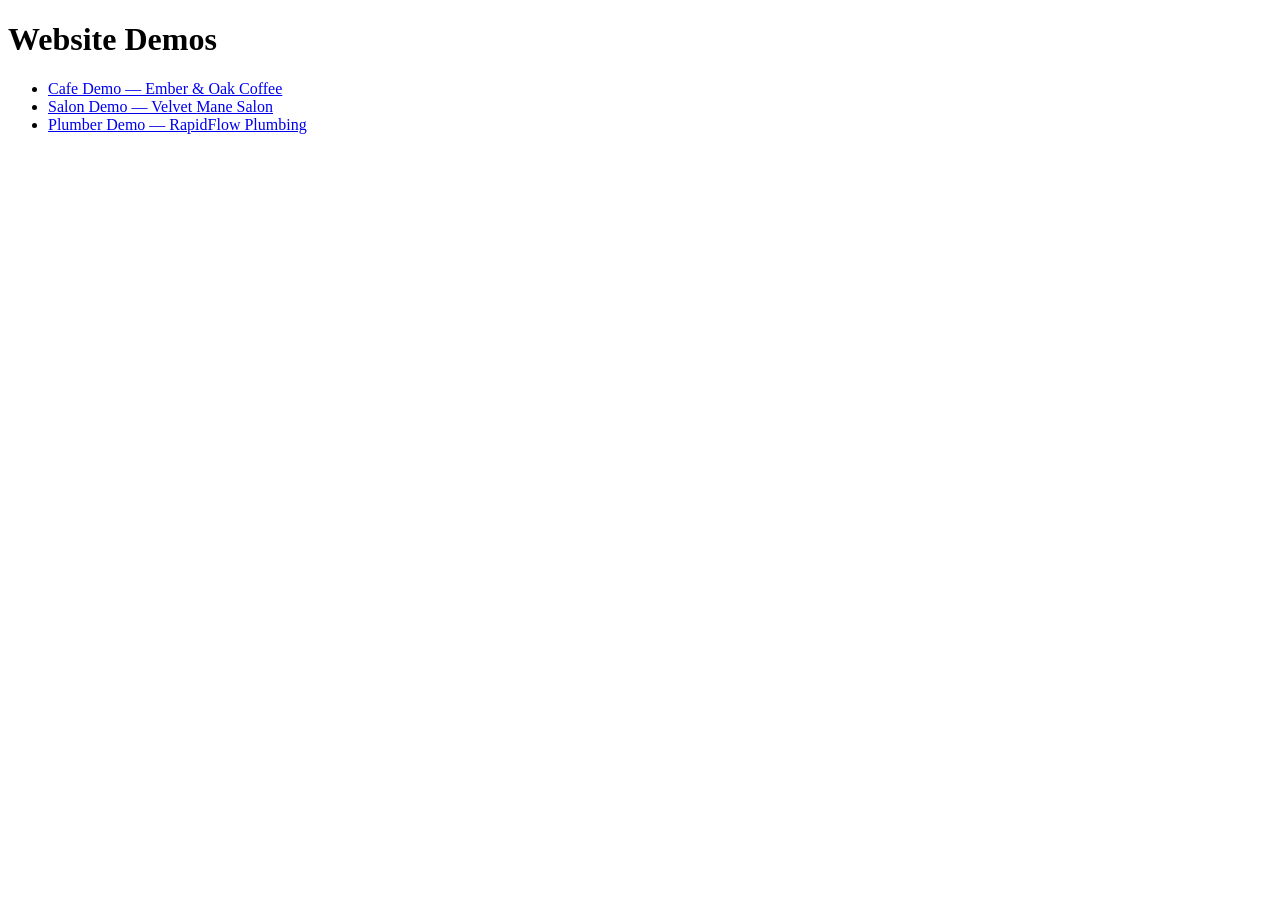
<file: index.html>
<!DOCTYPE html><html lang="en"><head><meta charset="utf-8"><title>Website Demos</title></head><body><h1>Website Demos</h1><ul><li><a href="cafe.html">Cafe Demo — Ember & Oak Coffee</a></li><li><a href="salon.html">Salon Demo — Velvet Mane Salon</a></li><li><a href="plumber.html">Plumber Demo — RapidFlow Plumbing</a></li></ul></body></html>
</file>
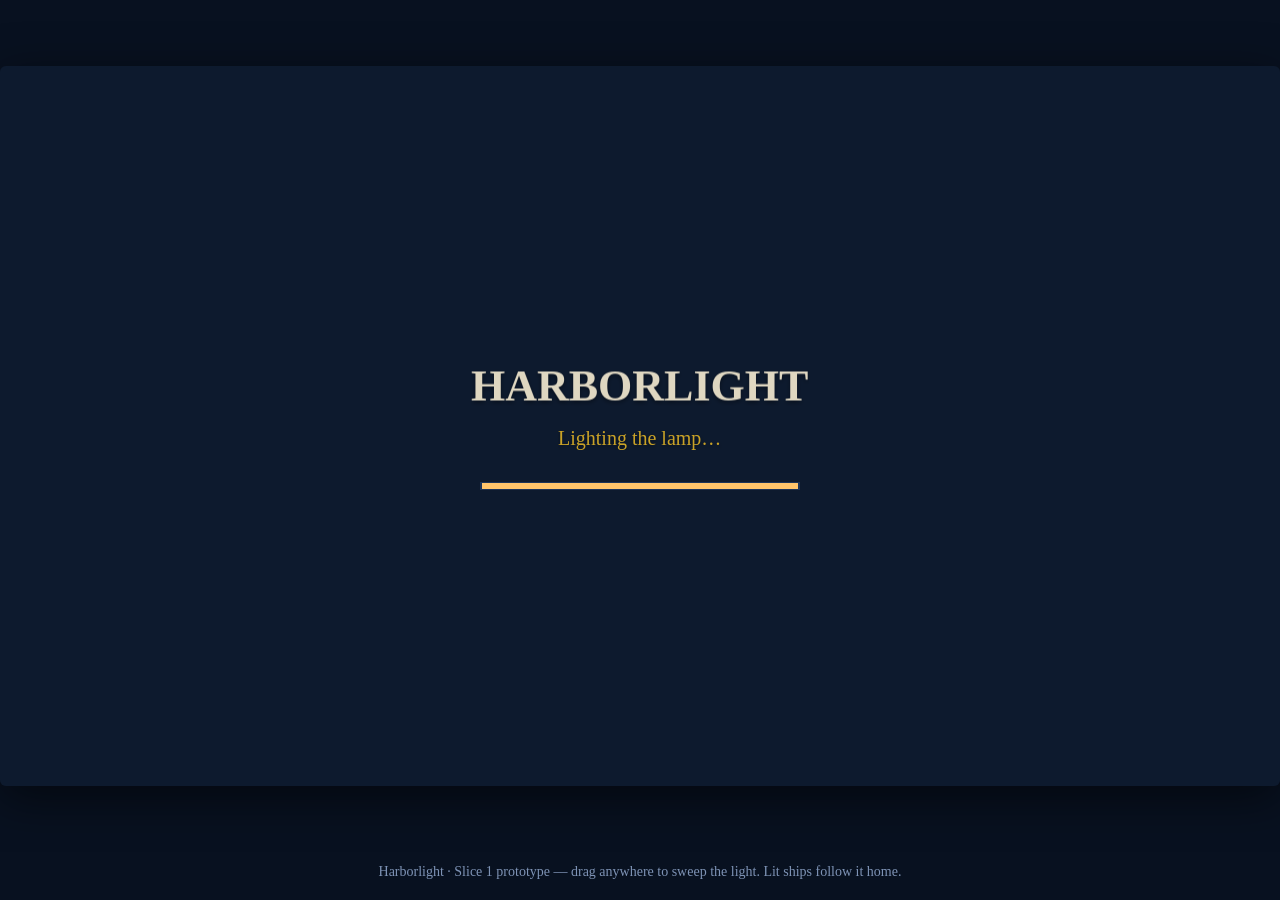
<file: harborlight/index.html>
<!DOCTYPE html>
<html lang="en">
<head>
<meta charset="UTF-8">
<meta name="viewport" content="width=device-width, initial-scale=1.0, maximum-scale=1.0, user-scalable=no">
<title>Harborlight — Bring every ship home</title>
<link rel="stylesheet" href="css/style.css">
</head>
<body>
<div id="game"></div>
<p id="caption">Harborlight · Slice 1 prototype — drag anywhere to sweep the light. Lit ships follow it home.</p>

<script>
  // Smoke-test hook: any boot error lands in the DOM where a headless check can see it.
  window.addEventListener('error', function (e) {
    document.body.setAttribute('data-hl-error', (e.message || 'unknown error'));
  });
</script>
<script src="assets/vendor/phaser.min.js"></script>
<script src="js/config.js"></script>
<script src="js/data.js"></script>
<script src="js/logic.js"></script>
<script src="js/save.js"></script>
<script src="js/audio.js"></script>
<script src="js/scenes/ui.js"></script>
<script src="js/scenes/BootScene.js"></script>
<script src="js/scenes/MenuScene.js"></script>
<script src="js/scenes/NightSelectScene.js"></script>
<script src="js/scenes/HarborScene.js"></script>
<script src="js/scenes/LogbookScene.js"></script>
<script src="js/scenes/SettingsScene.js"></script>
<script src="js/scenes/PauseScene.js"></script>
<script src="js/scenes/NightScene.js"></script>
<script src="js/main.js"></script>
</body>
</html>
</file>
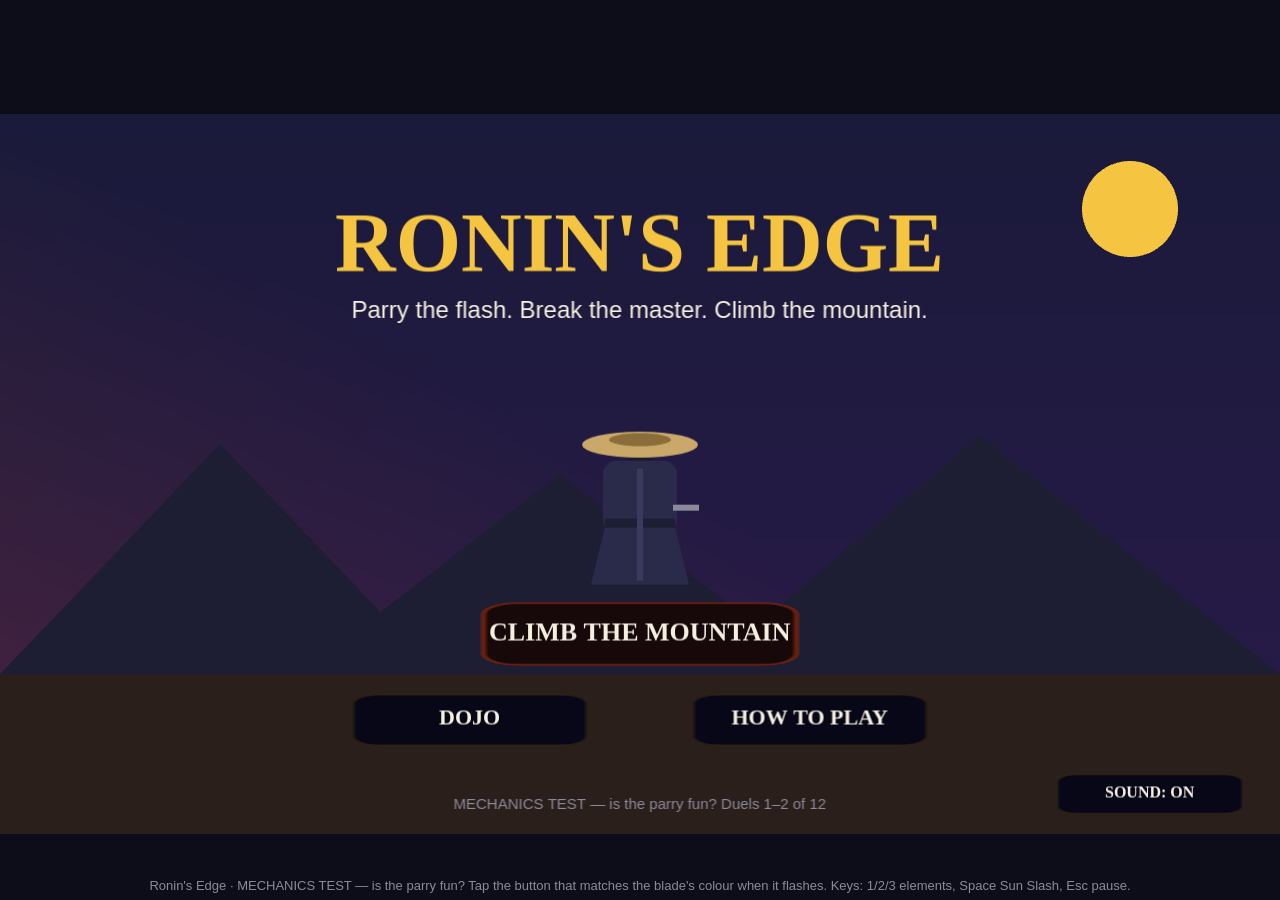
<file: ronins-edge/index.html>
<!DOCTYPE html>
<html lang="en">
<head>
<meta charset="UTF-8">
<meta name="viewport" content="width=device-width, initial-scale=1.0, maximum-scale=1.0, user-scalable=no">
<title>Ronin's Edge — Parry the flash. Break the master. Climb the mountain.</title>
<link rel="icon" href="data:,">
<link rel="stylesheet" href="css/style.css">
</head>
<body>
<div id="game"></div>
<p id="caption">Ronin's Edge · MECHANICS TEST — is the parry fun? Tap the button that matches the blade's colour when it flashes. Keys: 1/2/3 elements, Space Sun Slash, Esc pause.</p>

<script>
  // Smoke-test hook: any boot error lands in the DOM where a headless check can see it.
  window.addEventListener('error', function (e) {
    document.body.setAttribute('data-re-error', (e.message || 'unknown error'));
  });
</script>
<script src="assets/vendor/phaser.min.js"></script>
<script src="js/config.js"></script>
<script src="js/data.js"></script>
<script src="js/logic.js"></script>
<script src="js/save.js"></script>
<script src="js/audio.js"></script>
<script src="js/scenes/ui.js"></script>
<script src="js/scenes/BootScene.js"></script>
<script src="js/scenes/MenuScene.js"></script>
<script src="js/scenes/PathScene.js"></script>
<script src="js/scenes/DojoScene.js"></script>
<script src="js/scenes/HowToScene.js"></script>
<script src="js/scenes/DuelScene.js"></script>
<script src="js/scenes/ResultScene.js"></script>
<script src="js/scenes/PauseScene.js"></script>
<script src="js/main.js"></script>
</body>
</html>
</file>
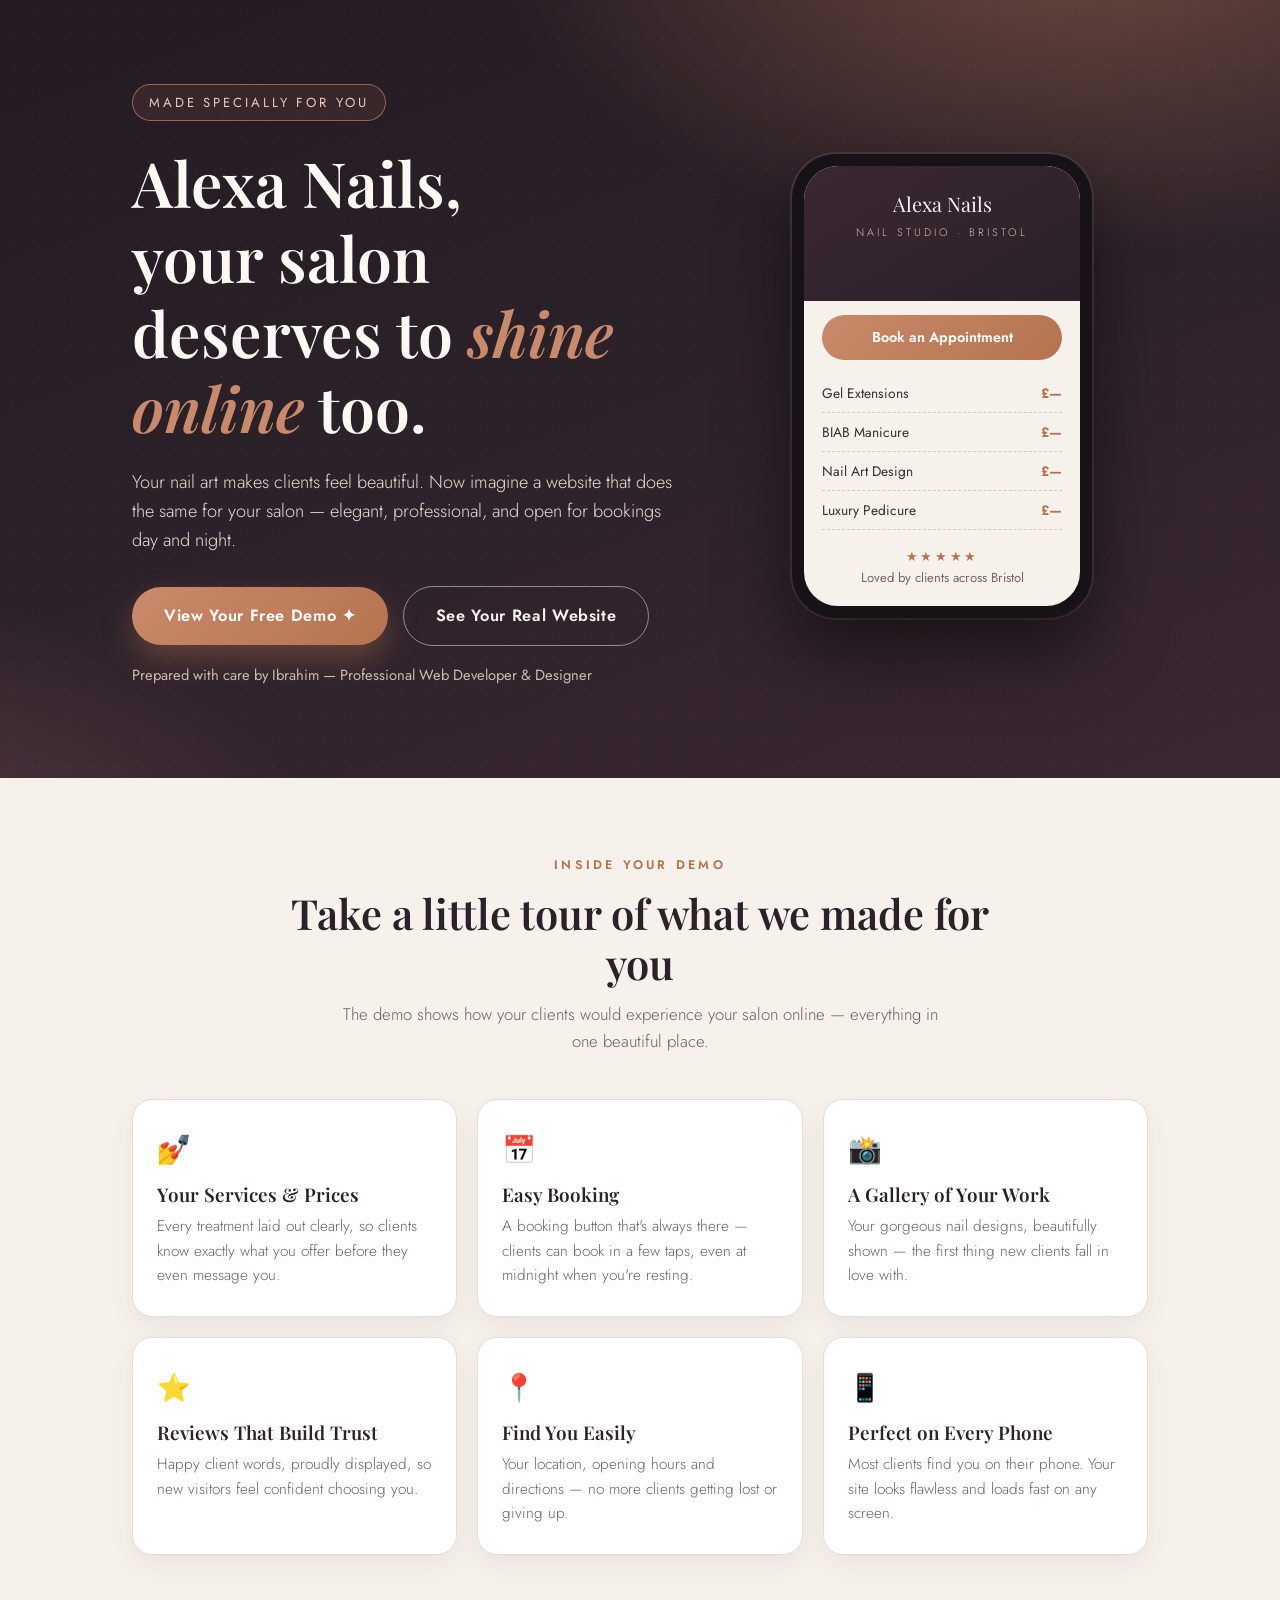
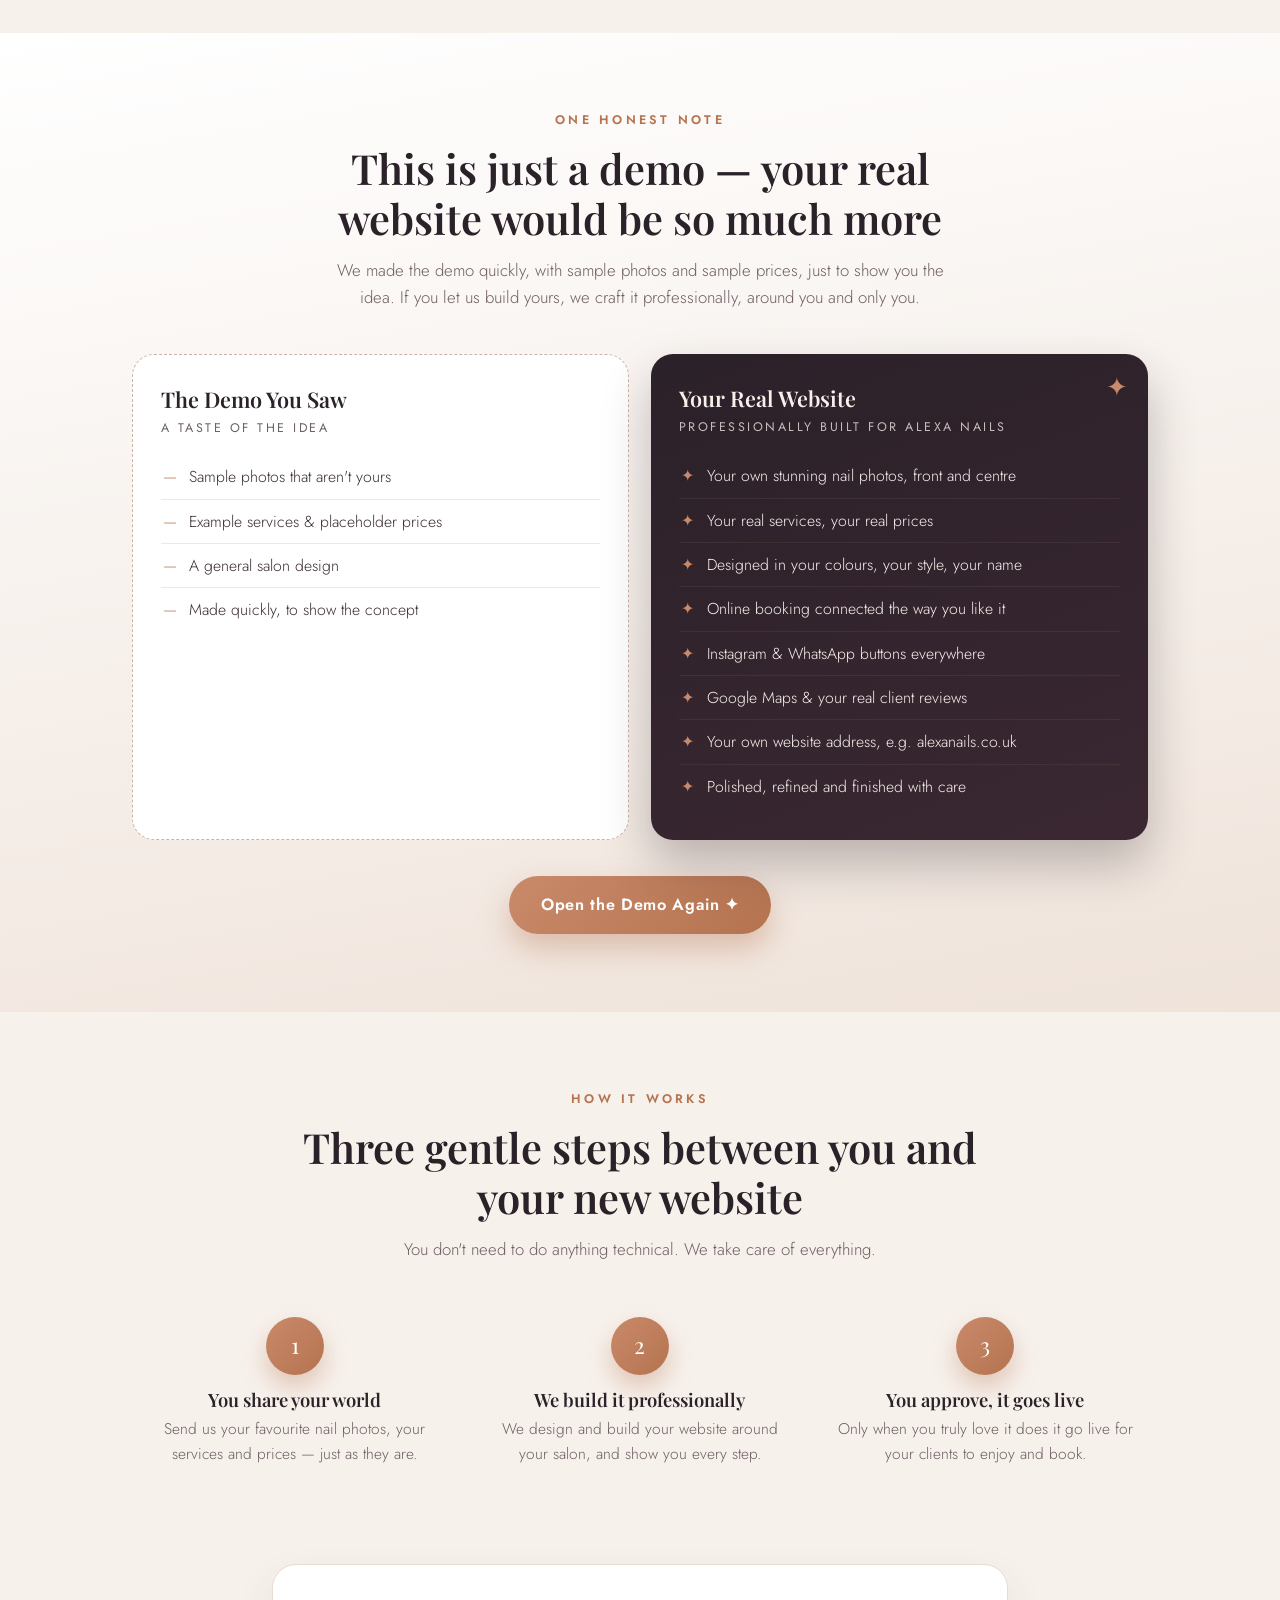
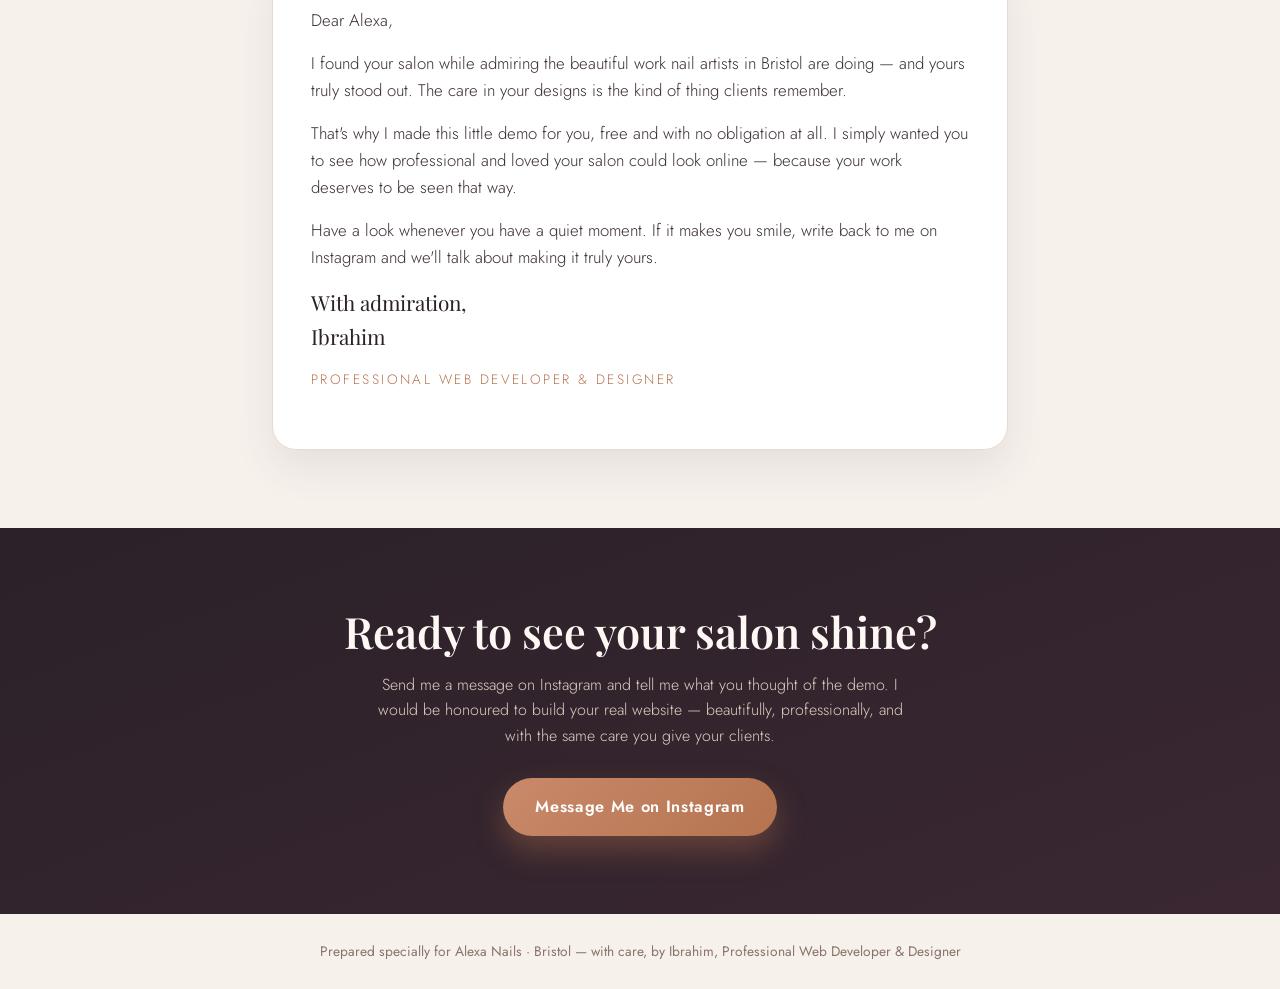
<file: alexa-nails.html>
<!DOCTYPE html>
<html lang="en">
<head>
<meta charset="UTF-8">
<meta name="viewport" content="width=device-width, initial-scale=1.0">
<title>For Alexa Nails — Your Salon, Beautifully Online</title>
<meta name="description" content="A special presentation for Alexa Nails: see your free demo, and imagine your own professional website.">
<link rel="preconnect" href="https://fonts.googleapis.com">
<link rel="preconnect" href="https://fonts.gstatic.com" crossorigin>
<link href="https://fonts.googleapis.com/css2?family=Playfair+Display:ital,wght@0,500;0,600;0,700;1,500&family=Jost:wght@300;400;500;600&display=swap" rel="stylesheet">
<style>
  :root{
    --plum:#2b2129; --plum2:#46363d; --rose:#c98a6b; --rose2:#b5734f;
    --cream:#f7f1ec; --sand:#efe3da; --line:#d9c8c2; --ink:#3a2d33;
  }
  *{margin:0;padding:0;box-sizing:border-box}
  html{scroll-behavior:smooth}
  body{font-family:'Jost',sans-serif;background:var(--cream);color:var(--ink);line-height:1.6;overflow-x:hidden}
  h1,h2,h3{font-family:'Playfair Display',serif;font-weight:600;line-height:1.2}
  .wrap{max-width:1060px;margin:0 auto;padding:0 22px}
  .reveal{opacity:0;transform:translateY(26px);transition:opacity .8s ease,transform .8s ease}
  .reveal.in{opacity:1;transform:none}

  /* HERO */
  .hero{background:radial-gradient(1100px 600px at 85% -10%,#6e4a3f 0%,transparent 55%),radial-gradient(900px 520px at -10% 110%,#54383f 0%,transparent 50%),linear-gradient(160deg,#241a21 0%,var(--plum) 45%,#3a2731 100%);color:var(--cream);padding:84px 0 90px;position:relative;overflow:hidden}
  .hero::after{content:"";position:absolute;inset:0;background-image:radial-gradient(rgba(201,138,107,.20) 1.2px,transparent 1.3px);background-size:26px 26px;opacity:.35;pointer-events:none}
  .hero .wrap{position:relative;z-index:1;display:grid;grid-template-columns:1.15fr .85fr;gap:48px;align-items:center}
  .badge{display:inline-block;border:1px solid rgba(201,138,107,.65);color:#eccbb6;border-radius:999px;padding:7px 16px;font-size:.82rem;letter-spacing:.22em;text-transform:uppercase;margin-bottom:24px;background:rgba(201,138,107,.10)}
  .hero h1{font-size:clamp(2.4rem,5.4vw,3.9rem);color:#fdf8f4}
  .hero h1 em{color:var(--rose);font-style:italic}
  .hero p.lead{margin:22px 0 32px;font-size:1.14rem;font-weight:300;color:#e9dcd2;max-width:34rem}
  .btn{display:inline-block;background:linear-gradient(135deg,var(--rose),var(--rose2));color:#fff;text-decoration:none;padding:16px 32px;border-radius:999px;font-weight:600;letter-spacing:.04em;font-size:1.02rem;box-shadow:0 14px 30px rgba(181,115,79,.38);transition:transform .25s ease,box-shadow .25s ease}
  .btn:hover{transform:translateY(-3px);box-shadow:0 20px 38px rgba(181,115,79,.45)}
  .btn.ghost{background:transparent;border:1.5px solid rgba(247,241,236,.5);box-shadow:none;color:var(--cream);margin-left:10px}
  .hero .note{margin-top:18px;font-size:.92rem;color:#cdbcae}

  /* PHONE MOCK */
  .phone{width:min(300px,80vw);margin:0 auto;background:#171216;border-radius:44px;padding:12px;box-shadow:0 34px 70px rgba(0,0,0,.5),0 0 0 2px #4a3a42;animation:float 6s ease-in-out infinite}
  @keyframes float{0%,100%{transform:translateY(0)}50%{transform:translateY(-12px)}}
  .screen{background:var(--cream);border-radius:34px;overflow:hidden;color:var(--ink)}
  .screen .top{background:linear-gradient(150deg,#3a2731,var(--plum));color:var(--cream);padding:22px 18px 16px;text-align:center}
  .screen .top .salon{font-family:'Playfair Display',serif;font-size:1.25rem}
  .screen .top .sub{font-size:.68rem;letter-spacing:.28em;text-transform:uppercase;color:#d8bda9;margin-top:4px}
  .screen .book{display:block;margin:14px 18px 4px;background:linear-gradient(135deg,var(--rose),var(--rose2));color:#fff;text-align:center;padding:11px;border-radius:999px;font-weight:600;font-size:.9rem}
  .svc{padding:10px 18px 4px}
  .svc div{display:flex;justify-content:space-between;padding:8px 0;border-bottom:1px dashed var(--line);font-size:.86rem}
  .svc div b{color:var(--rose2)}
  .stars{text-align:center;padding:12px 10px 18px;font-size:.82rem;color:#7a6560}
  .stars span{color:var(--rose2);letter-spacing:.2em}

  section{padding:78px 0}
  .kicker{text-align:center;letter-spacing:.26em;text-transform:uppercase;font-size:.78rem;color:var(--rose2);font-weight:600;margin-bottom:12px}
  h2.title{text-align:center;font-size:clamp(1.8rem,4vw,2.6rem);color:var(--plum);max-width:44rem;margin:0 auto 14px}
  .sub{text-align:center;color:#6e5d64;max-width:38rem;margin:0 auto 44px;font-weight:300;font-size:1.05rem}

  .grid3{display:grid;grid-template-columns:repeat(3,1fr);gap:20px}
  .card{background:#fff;border:1px solid #eadbd2;border-radius:20px;padding:28px 24px;box-shadow:0 10px 26px rgba(70,54,61,.07)}
  .card .ic{font-size:1.7rem;margin-bottom:12px}
  .card h3{font-size:1.18rem;color:var(--plum);margin-bottom:8px}
  .card p{font-size:.96rem;color:#6e5d64;font-weight:300}

  /* DEMO VS REAL */
  .versus{background:linear-gradient(170deg,#fff, var(--sand))}
  .vs{display:grid;grid-template-columns:1fr 1fr;gap:22px;align-items:stretch}
  .col{border-radius:22px;padding:32px 28px}
  .col.demo{background:#fff;border:1.5px dashed #cbb3a4}
  .col.real{background:linear-gradient(160deg,var(--plum),#3a2731);color:var(--cream);box-shadow:0 24px 48px rgba(43,33,41,.28);position:relative;overflow:hidden}
  .col.real::after{content:"✦";position:absolute;top:14px;right:20px;font-size:1.6rem;color:var(--rose)}
  .col h3{font-size:1.35rem;margin-bottom:6px}
  .col.demo h3{color:var(--plum)}
  .col .tag{font-size:.78rem;letter-spacing:.2em;text-transform:uppercase;opacity:.75;margin-bottom:16px}
  .col ul{list-style:none}
  .col li{padding:9px 0 9px 28px;position:relative;font-weight:300;font-size:.99rem;border-bottom:1px solid rgba(140,110,95,.16)}
  .col li:last-child{border-bottom:none}
  .col li::before{content:"—";position:absolute;left:2px;color:var(--rose2)}
  .col.real li::before{content:"✦";color:var(--rose)}
  .centerbtn{text-align:center;margin-top:36px}

  .steps{display:grid;grid-template-columns:repeat(3,1fr);gap:20px}
  .step{text-align:center;padding:10px}
  .step .num{width:58px;height:58px;margin:0 auto 14px;border-radius:50%;background:linear-gradient(135deg,var(--rose),var(--rose2));color:#fff;font-family:'Playfair Display',serif;font-size:1.4rem;display:flex;align-items:center;justify-content:center;box-shadow:0 12px 24px rgba(181,115,79,.35)}
  .step h3{color:var(--plum);margin-bottom:6px;font-size:1.15rem}
  .step p{color:#6e5d64;font-weight:300;font-size:.97rem}

  .letter{background:#fff;border:1px solid #eadbd2;border-radius:24px;padding:42px 38px;max-width:46rem;margin:0 auto;box-shadow:0 18px 40px rgba(70,54,61,.09)}
  .letter p{margin-bottom:16px;font-weight:300;font-size:1.05rem}
  .letter .sign{font-family:'Playfair Display',serif;font-size:1.3rem;color:var(--plum)}
  .letter .role{font-size:.85rem;letter-spacing:.18em;text-transform:uppercase;color:var(--rose2)}

  .cta{background:linear-gradient(160deg,var(--plum),#3a2731);color:var(--cream);text-align:center}
  .cta h2{color:#fdf8f4;font-size:clamp(1.9rem,4.4vw,2.7rem);max-width:40rem;margin:0 auto 14px}
  .cta p{color:#e0cfc2;font-weight:300;max-width:34rem;margin:0 auto 30px}
  footer{padding:26px 0;text-align:center;font-size:.86rem;color:#8a7468;background:var(--cream)}

  @media(max-width:820px){
    .hero .wrap{grid-template-columns:1fr;text-align:center}
    .hero p.lead{margin-left:auto;margin-right:auto}
    .grid3,.vs,.steps{grid-template-columns:1fr}
    .btn.ghost{margin-left:0;margin-top:12px}
    section{padding:58px 0}
  }
</style>
</head>
<body>

<header class="hero">
  <div class="wrap">
    <div>
      <span class="badge">Made specially for you</span>
      <h1>Alexa Nails,<br>your salon deserves to <em>shine online</em> too.</h1>
      <p class="lead">Your nail art makes clients feel beautiful. Now imagine a website that does the same for your salon — elegant, professional, and open for bookings day and night.</p>
      <a class="btn" href="https://website-demos-lemon.vercel.app/salon.html" target="_blank" rel="noopener">View Your Free Demo ✦</a>
      <a class="btn ghost" href="#real">See Your Real Website</a>
      <p class="note">Prepared with care by Ibrahim — Professional Web Developer &amp; Designer</p>
    </div>
    <div>
      <div class="phone" aria-hidden="true">
        <div class="screen">
          <div class="top">
            <div class="salon">Alexa Nails</div>
            <div class="sub">Nail Studio · Bristol</div>
          </div>
          <span class="book">Book an Appointment</span>
          <div class="svc">
            <div><span>Gel Extensions</span><b>£—</b></div>
            <div><span>BIAB Manicure</span><b>£—</b></div>
            <div><span>Nail Art Design</span><b>£—</b></div>
            <div><span>Luxury Pedicure</span><b>£—</b></div>
          </div>
          <div class="stars"><span>★★★★★</span><br>Loved by clients across Bristol</div>
        </div>
      </div>
    </div>
  </div>
</header>

<section>
  <div class="wrap">
    <p class="kicker reveal">Inside your demo</p>
    <h2 class="title reveal">Take a little tour of what we made for you</h2>
    <p class="sub reveal">The demo shows how your clients would experience your salon online — everything in one beautiful place.</p>
    <div class="grid3">
      <div class="card reveal"><div class="ic">💅</div><h3>Your Services &amp; Prices</h3><p>Every treatment laid out clearly, so clients know exactly what you offer before they even message you.</p></div>
      <div class="card reveal"><div class="ic">📅</div><h3>Easy Booking</h3><p>A booking button that's always there — clients can book in a few taps, even at midnight when you're resting.</p></div>
      <div class="card reveal"><div class="ic">📸</div><h3>A Gallery of Your Work</h3><p>Your gorgeous nail designs, beautifully shown — the first thing new clients fall in love with.</p></div>
      <div class="card reveal"><div class="ic">⭐</div><h3>Reviews That Build Trust</h3><p>Happy client words, proudly displayed, so new visitors feel confident choosing you.</p></div>
      <div class="card reveal"><div class="ic">📍</div><h3>Find You Easily</h3><p>Your location, opening hours and directions — no more clients getting lost or giving up.</p></div>
      <div class="card reveal"><div class="ic">📱</div><h3>Perfect on Every Phone</h3><p>Most clients find you on their phone. Your site looks flawless and loads fast on any screen.</p></div>
    </div>
  </div>
</section>

<section class="versus" id="real">
  <div class="wrap">
    <p class="kicker reveal">One honest note</p>
    <h2 class="title reveal">This is just a demo — your real website would be so much more</h2>
    <p class="sub reveal">We made the demo quickly, with sample photos and sample prices, just to show you the idea. If you let us build yours, we craft it professionally, around you and only you.</p>
    <div class="vs">
      <div class="col demo reveal">
        <h3>The Demo You Saw</h3>
        <p class="tag">A taste of the idea</p>
        <ul>
          <li>Sample photos that aren't yours</li>
          <li>Example services &amp; placeholder prices</li>
          <li>A general salon design</li>
          <li>Made quickly, to show the concept</li>
        </ul>
      </div>
      <div class="col real reveal">
        <h3>Your Real Website</h3>
        <p class="tag">Professionally built for Alexa Nails</p>
        <ul>
          <li>Your own stunning nail photos, front and centre</li>
          <li>Your real services, your real prices</li>
          <li>Designed in your colours, your style, your name</li>
          <li>Online booking connected the way you like it</li>
          <li>Instagram &amp; WhatsApp buttons everywhere</li>
          <li>Google Maps &amp; your real client reviews</li>
          <li>Your own website address, e.g. alexanails.co.uk</li>
          <li>Polished, refined and finished with care</li>
        </ul>
      </div>
    </div>
    <div class="centerbtn reveal">
      <a class="btn" href="https://website-demos-lemon.vercel.app/salon.html" target="_blank" rel="noopener">Open the Demo Again ✦</a>
    </div>
  </div>
</section>

<section>
  <div class="wrap">
    <p class="kicker reveal">How it works</p>
    <h2 class="title reveal">Three gentle steps between you and your new website</h2>
    <p class="sub reveal">You don't need to do anything technical. We take care of everything.</p>
    <div class="steps">
      <div class="step reveal"><div class="num">1</div><h3>You share your world</h3><p>Send us your favourite nail photos, your services and prices — just as they are.</p></div>
      <div class="step reveal"><div class="num">2</div><h3>We build it professionally</h3><p>We design and build your website around your salon, and show you every step.</p></div>
      <div class="step reveal"><div class="num">3</div><h3>You approve, it goes live</h3><p>Only when you truly love it does it go live for your clients to enjoy and book.</p></div>
    </div>
  </div>
</section>

<section style="padding-top:10px">
  <div class="wrap">
    <div class="letter reveal">
      <p>Dear Alexa,</p>
      <p>I found your salon while admiring the beautiful work nail artists in Bristol are doing — and yours truly stood out. The care in your designs is the kind of thing clients remember.</p>
      <p>That's why I made this little demo for you, free and with no obligation at all. I simply wanted you to see how professional and loved your salon could look online — because your work deserves to be seen that way.</p>
      <p>Have a look whenever you have a quiet moment. If it makes you smile, write back to me on Instagram and we'll talk about making it truly yours.</p>
      <p class="sign">With admiration,<br>Ibrahim</p>
      <p class="role">Professional Web Developer &amp; Designer</p>
    </div>
  </div>
</section>

<section class="cta">
  <div class="wrap">
    <h2 class="reveal">Ready to see your salon shine?</h2>
    <p class="reveal">Send me a message on Instagram and tell me what you thought of the demo. I would be honoured to build your real website — beautifully, professionally, and with the same care you give your clients.</p>
    <a class="btn reveal" href="https://www.instagram.com/mdibrahim.4638" target="_blank" rel="noopener">Message Me on Instagram</a>
  </div>
</section>

<footer>Prepared specially for Alexa Nails · Bristol — with care, by Ibrahim, Professional Web Developer &amp; Designer</footer>

<script>
  const io = new IntersectionObserver(es => es.forEach(e => { if (e.isIntersecting) { e.target.classList.add('in'); io.unobserve(e.target); } }), { threshold: .12 });
  document.querySelectorAll('.reveal').forEach(el => io.observe(el));
</script>
</body>
</html>
</file>
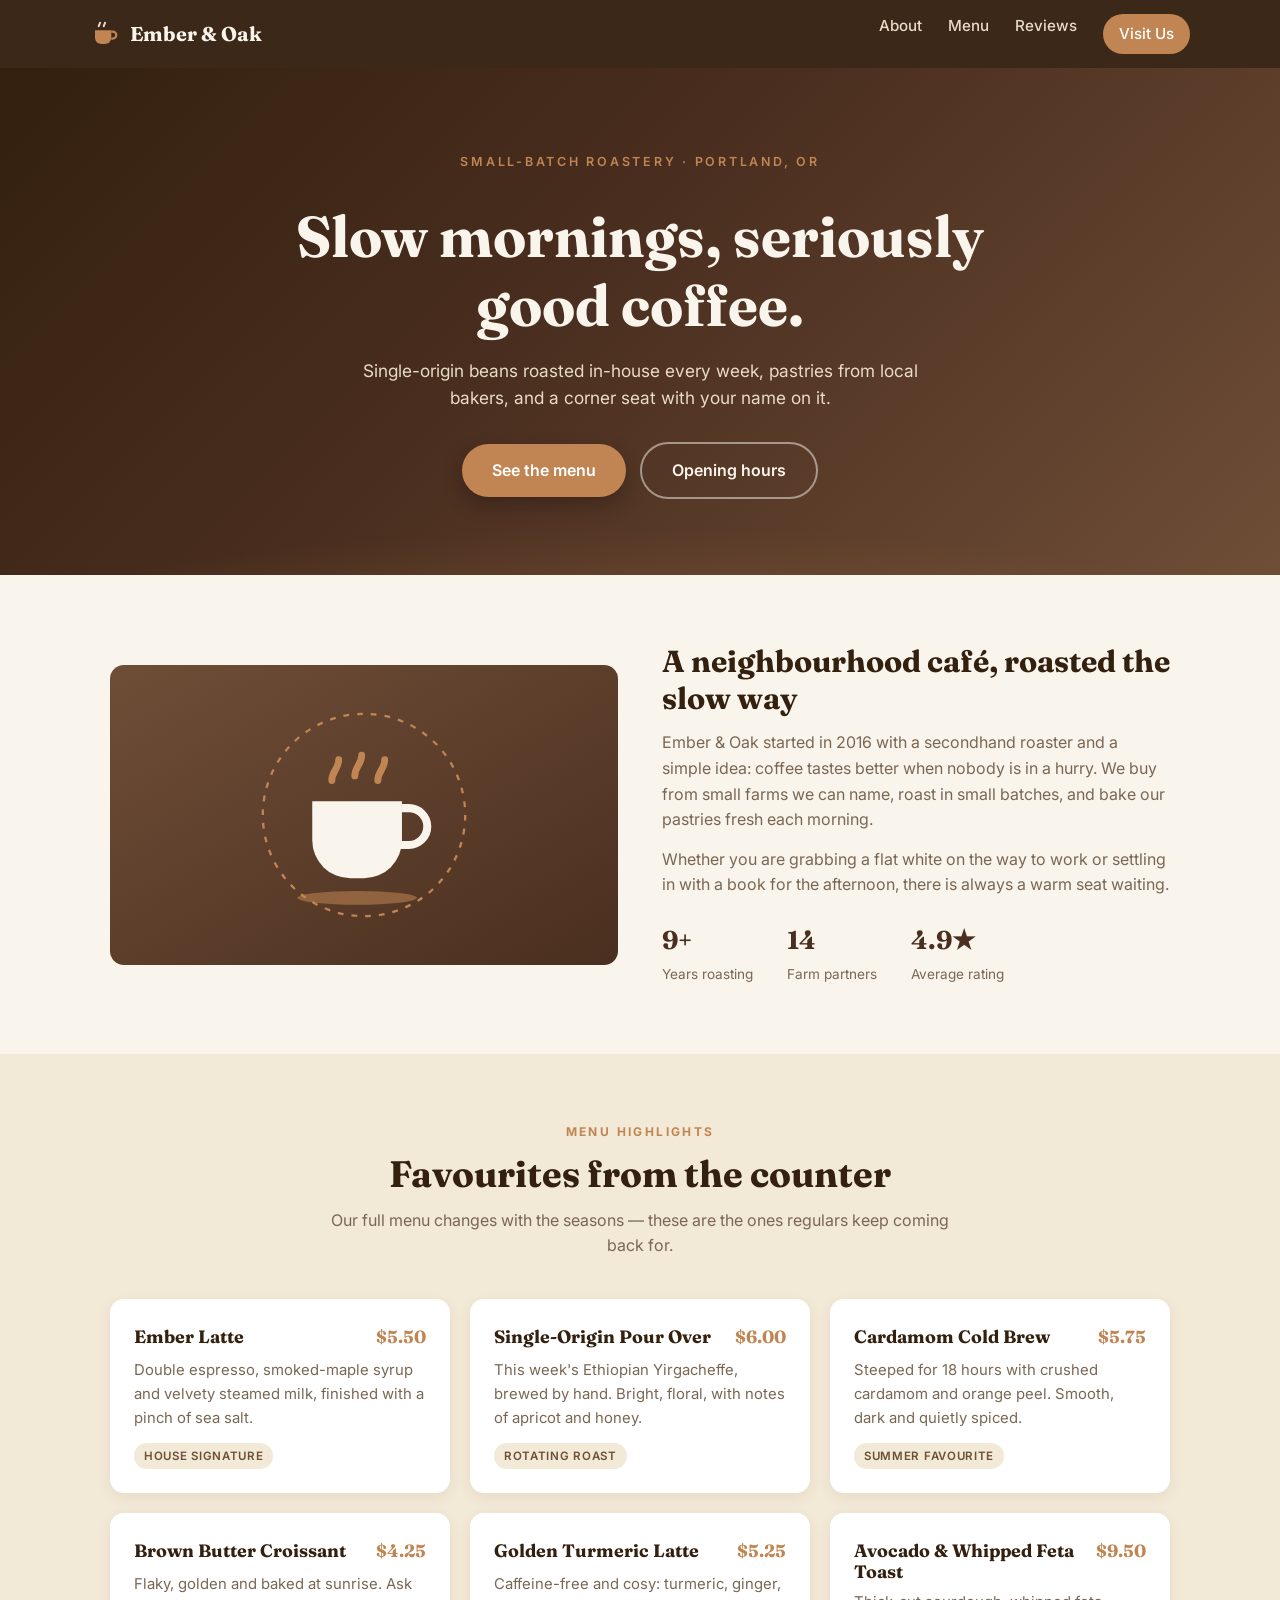
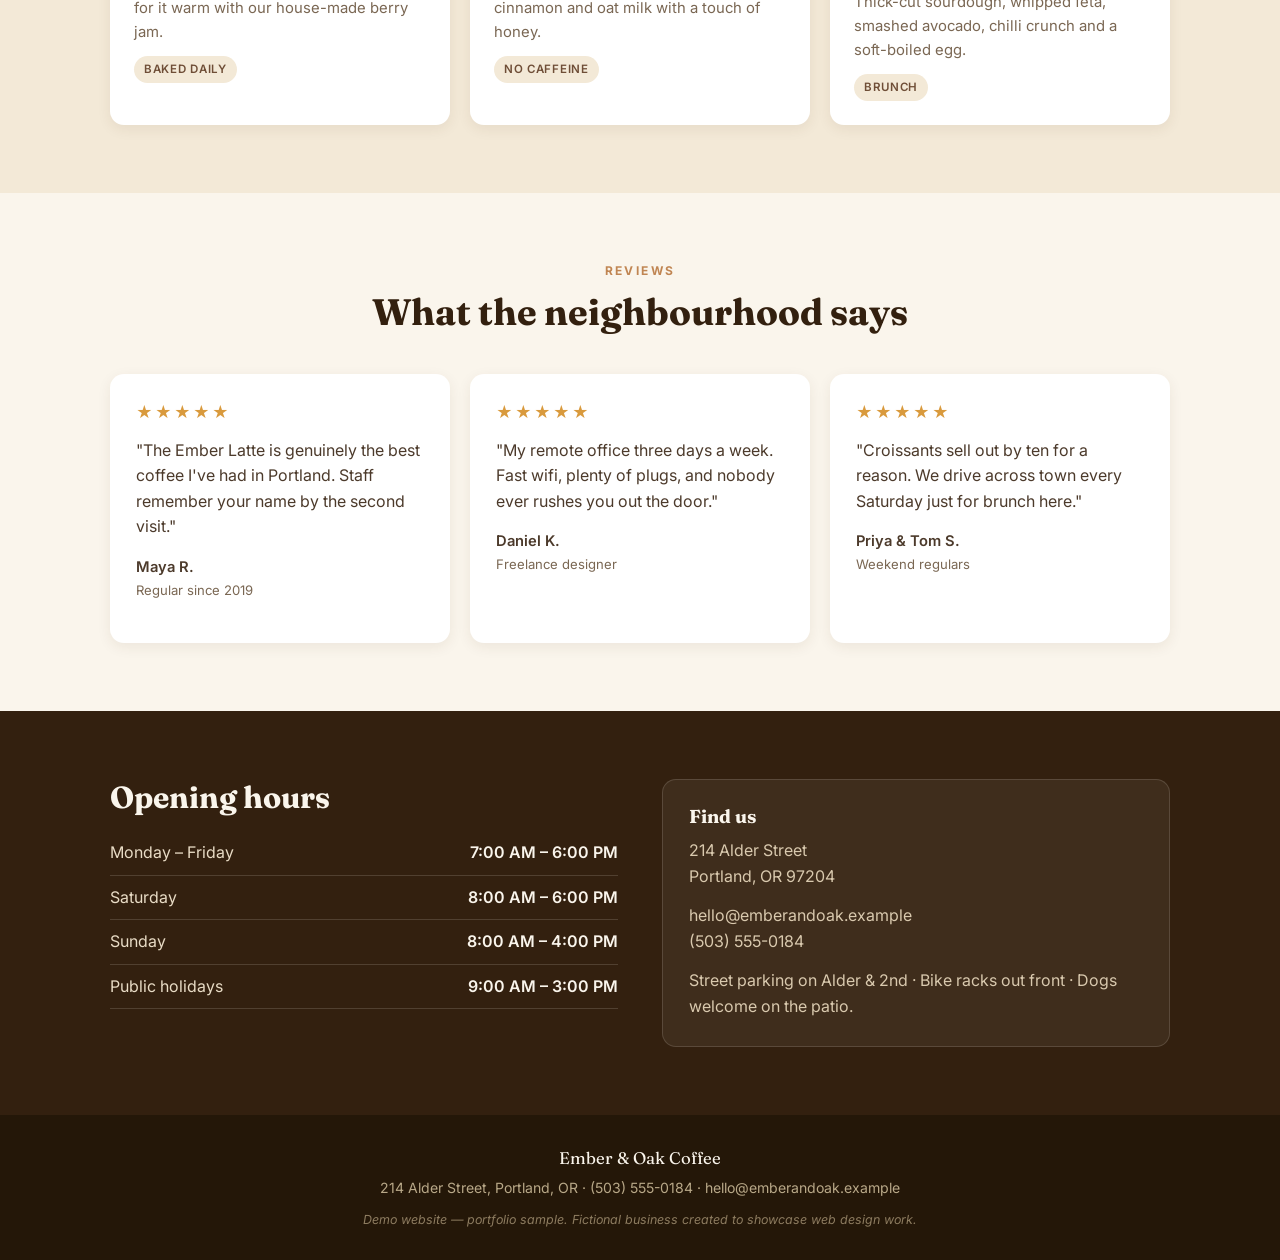
<file: cafe.html>
<!DOCTYPE html>
<html lang="en">
<head>
<meta charset="UTF-8">
<meta name="viewport" content="width=device-width, initial-scale=1.0">
<title>Ember &amp; Oak Coffee — Portland, OR</title>
<link rel="preconnect" href="https://fonts.googleapis.com">
<link href="https://fonts.googleapis.com/css2?family=Fraunces:wght@500;600;700&family=Inter:wght@400;500;600&display=swap" rel="stylesheet">
<style>
  :root{
    --brown:#4a2e1f; --brown-dark:#33200f; --coffee:#6f4e37; --caramel:#c08552;
    --cream:#faf5ec; --cream-2:#f3e9d7; --ink:#2b1c12; --muted:#7a6753;
    --radius:14px;
  }
  *{margin:0;padding:0;box-sizing:border-box}
  html{scroll-behavior:smooth}
  body{font-family:'Inter',system-ui,-apple-system,'Segoe UI',sans-serif;color:var(--ink);background:var(--cream);line-height:1.6}
  h1,h2,h3{font-family:'Fraunces',Georgia,'Times New Roman',serif;line-height:1.2;color:var(--brown-dark)}
  .wrap{max-width:1100px;margin:0 auto;padding:0 20px}
  a{text-decoration:none}

  /* Nav */
  header{position:sticky;top:0;z-index:50;background:rgba(51,32,15,.96);backdrop-filter:blur(6px)}
  .nav{display:flex;align-items:center;justify-content:space-between;padding:14px 0}
  .logo{display:flex;align-items:center;gap:10px;color:var(--cream);font-family:'Fraunces',Georgia,serif;font-size:1.25rem;font-weight:700}
  .logo svg{flex:none}
  .nav-links{display:flex;gap:26px}
  .nav-links a{color:#e9dcc6;font-size:.95rem;font-weight:500}
  .nav-links a:hover{color:var(--caramel)}
  .nav-cta{background:var(--caramel);color:#fff !important;padding:8px 16px;border-radius:999px;font-weight:600}
  .nav-cta:hover{background:#a96f3e}

  /* Hero */
  .hero{background:linear-gradient(135deg,#33200f 0%,#4a2e1f 45%,#6f4e37 100%);color:var(--cream);padding:84px 0 76px;text-align:center;position:relative;overflow:hidden}
  .hero::after{content:"";position:absolute;inset:auto -10% -60% -10%;height:70%;background:radial-gradient(ellipse at center,rgba(192,133,82,.35),transparent 70%);pointer-events:none}
  .hero .kicker{letter-spacing:.22em;text-transform:uppercase;font-size:.78rem;color:var(--caramel);font-weight:600}
  .hero h1{color:var(--cream);font-size:clamp(2.3rem,6vw,3.6rem);margin:14px auto 16px;max-width:720px}
  .hero p{max-width:560px;margin:0 auto 30px;color:#e9dcc6;font-size:1.08rem}
  .btn{display:inline-block;padding:14px 30px;border-radius:999px;font-weight:600;font-size:1rem;transition:transform .15s ease,background .15s ease,box-shadow .15s ease}
  .btn-primary{background:var(--caramel);color:#fff;box-shadow:0 8px 20px rgba(0,0,0,.25)}
  .btn-primary:hover{background:#a96f3e;transform:translateY(-2px)}
  .btn-ghost{border:2px solid rgba(250,245,236,.5);color:var(--cream);margin-left:10px}
  .btn-ghost:hover{border-color:var(--cream);transform:translateY(-2px)}

  section{padding:68px 0}
  .section-head{text-align:center;max-width:620px;margin:0 auto 40px}
  .section-head .kicker{letter-spacing:.2em;text-transform:uppercase;font-size:.75rem;color:var(--caramel);font-weight:700}
  .section-head h2{font-size:clamp(1.7rem,4vw,2.3rem);margin:10px 0 12px}
  .section-head p{color:var(--muted)}

  /* About */
  .about-grid{display:grid;grid-template-columns:1fr 1fr;gap:44px;align-items:center}
  .about-art{border-radius:var(--radius);background:linear-gradient(150deg,#6f4e37,#4a2e1f);min-height:300px;display:flex;align-items:center;justify-content:center;padding:34px}
  .about-art svg{max-width:230px;width:100%;height:auto}
  .about-grid h2{font-size:1.9rem;margin-bottom:14px}
  .about-grid p{color:var(--muted);margin-bottom:14px}
  .stats{display:flex;gap:34px;margin-top:22px}
  .stats div strong{display:block;font-family:'Fraunces',Georgia,serif;font-size:1.6rem;color:var(--brown)}
  .stats div span{font-size:.85rem;color:var(--muted)}

  /* Menu */
  .menu-sec{background:var(--cream-2)}
  .menu-grid{display:grid;grid-template-columns:repeat(3,1fr);gap:20px}
  .menu-card{background:#fff;border-radius:var(--radius);padding:24px;box-shadow:0 4px 14px rgba(74,46,31,.08);transition:transform .15s ease,box-shadow .15s ease}
  .menu-card:hover{transform:translateY(-4px);box-shadow:0 10px 24px rgba(74,46,31,.14)}
  .menu-card .top{display:flex;justify-content:space-between;align-items:baseline;gap:10px}
  .menu-card h3{font-size:1.12rem}
  .price{font-family:'Fraunces',Georgia,serif;font-weight:700;color:var(--caramel);font-size:1.1rem;white-space:nowrap}
  .menu-card p{color:var(--muted);font-size:.93rem;margin-top:8px}
  .tag{display:inline-block;margin-top:12px;font-size:.72rem;font-weight:600;letter-spacing:.06em;text-transform:uppercase;background:var(--cream-2);color:var(--coffee);padding:4px 10px;border-radius:999px}

  /* Reviews */
  .reviews-grid{display:grid;grid-template-columns:repeat(3,1fr);gap:20px}
  .review{background:#fff;border-radius:var(--radius);padding:26px;box-shadow:0 4px 14px rgba(74,46,31,.08)}
  .stars{color:#d99a3d;font-size:1rem;letter-spacing:2px}
  .review p{margin:12px 0 16px;color:#4c3a2b}
  .review .who{font-weight:600;font-size:.92rem}
  .review .who span{display:block;font-weight:400;color:var(--muted);font-size:.82rem}

  /* Visit */
  .visit-sec{background:var(--brown-dark);color:var(--cream)}
  .visit-grid{display:grid;grid-template-columns:1fr 1fr;gap:44px}
  .visit-sec h2{color:var(--cream);font-size:1.9rem;margin-bottom:16px}
  .visit-sec p{color:#d9c9ae}
  .hours{width:100%;border-collapse:collapse;margin-top:8px}
  .hours td{padding:9px 0;border-bottom:1px solid rgba(250,245,236,.15);color:#e9dcc6}
  .hours td:last-child{text-align:right;font-weight:600;color:var(--cream)}
  .visit-card{background:rgba(250,245,236,.06);border:1px solid rgba(250,245,236,.14);border-radius:var(--radius);padding:26px}
  .visit-card h3{color:var(--cream);margin-bottom:10px}

  footer{background:#241708;color:#b8a888;padding:30px 0;text-align:center;font-size:.88rem}
  footer .fname{font-family:'Fraunces',Georgia,serif;color:var(--cream);font-size:1.05rem;margin-bottom:6px}
  footer .demo{margin-top:10px;font-size:.78rem;color:#8d7c60;font-style:italic}

  @media (max-width:820px){
    .menu-grid,.reviews-grid{grid-template-columns:1fr 1fr}
    .about-grid,.visit-grid{grid-template-columns:1fr}
  }
  @media (max-width:560px){
    .nav-links a:not(.nav-cta){display:none}
    .menu-grid,.reviews-grid{grid-template-columns:1fr}
    .hero{padding:60px 0 56px}
    .btn-ghost{margin-left:0;margin-top:10px}
    .stats{gap:22px}
    section{padding:52px 0}
  }
</style>
</head>
<body>

<header>
  <div class="wrap nav">
    <a class="logo" href="#">
      <svg width="30" height="30" viewBox="0 0 24 24" fill="none" aria-hidden="true"><path d="M4 9h13v6a5 5 0 0 1-5 5h-3a5 5 0 0 1-5-5V9Z" fill="#c08552"/><path d="M17 10h1.2a2.8 2.8 0 0 1 0 5.6H17" stroke="#c08552" stroke-width="1.8"/><path d="M8 3c0 1.2-1 1.6-1 2.8M12 3c0 1.2-1 1.6-1 2.8" stroke="#e9dcc6" stroke-width="1.6" stroke-linecap="round"/></svg>
      Ember &amp; Oak
    </a>
    <nav class="nav-links">
      <a href="#about">About</a>
      <a href="#menu">Menu</a>
      <a href="#reviews">Reviews</a>
      <a href="#visit" class="nav-cta">Visit Us</a>
    </nav>
  </div>
</header>

<section class="hero">
  <div class="wrap">
    <p class="kicker">Small-batch roastery · Portland, OR</p>
    <h1>Slow mornings, seriously good coffee.</h1>
    <p>Single-origin beans roasted in-house every week, pastries from local bakers, and a corner seat with your name on it.</p>
    <a class="btn btn-primary" href="#menu">See the menu</a>
    <a class="btn btn-ghost" href="#visit">Opening hours</a>
  </div>
</section>

<section id="about">
  <div class="wrap about-grid">
    <div class="about-art" aria-hidden="true">
      <svg viewBox="0 0 200 200" fill="none"><circle cx="100" cy="100" r="88" stroke="#c08552" stroke-width="2" stroke-dasharray="5 7"/><path d="M55 88h78v34a33 33 0 0 1-33 33h-12a33 33 0 0 1-33-33V88Z" fill="#faf5ec"/><path d="M133 94h6a16 16 0 0 1 0 32h-8" stroke="#faf5ec" stroke-width="7"/><path d="M78 52c0 8-6 10-6 18M98 48c0 8-6 10-6 18M118 52c0 8-6 10-6 18" stroke="#c08552" stroke-width="6" stroke-linecap="round"/><ellipse cx="94" cy="172" rx="52" ry="6" fill="#c08552" opacity=".55"/></svg>
    </div>
    <div>
      <h2>A neighbourhood café, roasted the slow way</h2>
      <p>Ember &amp; Oak started in 2016 with a secondhand roaster and a simple idea: coffee tastes better when nobody is in a hurry. We buy from small farms we can name, roast in small batches, and bake our pastries fresh each morning.</p>
      <p>Whether you are grabbing a flat white on the way to work or settling in with a book for the afternoon, there is always a warm seat waiting.</p>
      <div class="stats">
        <div><strong>9+</strong><span>Years roasting</span></div>
        <div><strong>14</strong><span>Farm partners</span></div>
        <div><strong>4.9★</strong><span>Average rating</span></div>
      </div>
    </div>
  </div>
</section>

<section id="menu" class="menu-sec">
  <div class="wrap">
    <div class="section-head">
      <p class="kicker">Menu highlights</p>
      <h2>Favourites from the counter</h2>
      <p>Our full menu changes with the seasons — these are the ones regulars keep coming back for.</p>
    </div>
    <div class="menu-grid">
      <div class="menu-card">
        <div class="top"><h3>Ember Latte</h3><span class="price">$5.50</span></div>
        <p>Double espresso, smoked-maple syrup and velvety steamed milk, finished with a pinch of sea salt.</p>
        <span class="tag">House signature</span>
      </div>
      <div class="menu-card">
        <div class="top"><h3>Single-Origin Pour Over</h3><span class="price">$6.00</span></div>
        <p>This week's Ethiopian Yirgacheffe, brewed by hand. Bright, floral, with notes of apricot and honey.</p>
        <span class="tag">Rotating roast</span>
      </div>
      <div class="menu-card">
        <div class="top"><h3>Cardamom Cold Brew</h3><span class="price">$5.75</span></div>
        <p>Steeped for 18 hours with crushed cardamom and orange peel. Smooth, dark and quietly spiced.</p>
        <span class="tag">Summer favourite</span>
      </div>
      <div class="menu-card">
        <div class="top"><h3>Brown Butter Croissant</h3><span class="price">$4.25</span></div>
        <p>Flaky, golden and baked at sunrise. Ask for it warm with our house-made berry jam.</p>
        <span class="tag">Baked daily</span>
      </div>
      <div class="menu-card">
        <div class="top"><h3>Golden Turmeric Latte</h3><span class="price">$5.25</span></div>
        <p>Caffeine-free and cosy: turmeric, ginger, cinnamon and oat milk with a touch of honey.</p>
        <span class="tag">No caffeine</span>
      </div>
      <div class="menu-card">
        <div class="top"><h3>Avocado &amp; Whipped Feta Toast</h3><span class="price">$9.50</span></div>
        <p>Thick-cut sourdough, whipped feta, smashed avocado, chilli crunch and a soft-boiled egg.</p>
        <span class="tag">Brunch</span>
      </div>
    </div>
  </div>
</section>

<section id="reviews">
  <div class="wrap">
    <div class="section-head">
      <p class="kicker">Reviews</p>
      <h2>What the neighbourhood says</h2>
    </div>
    <div class="reviews-grid">
      <div class="review">
        <div class="stars">★★★★★</div>
        <p>"The Ember Latte is genuinely the best coffee I've had in Portland. Staff remember your name by the second visit."</p>
        <p class="who">Maya R.<span>Regular since 2019</span></p>
      </div>
      <div class="review">
        <div class="stars">★★★★★</div>
        <p>"My remote office three days a week. Fast wifi, plenty of plugs, and nobody ever rushes you out the door."</p>
        <p class="who">Daniel K.<span>Freelance designer</span></p>
      </div>
      <div class="review">
        <div class="stars">★★★★★</div>
        <p>"Croissants sell out by ten for a reason. We drive across town every Saturday just for brunch here."</p>
        <p class="who">Priya &amp; Tom S.<span>Weekend regulars</span></p>
      </div>
    </div>
  </div>
</section>

<section id="visit" class="visit-sec">
  <div class="wrap visit-grid">
    <div>
      <h2>Opening hours</h2>
      <table class="hours">
        <tr><td>Monday – Friday</td><td>7:00 AM – 6:00 PM</td></tr>
        <tr><td>Saturday</td><td>8:00 AM – 6:00 PM</td></tr>
        <tr><td>Sunday</td><td>8:00 AM – 4:00 PM</td></tr>
        <tr><td>Public holidays</td><td>9:00 AM – 3:00 PM</td></tr>
      </table>
    </div>
    <div class="visit-card">
      <h3>Find us</h3>
      <p>214 Alder Street<br>Portland, OR 97204</p>
      <p style="margin-top:14px">hello@emberandoak.example<br>(503) 555-0184</p>
      <p style="margin-top:14px">Street parking on Alder &amp; 2nd · Bike racks out front · Dogs welcome on the patio.</p>
    </div>
  </div>
</section>

<footer>
  <div class="wrap">
    <p class="fname">Ember &amp; Oak Coffee</p>
    <p>214 Alder Street, Portland, OR · (503) 555-0184 · hello@emberandoak.example</p>
    <p class="demo">Demo website — portfolio sample. Fictional business created to showcase web design work.</p>
  </div>
</footer>

</body>
</html>
</file>
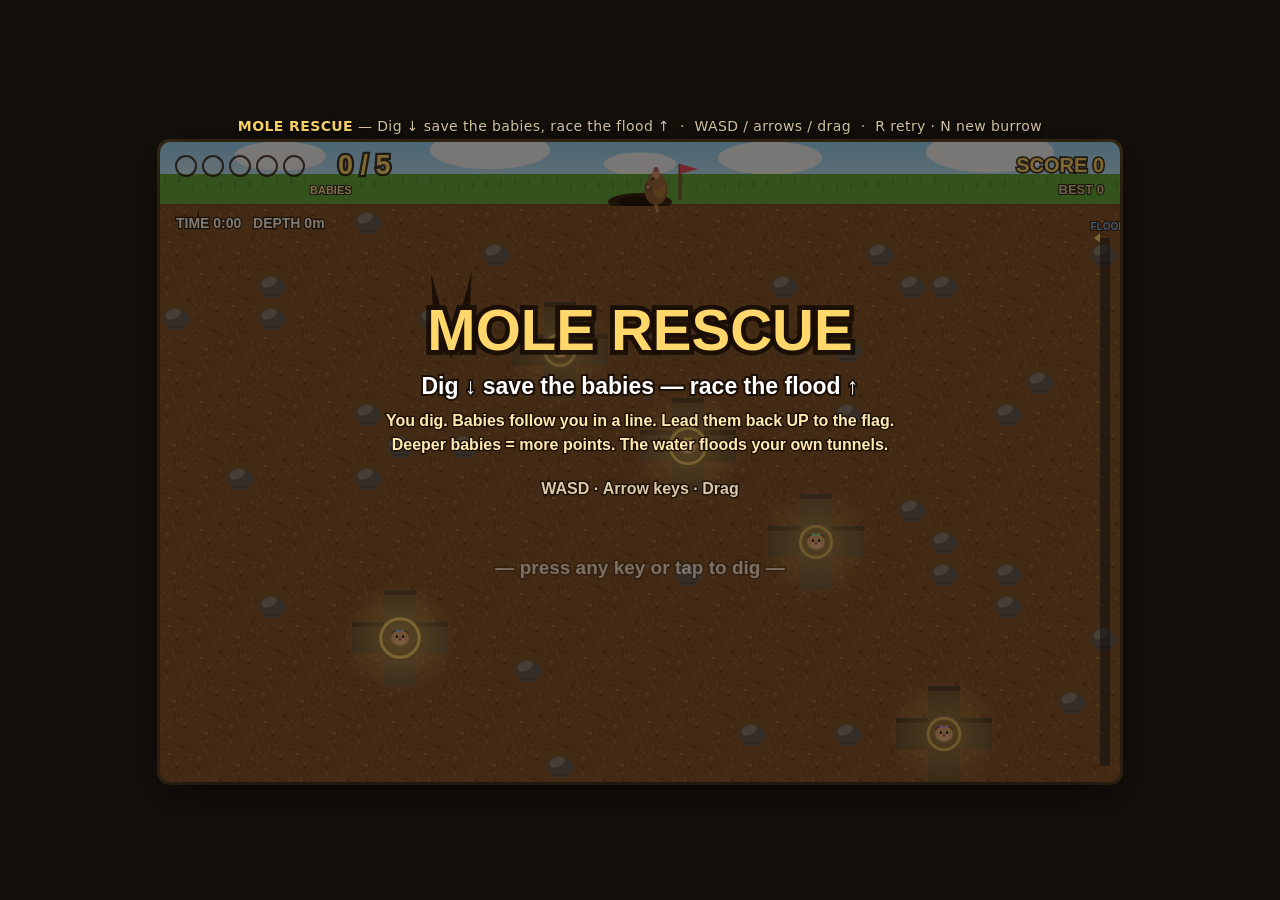
<file: game.html>
<!DOCTYPE html>
<html lang="en">
<head>
<meta charset="UTF-8">
<meta name="viewport" content="width=device-width, initial-scale=1.0, maximum-scale=1.0, user-scalable=no">
<title>Mole Rescue — dig deep, race the flood</title>
<script src="https://sdk.crazygames.com/crazygames-sdk-v2.js"></script>
<script>
  // CrazyGames SDK v2: loading starts now. Fully guarded — silently no-ops
  // when the game runs outside the portal (file://, other hosts).
  try{ var _cg=window.CrazyGames&&window.CrazyGames.SDK&&window.CrazyGames.SDK.game;
    if(_cg&&typeof _cg.sdkGameLoadingStart==='function') _cg.sdkGameLoadingStart(); }catch(e){}
</script>
<style>
  html,body{margin:0;padding:0;background:#14100c;height:100%;overflow:hidden;
    font-family:"Trebuchet MS","Segoe UI",system-ui,sans-serif;-webkit-user-select:none;user-select:none;}
  #wrap{display:flex;flex-direction:column;align-items:center;justify-content:center;height:100%;gap:8px;}
  #cap{color:#d8c9a8;font-size:14px;letter-spacing:.4px;text-shadow:0 2px 4px #000;}
  #cap b{color:#ffd76a;}
  canvas{background:#241708;border-radius:10px;box-shadow:0 12px 40px rgba(0,0,0,.6),0 0 0 3px #3a2a16;
    max-width:98vw;max-height:88vh;touch-action:none;}
</style>
</head>
<body>
<div id="wrap">
  <div id="cap"><b>MOLE RESCUE</b> — Dig ↓ save the babies, race the flood ↑ &nbsp;·&nbsp; WASD / arrows / drag &nbsp;·&nbsp; R retry · N new burrow</div>
  <canvas id="cv" width="960" height="640"></canvas>
</div>
<script>
'use strict';
/* ============================================================
   MOLE RESCUE — an original Scout concept (2026-11-09).
   You are a mole. A flood is coming. Baby moles are trapped in
   sealed air pockets underground. Dig down, collect them into a
   follow-the-leader train, and lead them back up to the surface
   exit before the rising water floods your own tunnels.
   Flood model: water fills OPEN cells connected to the surface
   air ("vented") below the water table. Sealed pockets stay air
   until you breach them — the game's fiction is the mechanic.
   ============================================================ */

// ---------- constants ----------
const W=960, H=640, CELL=32, COLS=30, ROWS=20;
const DIRT=0, OPEN=1, ROCK=2;
const SURF_Y=64;                    // bottom of the grass row (rows 0..1 are open air)
const EXIT={x0:13.5*CELL, x1:16.5*CELL, y1:60};
const GRACE=6;                      // seconds before the water starts rising
const RISE0=6.6, RISE_ACCEL=0.012, RISE_PER_BABY=0.55, RISE_CAP=12.5;
const DIG_TIME=0.30;                // seconds to chew through one dirt cell
const SPEED_OPEN=172, SPEED_DIG_MIN=26, SPEED_DIG_SPAN=44;
const BABY_ROWS=[6,9,12,15,18];
const TRAIL_GAP=30;                 // px of path between train babies
const LS_KEY='moleRescue.totals.v1';

// ---------- tiny utils ----------
function mulberry32(a){return function(){a|=0;a=a+0x6D2B79F5|0;let t=Math.imul(a^a>>>15,1|a);t=t+Math.imul(t^t>>>7,61|t)^t;return((t^t>>>14)>>>0)/4294967296;};}
const clamp=(v,a,b)=>v<a?a:v>b?b:v;
const lerp=(a,b,k)=>a+(b-a)*k;
const cellAt=(x,y)=>({c:clamp(Math.floor(x/CELL),0,COLS-1), r:clamp(Math.floor(y/CELL),0,ROWS-1)});
const idx=(c,r)=>r*COLS+c;
const center=(c,r)=>({x:c*CELL+16, y:r*CELL+16});

// ---------- persistent totals (long countable tail) ----------
const totals=(()=>{ try{ const t=JSON.parse(localStorage.getItem(LS_KEY)||'null');
  if(t && typeof t.best==='number') return t; }catch(e){}
  return {best:0, totalSaved:0, runs:0}; })();
function saveTotals(){ try{ localStorage.setItem(LS_KEY, JSON.stringify(totals)); }catch(e){} }

// ---------- audio (all synthesized) ----------
const Audio8={
  ctx:null, master:null, noiseBuf:null, waterGain:null, lastCrunch:0, lastBump:0,
  init(){ if(this.ctx) { if(this.ctx.state==='suspended') this.ctx.resume(); return; }
    try{
      const C=new (window.AudioContext||window.webkitAudioContext)();
      this.ctx=C; this.master=C.createGain(); this.master.gain.value=0.45; this.master.connect(C.destination);
      const len=C.sampleRate; const buf=C.createBuffer(1,len,C.sampleRate); const d=buf.getChannelData(0);
      for(let i=0;i<len;i++) d[i]=Math.random()*2-1; this.noiseBuf=buf;
      // ambient water loop: filtered noise, gain driven by flood proximity
      const src=C.createBufferSource(); src.buffer=buf; src.loop=true;
      const lp=C.createBiquadFilter(); lp.type='lowpass'; lp.frequency.value=420;
      this.waterGain=C.createGain(); this.waterGain.gain.value=0.0;
      src.connect(lp); lp.connect(this.waterGain); this.waterGain.connect(this.master); src.start();
    }catch(e){}
  },
  env(g,t0,a,peak,dur){ g.gain.setValueAtTime(0.0001,t0); g.gain.exponentialRampToValueAtTime(peak,t0+a);
    g.gain.exponentialRampToValueAtTime(0.0001,t0+dur); },
  tone(freq0,freq1,dur,type,peak,when){ if(!this.ctx) return; const C=this.ctx,t0=C.currentTime+(when||0);
    const o=C.createOscillator(), g=C.createGain(); o.type=type||'sine';
    o.frequency.setValueAtTime(freq0,t0); o.frequency.exponentialRampToValueAtTime(Math.max(1,freq1),t0+dur);
    this.env(g,t0,0.008,peak||0.2,dur); o.connect(g); g.connect(this.master); o.start(t0); o.stop(t0+dur+0.05); },
  noise(dur,fType,f0,f1,peak,when){ if(!this.ctx) return; const C=this.ctx,t0=C.currentTime+(when||0);
    const s=C.createBufferSource(); s.buffer=this.noiseBuf; s.loop=true;
    const f=C.createBiquadFilter(); f.type=fType; f.frequency.setValueAtTime(f0,t0);
    f.frequency.exponentialRampToValueAtTime(Math.max(20,f1),t0+dur);
    const g=C.createGain(); g.gain.setValueAtTime(0.0001,t0);
    g.gain.exponentialRampToValueAtTime(peak,t0+0.012); g.gain.exponentialRampToValueAtTime(0.0001,t0+dur);
    s.connect(f); f.connect(g); g.connect(this.master); s.start(t0); s.stop(t0+dur+0.05); },
  crunch(){ const n=performance.now(); if(n-this.lastCrunch<80) return; this.lastCrunch=n;
    this.noise(0.07,'bandpass',500+Math.random()*500,300,0.22); },
  bump(){ const n=performance.now(); if(n-this.lastBump<160) return; this.lastBump=n;
    this.tone(130,70,0.08,'sine',0.18); },
  chirp(n){ const b=620+n*55; this.tone(b,b*1.34,0.09,'sine',0.22); this.tone(b*1.34,b*1.6,0.1,'sine',0.2,0.07); },
  pop(){ this.tone(880,1320,0.08,'triangle',0.2); },
  splash(){ this.noise(0.28,'lowpass',1300,280,0.32); },
  sad(){ this.tone(320,170,0.34,'sine',0.2); },
  heartbeat(){ this.tone(58,50,0.11,'sine',0.5); this.tone(55,48,0.09,'sine',0.38,0.16); },
  win(){ [523,659,784,1046].forEach((f,i)=>this.tone(f,f,0.16,'triangle',0.22,i*0.09)); },
  lose(){ [392,330,262,196].forEach((f,i)=>this.tone(f,f*0.97,0.2,'triangle',0.2,i*0.13)); },
  setWater(level){ if(this.waterGain) this.waterGain.gain.setTargetAtTime(clamp(level,0,0.14), this.ctx.currentTime, 0.2); }
};

// ---------- level generation ----------
let grid=new Uint8Array(COLS*ROWS), digP=new Float32Array(COLS*ROWS);
let vented=new Uint8Array(COLS*ROWS), flooded=new Uint8Array(COLS*ROWS);
let babies=[];
function genLevel(seed){
  const rng=mulberry32(seed);
  grid=new Uint8Array(COLS*ROWS); digP=new Float32Array(COLS*ROWS);
  vented=new Uint8Array(COLS*ROWS); flooded=new Uint8Array(COLS*ROWS);
  for(let r=0;r<ROWS;r++) for(let c=0;c<COLS;c++) grid[idx(c,r)] = r<2?OPEN:DIRT;
  // rocks first
  for(let r=2;r<ROWS;r++) for(let c=0;c<COLS;c++) if(rng()<0.075) grid[idx(c,r)]=ROCK;
  // babies in carved plus-shaped pockets at fixed depth rows, seeded columns
  babies=[]; const usedCols=[];
  BABY_ROWS.forEach((row,i)=>{
    let col, tries=0;
    if(i===0){ // first pocket: 2–3 cells sideways from the natural dig line (col 15),
      // so digging straight down reveals it within the first seconds of a run
      const near=[12,13,17,18]; col=near[Math.floor(rng()*near.length)]; }
    else do{ col=3+Math.floor(rng()*24); tries++; }while(tries<40 && usedCols.some(u=>Math.abs(u-col)<4));
    usedCols.push(col);
    const pocket=[[col,row],[col-1,row],[col+1,row],[col,row-1],[col,row+1]];
    for(const [c,r] of pocket) if(c>=0&&c<COLS&&r>=2&&r<ROWS) grid[idx(c,r)]=OPEN;
    // guarantee diggable access: no rock within Chebyshev 1 of the pocket
    for(let r=row-2;r<=row+2;r++) for(let c=col-2;c<=col+2;c++)
      if(c>=0&&c<COLS&&r>=2&&r<ROWS && grid[idx(c,r)]===ROCK) grid[idx(c,r)]=DIRT;
    const p=center(col,row);
    babies.push({id:i, col, row, x:p.x, y:p.y, homeX:p.x, homeY:p.y,
      depthIdx:row-2, value:100+(row-2)*15, state:'waiting', phase:rng()*6.28, hue:i});
  });
  // clean starting shaft under the exit
  for(let r=2;r<=4;r++) for(let c=13;c<=16;c++) if(grid[idx(c,r)]===ROCK) grid[idx(c,r)]=DIRT;
  computeFlood(true);
}
function computeFlood(force){
  vented.fill(0);
  const q=[];
  for(let c=0;c<COLS;c++) for(let r=0;r<2;r++){ const i=idx(c,r); if(grid[i]===OPEN&&!vented[i]){vented[i]=1;q.push(i);} }
  while(q.length){ const i=q.pop(); const c=i%COLS, r=(i/COLS)|0;
    const nb=[[c-1,r],[c+1,r],[c,r-1],[c,r+1]];
    for(const [nc,nr] of nb){ if(nc<0||nr<0||nc>=COLS||nr>=ROWS) continue; const j=idx(nc,nr);
      if(grid[j]===OPEN&&!vented[j]){ vented[j]=1; q.push(j); } } }
  let count=0;
  for(let r=0;r<ROWS;r++) for(let c=0;c<COLS;c++){ const i=idx(c,r);
    const f=(vented[i]&&grid[i]===OPEN&&(r*CELL+16)>G.waterY)?1:0;
    if(f&&!flooded[i]&&!force) onCellFlooded(c,r);
    flooded[i]=f; count+=f; }
  G.floodedCount=count;
}
function onCellFlooded(c,r){ const p=center(c,r);
  for(let k=0;k<5;k++) spawnParticle(p.x+(Math.random()-0.5)*24, p.y+(Math.random()-0.5)*10,
    (Math.random()-0.5)*40, -30-Math.random()*40, 0.5, '#7db8ff', 3, 300); }

// ---------- game state ----------
const G={ mode:'title', t:0, seed:20261109, timescale:1, waterY:H+8, rise:0, fps:60,
  floodedCount:0, score:0, banked:0, lost:0, collected:0, maxDepthRow:1, shake:0,
  floodTimer:0, warnTimer:0, heartTimer:0, exitNagTimer:0, hudPop:0, msg:'', msgT:0,
  over:null, started:false, prevWB:1e9 };
const mole={ x:15.5*CELL, y:1.5*CELL, r:11, face:1, angle:-Math.PI/2, digging:false, blink:0, squash:0 };
let particles=[], floaters=[], trail=[];   // trail: newest-first [{x,y,d}] d=cumulative px from head
const input={ x:0, y:0, bot:false, botX:0, botY:0 };
const keys={};
let lastAxis='y';
const stats={ pickupTimes:[], startT:0 };

// ---------- CrazyGames SDK v2 (guarded — no-op outside the portal) ----------
const CG={ call(name){ try{ const g=window.CrazyGames&&window.CrazyGames.SDK&&window.CrazyGames.SDK.game;
    if(g&&typeof g[name]==='function') g[name](); }catch(e){} },
  loadingStop(){ this.call('sdkGameLoadingStop'); },
  gameplayStart(){ this.call('gameplayStart'); },
  gameplayStop(){ this.call('gameplayStop'); },
  happytime(){ this.call('happytime'); } };

function resetRun(seed){
  if(G.mode==='play') CG.gameplayStop(); // mid-run restart = a break; boot/title calls skip this
  G.seed=seed; G.waterY=H+8; genLevel(seed);
  G.mode='title'; G.t=0; G.rise=0; G.score=0; G.banked=0; G.lost=0; G.collected=0;
  G.maxDepthRow=1; G.shake=0; G.floodTimer=0; G.warnTimer=0; G.heartTimer=0; G.exitNagTimer=2;
  G.hudPop=0; G.msg=''; G.msgT=0; G.over=null; G.started=false; G.prevWB=1e9;
  mole.x=15.5*CELL; mole.y=1.5*CELL; mole.face=1; mole.angle=-Math.PI/2; mole.digging=false;
  particles=[]; floaters=[]; trail=[{x:mole.x,y:mole.y,d:0}];
  stats.pickupTimes=[]; stats.startT=0;
  input.x=0; input.y=0;
}
function startRun(){ if(G.mode==='title'){ G.mode='play'; G.started=true; stats.startT=0; Audio8.init();
    CG.gameplayStart();
    showHint('start','Dig down — find a glowing pocket ↓'); } }
function say(msg,dur){ G.msg=msg; G.msgT=dur||2.2; }

// ---------- first-run guidance: learn-by-playing hints ----------
// Each hint fires ONCE per save (localStorage), as a single short line at
// the top, at the exact moment the mechanic first appears. Play never pauses.
const HINT_KEY='moleRescue.hints.v1';
const hintFlags=(()=>{ try{ const h=JSON.parse(localStorage.getItem(HINT_KEY)||'null');
  if(h&&typeof h==='object') return h; }catch(e){} return {}; })();
function markHint(k){ hintFlags[k]=1; try{ localStorage.setItem(HINT_KEY, JSON.stringify(hintFlags)); }catch(e){} }
function showHint(k,msg){ if(hintFlags[k]) return false; markHint(k); say(msg,3.4); return true; }

// ---------- fx ----------
function spawnParticle(x,y,vx,vy,life,color,size,grav){
  if(particles.length>420) return;
  particles.push({x,y,vx,vy,life,maxLife:life,color,size,grav:grav||0}); }
function dirtBurst(x,y,n){ const cols=['#8a5a33','#6e4525','#a06a3a','#59371d'];
  for(let i=0;i<n;i++) spawnParticle(x,y,(Math.random()-0.5)*130,-Math.random()*90-10,0.45+Math.random()*0.3,
    cols[(Math.random()*cols.length)|0],2+Math.random()*3,340); }
function sparkle(x,y){ for(let i=0;i<10;i++){ const a=Math.random()*6.28, s=30+Math.random()*60;
  spawnParticle(x,y,Math.cos(a)*s,Math.sin(a)*s-20,0.5,'#ffd76a',2.4,60); } }
function addFloater(x,y,text,color){ floaters.push({x,y,text,color:color||'#fff',t:0,life:1.15}); }

// ---------- trail (follow-the-leader path) ----------
function trailPush(x,y){
  const head=trail[0]; const dx=x-head.x, dy=y-head.y; const dist=Math.hypot(dx,dy);
  if(dist>=3){ trail.unshift({x,y,d:head.d+dist});
    const need=TRAIL_GAP*(babies.filter(b=>b.state==='following').length+1)+140;
    while(trail.length>2 && trail[trail.length-1].d < trail[0].d-need) trail.pop(); } }
function trailPoint(distBehind){
  const targetD=trail[0].d-distBehind;
  for(let i=0;i<trail.length;i++){ if(trail[i].d<=targetD){
    if(i===0) return {x:trail[0].x,y:trail[0].y};
    const a=trail[i-1], b=trail[i]; const span=a.d-b.d||1; const k=(a.d-targetD)/span;
    return {x:lerp(a.x,b.x,k), y:lerp(a.y,b.y,k)}; } }
  const last=trail[trail.length-1]; return {x:last.x,y:last.y}; }

// ---------- flood / danger ----------
function isFloodedAt(x,y){ const {c,r}=cellAt(x,y); return flooded[idx(c,r)]===1; }
function waterDistanceBelow(){ // px from mole down to nearest flooded cell in nearby columns
  let best=1e9; const mc=cellAt(mole.x,mole.y);
  for(let c=Math.max(0,mc.c-3);c<=Math.min(COLS-1,mc.c+3);c++)
    for(let r=mc.r;r<ROWS;r++){ if(flooded[idx(c,r)]){ best=Math.min(best, r*CELL-mole.y); break; } }
  return best; }
function beaconTarget(){ // what the guide beacon points at right now (null = hidden)
  if(G.mode!=='play') return null;
  if(babies.some(b=>b.state==='following')) return { x:(EXIT.x0+EXIT.x1)/2, y:44, kind:'exit' };
  let best=null, bd=Infinity;
  for(const b of babies){ if(b.state!=='waiting') continue;
    const d=(b.x-mole.x)*(b.x-mole.x)+(b.y-mole.y)*(b.y-mole.y);
    if(d<bd){ bd=d; best=b; } }
  return best?{ x:best.x, y:best.y, kind:'baby' }:null;
}
function floodMissedBy(){ const rate=Math.max(G.rise,RISE0); return Math.max(0, Math.floor((G.waterY-SURF_Y)/rate)); }

// ---------- run end ----------
function rockPush(x,y){ // if a circle (mole radius) at x,y penetrates a rock cell, return the push-out vector
  const c0=cellAt(x-mole.r,y-mole.r), c1=cellAt(x+mole.r,y+mole.r);
  for(let r=c0.r;r<=c1.r;r++) for(let c=c0.c;c<=c1.c;c++){
    if(grid[idx(c,r)]!==ROCK) continue;
    const cx0=c*CELL, cy0=r*CELL;
    const qx=clamp(x,cx0,cx0+CELL), qy=clamp(y,cy0,cy0+CELL);
    const dx=x-qx, dy=y-qy, d2=dx*dx+dy*dy;
    if(d2>=mole.r*mole.r) continue;
    if(d2<0.01){ const exits=[{d:x-cx0,px:-1,py:0},{d:cx0+CELL-x,px:1,py:0},{d:y-cy0,px:0,py:-1},{d:cy0+CELL-y,px:0,py:1}];
      exits.sort((a,b)=>a.d-b.d); const e=exits[0]; return {x:e.px*(e.d+mole.r), y:e.py*(e.d+mole.r)}; }
    const d=Math.sqrt(d2); return {x:dx/d*(mole.r-d), y:dy/d*(mole.r-d)};
  }
  return null;
}
function endRun(kind){
  if(G.mode!=='play') return;
  G.mode='over';
  CG.gameplayStop(); if(kind==='win') CG.happytime();
  const following=babies.filter(b=>b.state==='following');
  let missedBy=null;
  if(kind==='win'){
    const gain=following.reduce((s,b)=>s+b.value,0);
    missedBy=floodMissedBy();
    const timeBonus=Math.min(300, missedBy*5);
    G.score=gain+timeBonus; G.banked=following.length;
    following.forEach(b=>b.state='banked');
    totals.totalSaved+=following.length;
    Audio8.win(); sparkle(mole.x,mole.y); addFloater(mole.x,mole.y-26,'+'+G.score,'#ffd76a');
  } else { G.score=0; if(kind==='dead') Audio8.lose(); else Audio8.sad(); }
  totals.runs++;
  const isBest=G.score>totals.best; if(isBest) totals.best=G.score;
  saveTotals();
  G.over={ kind, missedBy, isBest,
    saved: babies.filter(b=>b.state==='banked').length,
    total: babies.length,
    maxDepthM: Math.max(0,G.maxDepthRow-1),
    survived: Math.floor(G.t) };
}

// ---------- update ----------
function update(dt){
  // particles/floaters always animate
  for(const p of particles){ p.life-=dt; p.x+=p.vx*dt; p.y+=p.vy*dt; p.vy+=(p.grav||0)*dt; }
  particles=particles.filter(p=>p.life>0);
  for(const f of floaters){ f.t+=dt; f.y-=34*dt; }
  floaters=floaters.filter(f=>f.t<f.life);
  if(G.msgT>0) G.msgT-=dt;
  if(G.hudPop>0) G.hudPop-=dt*3;
  if(G.shake>0) G.shake=Math.max(0,G.shake-dt*26);
  mole.blink-=dt; if(mole.blink<-2.6) mole.blink=0.14;
  if(G.mode!=='play') return;
  G.t+=dt;

  // --- input direction (dominant axis) ---
  let ix=0, iy=0;
  if(input.bot){ ix=input.botX; iy=input.botY; }
  else { ix=(keys['arrowright']||keys['d']?1:0)-(keys['arrowleft']||keys['a']?1:0);
         iy=(keys['arrowdown']||keys['s']?1:0)-(keys['arrowup']||keys['w']?1:0); }
  if(ix!==0&&iy!==0){ if(lastAxis==='x') iy=0; else ix=0; }
  if(ix!==0){ mole.face=ix; }

  // --- digging / movement ---
  mole.digging=false;
  if(ix!==0||iy!==0){
    const fx=mole.x+ix*(mole.r+5), fy=mole.y+iy*(mole.r+5);
    const fc=cellAt(fx,fy), fi=idx(fc.c,fc.r), ftype=grid[fi];
    let speed=SPEED_OPEN;
    if(ftype===ROCK){ speed=0; Audio8.bump(); mole.squash=0.12; }
    else if(ftype===DIRT){
      mole.digging=true;
      digP[fi]+=dt/DIG_TIME;
      speed=SPEED_DIG_MIN+SPEED_DIG_SPAN*Math.min(1,digP[fi]);
      if(Math.random()<dt*22) dirtBurst(fx,fy,1);
      Audio8.crunch();
      if(digP[fi]>=1){ grid[fi]=OPEN; digP[fi]=0; dirtBurst(fc.c*CELL+16,fc.r*CELL+16,11);
        G.shake=Math.max(G.shake,1.6); }
    }
    { // depenetrate from any rock contact first (corner scrapes must slide, never wedge)
      const push=rockPush(mole.x,mole.y);
      if(push){ mole.x=clamp(mole.x+push.x,mole.r,W-mole.r); mole.y=clamp(mole.y+push.y,mole.r,H-mole.r); }
    }
    { // lane assist: while travelling along an axis, ease toward the lane centre —
      // a mole scraping a tunnel wall slides back to centre instead of wedging on a corner
      const mc=cellAt(mole.x,mole.y);
      if(iy!==0){ const dxl=mc.c*CELL+16-mole.x;
        if(Math.abs(dxl)>1){ const tx=mole.x+clamp(dxl,-50*dt,50*dt); if(!rockPush(tx,mole.y)) mole.x=tx; } }
      if(ix!==0){ const dyl=mc.r*CELL+16-mole.y;
        if(Math.abs(dyl)>1){ const ty=mole.y+clamp(dyl,-50*dt,50*dt); if(!rockPush(mole.x,ty)) mole.y=ty; } }
    }
    if(speed>0){
      if(ix!==0){ const nx=mole.x+ix*speed*dt;
        if(!rockPush(nx,mole.y)) mole.x=nx;
        else { const tx=mole.x+ix*speed*dt*0.4; if(!rockPush(tx,mole.y)) mole.x=tx; } }
      if(iy!==0){ const ny=mole.y+iy*speed*dt;
        if(!rockPush(mole.x,ny)) mole.y=ny;
        else { const ty=mole.y+iy*speed*dt*0.4; if(!rockPush(mole.x,ty)) mole.y=ty; } }
      mole.x=clamp(mole.x,mole.r,W-mole.r); mole.y=clamp(mole.y,mole.r,H-mole.r);
      const targetAngle=Math.atan2(iy,ix);
      let da=targetAngle-mole.angle; while(da>Math.PI)da-=2*Math.PI; while(da<-Math.PI)da+=2*Math.PI;
      mole.angle+=da*Math.min(1,dt*14);
    }
    trailPush(mole.x,mole.y);
  }
  // safety: mole centre should never sit inside solid dirt
  { const mc=cellAt(mole.x,mole.y), mi=idx(mc.c,mc.r);
    if(grid[mi]===DIRT){ grid[mi]=OPEN; dirtBurst(mole.x,mole.y,8); } }
  const mrow=cellAt(mole.x,mole.y).r; if(mrow>G.maxDepthRow) G.maxDepthRow=mrow;

  // guidance: first time the mole draws level with a pocket it hasn't reached — nudge sideways
  if(G.collected===0){ const mc=cellAt(mole.x,mole.y);
    for(const b of babies){ if(b.state!=='waiting') continue;
      const gap=Math.abs(b.col-mc.c);
      if(Math.abs(b.row-mc.r)<=1&&gap>=2&&gap<=5){ showHint('sideways','Dig sideways into the glow!'); break; } } }

  // --- water ---
  if(G.t>GRACE){ G.rise=Math.min(RISE_CAP, RISE0+RISE_ACCEL*Math.max(0,G.t-GRACE)+RISE_PER_BABY*G.collected);
    G.waterY-=G.rise*dt; }
  G.floodTimer-=dt; if(G.floodTimer<=0){ G.floodTimer=0.12; computeFlood(false); }

  // --- babies ---
  const following=[];
  for(const b of babies){
    if(b.state==='waiting'){
      b.y=b.homeY+Math.sin(G.t*2.2+b.phase)*2.5; b.x=b.homeX;
      if(Math.hypot(b.x-mole.x,b.y-mole.y)<22){ b.state='following'; G.collected++;
        stats.pickupTimes.push(G.t); Audio8.chirp(following.length+G.banked); Audio8.pop();
        sparkle(b.x,b.y); addFloater(b.x,b.y-20,'+1','#ffd76a'); G.hudPop=1;
        if(!showHint('pickup','Got one! Take it back UP to the flag ↑'))
          say(following.length+G.banked+1>=babies.length?'That is all of them — UP! UP!':'A baby is following you!'); }
      else if(isFloodedAt(b.x,b.y)){ b.state='lost'; G.lost++; Audio8.splash(); Audio8.sad();
        addFloater(b.x,b.y-16,'lost…','#7db8ff'); say('A pocket flooded — a baby was lost!'); }
    }
    if(b.state==='following') following.push(b);
  }
  following.forEach((b,i)=>{ const tp=trailPoint(TRAIL_GAP*(i+1));
    b.x+=(tp.x-b.x)*Math.min(1,dt*16); b.y+=(tp.y-b.y)*Math.min(1,dt*16);
    if(isFloodedAt(b.x,b.y)){ b.state='lost'; G.lost++; Audio8.splash(); Audio8.sad();
      for(let k=0;k<12;k++) spawnParticle(b.x,b.y,(Math.random()-0.5)*90,-Math.random()*70,0.6,'#7db8ff',3,300);
      addFloater(b.x,b.y-16,'baby lost!','#7db8ff'); say('The flood took a baby from the line!'); } });
  const anyLeft=babies.some(b=>b.state==='waiting'||b.state==='following');

  // --- exit / death ---
  const inExit = mole.x>EXIT.x0&&mole.x<EXIT.x1&&mole.y<EXIT.y1;
  if(inExit){
    if(following.length>0){ G.exitDwell=(G.exitDwell||0)+dt;
      if(G.exitDwell>=0.6) endRun('win');
      else if(G.exitDwell<dt*1.5) addFloater(mole.x,mole.y-24,'Climbing out…','#ffd76a'); }
    else { G.exitNagTimer-=dt; if(G.exitNagTimer<=0){ G.exitNagTimer=1.6;
      addFloater(mole.x,mole.y-24,'Save a baby first!','#fff'); } }
  } else G.exitDwell=0;
  if(G.mode==='play'&&isFloodedAt(mole.x,mole.y)){ Audio8.splash();
    for(let k=0;k<22;k++) spawnParticle(mole.x,mole.y,(Math.random()-0.5)*150,-Math.random()*110,0.8,'#7db8ff',3.4,320);
    endRun('dead'); }
  if(G.mode==='play'&&!anyLeft&&G.collected>0) endRun('lost');

  // --- danger warning + ambience ---
  const wDist=waterDistanceBelow();
  if(G.prevWB>=9000&&wDist<9000) showHint('flood','The flood is in your tunnels — hurry!');
  G.prevWB=wDist;
  const waterFrac=clamp((H-Math.max(G.waterY,0))/H,0,1);
  Audio8.setWater(0.012+waterFrac*0.05+(wDist<130?0.05:0));
  if(wDist<115&&G.mode==='play'){ G.heartTimer-=dt;
    if(G.heartTimer<=0){ G.heartTimer=0.85; Audio8.heartbeat(); }
    G.warnTimer-=dt; if(G.warnTimer<=0){ G.warnTimer=3.4; say('The water is right below you!'); } }
}

// ---------- rendering ----------
const cv=document.getElementById('cv'), ctx=cv.getContext('2d');
function makeTile(fn){ const c=document.createElement('canvas'); c.width=c.height=CELL; fn(c.getContext('2d')); return c; }
const tileRng=mulberry32(1234);
const dirtTiles=[0,1,2,3].map(()=>makeTile(g=>{ g.fillStyle='#7a4e2a'; g.fillRect(0,0,32,32);
  for(let i=0;i<26;i++){ g.fillStyle=['#6b4223','#8a5a33','#5d3a1e','#96683c'][(tileRng()*4)|0];
    g.fillRect(tileRng()*30,tileRng()*30,2,2); }
  g.fillStyle='#a3763f'; g.fillRect(tileRng()*24,tileRng()*24,3,2); }));
const rockTile=makeTile(g=>{ g.fillStyle='#7a4e2a'; g.fillRect(0,0,32,32);
  g.fillStyle='#5f5952'; g.beginPath(); g.ellipse(16,17,13,11,0,0,6.29); g.fill();
  g.fillStyle='#847d73'; g.beginPath(); g.ellipse(13,12,8,5,-0.4,0,6.29); g.fill();
  g.fillStyle='#4c4741'; g.fillRect(8,24,16,2); });
const hash=(c,r)=>((c*73856093)^(r*19349663))&3;
const clouds=[[120,14,46],[330,8,60],[610,16,52],[830,10,64],[480,22,36]];
const bowColors=['#ff5d8f','#ffd166','#6ee7a0','#7db8ff','#c792ff'];

function drawBaby(x,y,s,bowIdx,happy){
  ctx.save(); ctx.translate(x,y); ctx.scale(s,s);
  ctx.fillStyle='#7a4e2a'; ctx.beginPath(); ctx.ellipse(-7,-6,3.4,2.6,-0.5,0,6.29); ctx.ellipse(7,-6,3.4,2.6,0.5,0,6.29); ctx.fill();
  ctx.fillStyle='#e0aa6e'; ctx.beginPath(); ctx.ellipse(0,0,10.5,9,0,0,6.29); ctx.fill();
  ctx.fillStyle='#f0c08a'; ctx.beginPath(); ctx.ellipse(0,3.4,6.4,4.4,0,0,6.29); ctx.fill();
  ctx.fillStyle='#b5546a'; ctx.beginPath(); ctx.ellipse(0,1.6,2.1,1.6,0,0,6.29); ctx.fill();
  ctx.fillStyle='#1c1410';
  if(happy){ ctx.lineWidth=1.4; ctx.strokeStyle='#1c1410';
    ctx.beginPath(); ctx.arc(-3.6,-1.8,1.7,3.4,6.0); ctx.stroke();
    ctx.beginPath(); ctx.arc(3.6,-1.8,1.7,3.4,6.0); ctx.stroke(); }
  else { ctx.beginPath(); ctx.arc(-3.6,-1.6,1.5,0,6.29); ctx.arc(3.6,-1.6,1.5,0,6.29); ctx.fill(); }
  if(bowIdx>=0){ ctx.fillStyle=bowColors[bowIdx%bowColors.length];
    ctx.beginPath(); ctx.moveTo(0,-8.6); ctx.lineTo(-4.4,-11); ctx.lineTo(-4.4,-6.2); ctx.closePath(); ctx.fill();
    ctx.beginPath(); ctx.moveTo(0,-8.6); ctx.lineTo(4.4,-11); ctx.lineTo(4.4,-6.2); ctx.closePath(); ctx.fill(); }
  ctx.restore();
}
function drawMole(){
  ctx.save(); ctx.translate(mole.x,mole.y); ctx.rotate(mole.angle);
  const sq=1+(mole.squash>0?0.16:0); ctx.scale(sq,1/Math.sqrt(sq));
  ctx.strokeStyle='#b98a5a'; ctx.lineWidth=3; ctx.beginPath(); ctx.moveTo(-13,0);
  ctx.quadraticCurveTo(-19,Math.sin(G.t*3.1)*3.4,-22,Math.sin(G.t*3.1+0.6)*4); ctx.stroke();
  ctx.fillStyle='#8a5a33'; ctx.beginPath(); ctx.ellipse(0,0,15,11.5,0,0,6.29); ctx.fill();
  ctx.fillStyle='#a9763f'; ctx.beginPath(); ctx.ellipse(1,3.4,10,6.4,0,0,6.29); ctx.fill();
  ctx.fillStyle='#6e4525'; ctx.beginPath(); ctx.arc(3,-8,3.4,0,6.29); ctx.fill();
  ctx.fillStyle='#e8a2b4'; ctx.beginPath(); ctx.arc(3,-8,1.7,0,6.29); ctx.fill();
  ctx.fillStyle='#96683c'; ctx.beginPath(); ctx.arc(9.5,0,8.6,0,6.29); ctx.fill();
  ctx.fillStyle='#d99a7c'; ctx.beginPath(); ctx.ellipse(16.5,0,5.2,3.8,0,0,6.29); ctx.fill();
  ctx.fillStyle='#b5546a'; ctx.beginPath(); ctx.arc(20.6,0,2.3,0,6.29); ctx.fill();
  if(mole.blink>0){ ctx.strokeStyle='#1c1410'; ctx.lineWidth=1.4;
    ctx.beginPath(); ctx.moveTo(9.4,-4.4); ctx.lineTo(13.4,-4.4); ctx.stroke(); }
  else { ctx.fillStyle='#1c1410'; ctx.beginPath(); ctx.arc(11.4,-3.6,1.8,0,6.29); ctx.fill();
    ctx.fillStyle='#fff'; ctx.beginPath(); ctx.arc(12,-4.2,0.7,0,6.29); ctx.fill(); }
  if(mole.digging){ ctx.strokeStyle='#e8dcc8'; ctx.lineWidth=2;
    for(const s of [-1,1]){ const a=Math.sin(G.t*34+s)*3;
      ctx.beginPath(); ctx.moveTo(15,s*7); ctx.lineTo(20,s*7+a); ctx.stroke(); } }
  ctx.restore();
  if(mole.squash>0) mole.squash-=0.016;
}
function text(str,x,y,size,color,align,bold){
  ctx.font=(bold===false?'':'bold ')+size+'px "Trebuchet MS",sans-serif';
  ctx.textAlign=align||'left'; ctx.lineWidth=Math.max(2,size/6); ctx.strokeStyle='rgba(20,10,4,0.85)';
  ctx.strokeText(str,x,y); ctx.fillStyle=color; ctx.fillText(str,x,y); }

function render(){
  ctx.save();
  if(G.shake>0) ctx.translate((Math.random()-0.5)*G.shake,(Math.random()-0.5)*G.shake);
  // sky + grass
  const sky=ctx.createLinearGradient(0,0,0,64); sky.addColorStop(0,'#8fd4ff'); sky.addColorStop(1,'#d8f4ff');
  ctx.fillStyle=sky; ctx.fillRect(0,0,W,64);
  ctx.fillStyle='rgba(255,255,255,0.85)';
  for(const [cx,cy,s] of clouds){ ctx.beginPath(); ctx.ellipse(cx,cy,s,s*0.32,0,0,6.29); ctx.fill(); }
  ctx.fillStyle='#57a639'; ctx.fillRect(0,32,W,32);
  ctx.fillStyle='#4c9433'; for(let x=4;x<W;x+=14) ctx.fillRect(x,34+((x*7)%9),2,7);
  ctx.fillStyle='#6f4525'; ctx.fillRect(0,62,W,3);
  // exit burrow
  const ex=(EXIT.x0+EXIT.x1)/2;
  ctx.fillStyle='#2a1a0c'; ctx.beginPath(); ctx.ellipse(ex,60,32,9,0,0,6.29); ctx.fill();
  ctx.fillStyle='#120a04'; ctx.beginPath(); ctx.ellipse(ex,60,22,6,0,0,6.29); ctx.fill();
  ctx.strokeStyle='#7a4e2a'; ctx.lineWidth=3; ctx.beginPath(); ctx.moveTo(ex+40,58); ctx.lineTo(ex+40,22); ctx.stroke();
  const fw=Math.sin(G.t*3.2)*2.5; // flag waves so the eye catches it
  ctx.fillStyle='#e84a5f'; ctx.beginPath(); ctx.moveTo(ex+40,22); ctx.lineTo(ex+58+fw,27); ctx.lineTo(ex+40,32); ctx.closePath(); ctx.fill();
  const hasFollowers=babies.some(b=>b.state==='following');
  if(G.mode==='play'){ const strong=hasFollowers; // exit always pulses softly; urgently when carrying
    ctx.strokeStyle='rgba(255,215,106,'+((strong?0.5:0.22)+(strong?0.4:0.18)*Math.sin(G.t*(strong?5:2.6)))+')';
    ctx.lineWidth=strong?2.5:2; ctx.beginPath(); ctx.ellipse(ex,60,38,12,0,0,6.29); ctx.stroke(); }
  // underground cells
  for(let r=2;r<ROWS;r++) for(let c=0;c<COLS;c++){ const i=idx(c,r), t=grid[i], x=c*CELL, y=r*CELL;
    if(t===DIRT) ctx.drawImage(dirtTiles[hash(c,r)],x,y);
    else if(t===ROCK) ctx.drawImage(rockTile,x,y);
    else { ctx.fillStyle=vented[i]?'#43301d':'#59422a'; ctx.fillRect(x,y,CELL,CELL);
      if(r>2&&grid[idx(c,r-1)]===DIRT){ ctx.fillStyle='rgba(0,0,0,0.35)'; ctx.fillRect(x,y,CELL,5); }
      if(!vented[i]){ ctx.fillStyle='rgba(255,240,200,'+(0.05+0.03*Math.sin(G.t*2+c))+')'; ctx.fillRect(x,y,CELL,CELL); } } }
  // groundwater table + flood
  if(G.waterY<H){
    ctx.fillStyle='rgba(50,110,220,0.10)'; ctx.fillRect(0,Math.max(G.waterY,SURF_Y),W,H-G.waterY);
    ctx.strokeStyle='rgba(130,195,255,0.8)'; ctx.lineWidth=2; ctx.setLineDash([9,7]);
    ctx.beginPath(); ctx.moveTo(0,G.waterY); ctx.lineTo(W,G.waterY); ctx.stroke(); ctx.setLineDash([]);
    for(let r=2;r<ROWS;r++) for(let c=0;c<COLS;c++){ const i=idx(c,r); if(!flooded[i]) continue;
      const x=c*CELL, y=r*CELL; ctx.fillStyle='rgba(35,115,235,0.52)'; ctx.fillRect(x,y,CELL,CELL);
      if(!flooded[idx(c,r-1)]){ ctx.strokeStyle='rgba(210,240,255,0.95)'; ctx.lineWidth=2; ctx.beginPath();
        for(let px=0;px<=CELL;px+=4){ const wy=y+3+Math.sin(G.t*6+px*0.4+c)*1.6; px===0?ctx.moveTo(x+px,wy):ctx.lineTo(x+px,wy); } ctx.stroke(); } }
    const grd=ctx.createLinearGradient(0,G.waterY,0,H);
    grd.addColorStop(0,'rgba(30,90,200,0)'); grd.addColorStop(1,'rgba(30,90,200,0.16)');
    ctx.fillStyle=grd; ctx.fillRect(0,Math.max(G.waterY,0),W,H-Math.max(G.waterY,0));
  }
  // babies
  for(const b of babies){ if(b.state==='banked'||b.state==='lost') continue;
    if(b.state==='waiting'){ const pulse=0.5+0.5*Math.sin(G.t*3+b.phase); // breathing glow — reads as a GOAL
      const gr=ctx.createRadialGradient(b.x,b.y,4,b.x,b.y,56);
      gr.addColorStop(0,'rgba(255,215,106,'+(0.30+0.15*pulse)+')'); gr.addColorStop(1,'rgba(255,215,106,0)');
      ctx.fillStyle=gr; ctx.beginPath(); ctx.arc(b.x,b.y,56,0,6.29); ctx.fill();
      ctx.strokeStyle='rgba(255,215,106,'+(0.55+0.4*pulse)+')';
      ctx.lineWidth=3; ctx.beginPath(); ctx.arc(b.x,b.y,17+2.5*Math.sin(G.t*3+b.phase),0,6.29); ctx.stroke(); }
    drawBaby(b.x,b.y,b.state==='following'?0.74:0.85,b.hue,b.state==='following'); }
  drawMole();
  // guide beacon — a soft pulsing arrow beside the mole, pointing at the current goal
  { const bt=beaconTarget();
    if(bt){ const dx=bt.x-mole.x, dy=bt.y-mole.y, dist=Math.hypot(dx,dy);
      if(dist>46){ const a=Math.atan2(dy,dx);
        ctx.save(); ctx.translate(mole.x+Math.cos(a)*32, mole.y+Math.sin(a)*32); ctx.rotate(a);
        ctx.globalAlpha=0.55+0.3*Math.sin(G.t*4.5);
        ctx.fillStyle=bt.kind==='exit'?'#8dff9a':'#ffd76a';
        ctx.beginPath(); ctx.moveTo(9,0); ctx.lineTo(-5,-6.5); ctx.lineTo(-1.5,0); ctx.lineTo(-5,6.5); ctx.closePath(); ctx.fill();
        ctx.restore(); ctx.globalAlpha=1; } } }
  // particles + floaters
  for(const p of particles){ ctx.globalAlpha=clamp(p.life/p.maxLife,0,1); ctx.fillStyle=p.color;
    ctx.fillRect(p.x-p.size/2,p.y-p.size/2,p.size,p.size); }
  ctx.globalAlpha=1;
  for(const f of floaters){ ctx.globalAlpha=1-f.t/f.life; text(f.text,f.x,f.y,16,f.color,'center'); }
  ctx.globalAlpha=1;
  ctx.restore();
  renderHUD();
  if(G.mode==='title') renderTitle();
  if(G.mode==='over') renderOver();
}
function renderHUD(){
  // babies counter — big, always on screen, pops on rescue
  const rescued=G.banked+babies.filter(b=>b.state==='following').length;
  babies.forEach((b,i)=>{ const x=26+i*27, y=24;
    ctx.beginPath(); ctx.arc(x,y,10,0,6.29);
    if(b.state==='banked'){ ctx.fillStyle='#ffd76a'; ctx.fill(); }
    else if(b.state==='following'){ ctx.fillStyle='#ff9ec4'; ctx.fill(); }
    else if(b.state==='lost'){ ctx.fillStyle='rgba(40,40,50,0.7)'; ctx.fill(); }
    else { ctx.fillStyle='rgba(255,255,255,0.22)'; ctx.fill(); }
    ctx.lineWidth=2; ctx.strokeStyle='rgba(20,10,4,0.8)'; ctx.stroke();
    if(b.state==='lost'){ ctx.strokeStyle='#ff6b6b'; ctx.lineWidth=2;
      ctx.beginPath(); ctx.moveTo(x-5,y-5); ctx.lineTo(x+5,y+5); ctx.moveTo(x+5,y-5); ctx.lineTo(x-5,y+5); ctx.stroke(); } });
  const pop=1+0.45*Math.max(0,G.hudPop);
  ctx.save(); ctx.translate(178,32); ctx.scale(pop,pop);
  text(rescued+' / '+babies.length,0,0,27,'#ffd76a','left'); ctx.restore();
  text('BABIES',150,52,11,'#ffe9b0','left');
  const mm=((G.t/60)|0), ss=(''+((G.t|0)%60)).padStart(2,'0');
  text('TIME '+mm+':'+ss+'   DEPTH '+Math.max(0,cellAt(mole.x,mole.y).r-1)+'m',16,86,14,'#fff','left');
  text('SCORE '+G.score,W-16,30,20,'#ffd76a','right');
  text('BEST '+Math.max(totals.best,G.score),W-16,52,13,'#d8c9a8','right');
  if(G.mode==='play'&&G.t<GRACE) text('The flood comes in '+Math.ceil(GRACE-G.t)+'…',W/2,86,16,'#7db8ff','center');
  else if(G.mode==='play'&&G.t<GRACE+3) text('THE FLOOD IS RISING!',W/2,86,16,'#7db8ff','center');
  if(G.msgT>0&&G.mode==='play'){ ctx.globalAlpha=clamp(G.msgT,0,1); text(G.msg,W/2,112,17,'#fff','center'); ctx.globalAlpha=1; }
  // flood gauge (right edge)
  const gx=W-15, gy0=96, gy1=H-16, gh=gy1-gy0;
  ctx.fillStyle='rgba(10,16,28,0.55)'; ctx.fillRect(gx-5,gy0,10,gh);
  const wy=gy0+clamp((clamp(G.waterY,SURF_Y,H)-SURF_Y)/(H-SURF_Y),0,1)*gh;
  ctx.fillStyle='rgba(60,140,255,0.85)'; ctx.fillRect(gx-5,wy,10,gy1-wy);
  const my=gy0+clamp((mole.y-SURF_Y)/(H-SURF_Y),0,1)*gh;
  ctx.fillStyle='#ffd76a'; ctx.beginPath(); ctx.moveTo(gx-11,my); ctx.lineTo(gx-5,my-4.5); ctx.lineTo(gx-5,my+4.5); ctx.closePath(); ctx.fill();
  text('FLOOD',gx+3,gy0-8,10,'#7db8ff','center');
  // danger vignette
  if(G.mode==='play'&&waterDistanceBelow()<115){
    const a=0.10+0.07*Math.sin(G.t*10);
    const vg=ctx.createRadialGradient(W/2,H/2,H*0.36,W/2,H/2,H*0.75);
    vg.addColorStop(0,'rgba(255,50,30,0)'); vg.addColorStop(1,'rgba(255,50,30,'+a+')');
    ctx.fillStyle=vg; ctx.fillRect(0,0,W,H); }
}
function renderTitle(){
  ctx.fillStyle='rgba(22,13,5,0.55)'; ctx.fillRect(0,0,W,H);
  text('MOLE RESCUE',W/2,208,58,'#ffd76a','center');
  text('Dig ↓ save the babies — race the flood ↑',W/2,252,23,'#ffffff','center');
  text('You dig. Babies follow you in a line. Lead them back UP to the flag.',W/2,284,16,'#ffe9b0','center');
  text('Deeper babies = more points. The water floods your own tunnels.',W/2,308,16,'#ffe9b0','center');
  text('WASD · Arrow keys · Drag',W/2,352,16,'#d8c9a8','center');
  if(totals.best>0||totals.totalSaved>0)
    text('Best score: '+totals.best+'   ·   Babies saved all-time: '+totals.totalSaved,W/2,384,16,'#ffd76a','center');
  ctx.globalAlpha=0.65+0.35*Math.sin(performance.now()/280);
  text('— press any key or tap to dig —',W/2,432,19,'#ffffff','center'); ctx.globalAlpha=1;
}
function renderOver(){
  const o=G.over; if(!o) return;
  ctx.fillStyle='rgba(16,10,4,0.62)'; ctx.fillRect(0,0,W,H);
  const cx=W/2;
  if(o.kind==='win'){ text('YOU MADE IT OUT!',cx,196,42,'#8dff9a','center');
    text('Babies saved: '+o.saved+' / '+o.total,cx,246,24,'#fff','center');
    if(o.missedBy!==null) text('The flood missed you by '+o.missedBy+'s',cx,280,19,'#7db8ff','center'); }
  else if(o.kind==='dead'){ text('THE FLOOD GOT YOU',cx,196,42,'#ff8a7a','center');
    text('Babies saved: '+o.saved+' / '+o.total,cx,246,24,'#fff','center');
    text('You survived '+o.survived+'s · deepest dig '+o.maxDepthM+'m',cx,280,19,'#d8c9a8','center');
    const left=babies.filter(b=>b.state==='waiting').length, inline=babies.filter(b=>b.state==='lost').length;
    text(left+' still waiting below · '+inline+' lost to the water',cx,308,16,'#7db8ff','center'); }
  else { text('NO BABIES LEFT…',cx,196,42,'#ff8a7a','center');
    text('The flood took them all. Dig faster next time.',cx,246,20,'#fff','center'); }
  text('SCORE '+G.score+(o.isBest&&G.score>0?'  — NEW BEST!':''),cx,352,30,'#ffd76a','center');
  text('Best: '+totals.best+'   ·   Babies saved all-time: '+totals.totalSaved,cx,384,16,'#d8c9a8','center');
  ctx.globalAlpha=0.65+0.35*Math.sin(performance.now()/280);
  text('R / tap — dig again (same burrow)      N — new burrow',cx,432,18,'#ffffff','center'); ctx.globalAlpha=1;
}

// ---------- input ----------
addEventListener('keydown',e=>{
  const k=e.key.toLowerCase();
  if(['arrowup','arrowdown','arrowleft','arrowright',' '].includes(k)) e.preventDefault();
  Audio8.init();
  if(G.mode==='over'){ if(k==='r'||k===' '||k==='enter'){ resetRun(G.seed); startRun(); }
    else if(k==='n'){ resetRun((Math.random()*1e9)|0); startRun(); } return; }
  if(G.mode==='play'&&k==='r'){ resetRun(G.seed); startRun(); return; }
  if(G.mode==='play'&&k==='n'){ resetRun((Math.random()*1e9)|0); startRun(); return; }
  if(G.mode==='title') startRun();
  keys[k]=true;
  if(k==='arrowleft'||k==='a'||k==='arrowright'||k==='d') lastAxis='x';
  if(k==='arrowup'||k==='w'||k==='arrowdown'||k==='s') lastAxis='y';
});
addEventListener('keyup',e=>{ keys[e.key.toLowerCase()]=false; });
let touchOrigin=null, touchVec=null;
function canvasPos(e){ const r=cv.getBoundingClientRect();
  return { x:(e.clientX-r.left)*W/r.width, y:(e.clientY-r.top)*H/r.height }; }
cv.addEventListener('pointerdown',e=>{ Audio8.init();
  if(G.mode==='title'){ startRun(); return; }
  if(G.mode==='over'){ resetRun(G.seed); startRun(); return; }
  touchOrigin=canvasPos(e); touchVec=null; });
cv.addEventListener('pointermove',e=>{ if(!touchOrigin) return; const p=canvasPos(e);
  const dx=p.x-touchOrigin.x, dy=p.y-touchOrigin.y;
  if(Math.hypot(dx,dy)>16) touchVec={x:dx,y:dy}; });
addEventListener('pointerup',()=>{ touchOrigin=null; touchVec=null; });
// touch joystick feeds the same dominant-axis input
const _update=update;
update=function(dt){ if(touchVec&&G.mode==='play'){ const prev={...input};
    input.bot=true; input.botX=touchVec.x; input.botY=touchVec.y; _update(dt);
    input.bot=prev.bot; input.botX=prev.botX; input.botY=prev.botY; }
  else _update(dt); };

// ---------- main loop ----------
let lastNow=performance.now();
function frame(now){ const dtReal=Math.min(0.05,(now-lastNow)/1000||0.016); lastNow=now;
  if(dtReal>0) G.fps=lerp(G.fps,1/Math.max(dtReal,0.001),0.05);
  update(dtReal*G.timescale); render(); requestAnimationFrame(frame); }

// ---------- debug / playtest API ----------
window.__MR={
  state(){ const f=babies.filter(b=>b.state==='following').length, w=babies.filter(b=>b.state==='waiting').length;
    return { mode:G.mode, t:Math.round(G.t*100)/100, seed:G.seed, score:G.score, waterY:Math.round(G.waterY),
      rise:Math.round(G.rise*100)/100, mole:{x:Math.round(mole.x),y:Math.round(mole.y),row:cellAt(mole.x,mole.y).r},
      following:f, waiting:w, banked:G.banked, lost:G.lost, collected:G.collected,
      maxDepthRow:G.maxDepthRow, fps:Math.round(G.fps*10)/10, floodedCount:G.floodedCount,
      waterBelow:Math.round(waterDistanceBelow()), pickups:stats.pickupTimes.map(v=>Math.round(v*10)/10),
      over:G.over?{...G.over}:null, totals:{...totals},
      msg:G.msgT>0?G.msg:'', hints:{...hintFlags},
      beacon:(()=>{ const bt=beaconTarget(); return bt?{ tx:bt.x, ty:bt.y, kind:bt.kind }:null; })(),
      babies:babies.map(b=>({id:b.id,col:b.col,row:b.row,x:Math.round(b.x),y:Math.round(b.y),state:b.state,value:b.value})) }; },
  grid(){ return { cols:COLS, rows:ROWS, cell:CELL, types:Array.from(grid), flooded:Array.from(flooded),
    waterY:G.waterY, exit:{x0:EXIT.x0,x1:EXIT.x1,y1:EXIT.y1} }; },
  setMove(x,y){ input.bot=true; input.botX=x; input.botY=y; },
  clearMove(){ input.bot=false; input.botX=0; input.botY=0; },
  start(){ startRun(); },
  restart(seed){ resetRun(seed===undefined?G.seed:seed); startRun(); },
  setTimescale(k){ G.timescale=k; },
  resetHints(){ for(const k in hintFlags) delete hintFlags[k]; try{ localStorage.removeItem(HINT_KEY); }catch(e){} },
  newSeed(){ resetRun((Math.random()*1e9)|0); startRun(); }
};

// ---------- boot ----------
resetRun(G.seed);
CG.loadingStop(); // game is loaded; title screen is up
requestAnimationFrame(frame);
</script>
</body>
</html>
</file>
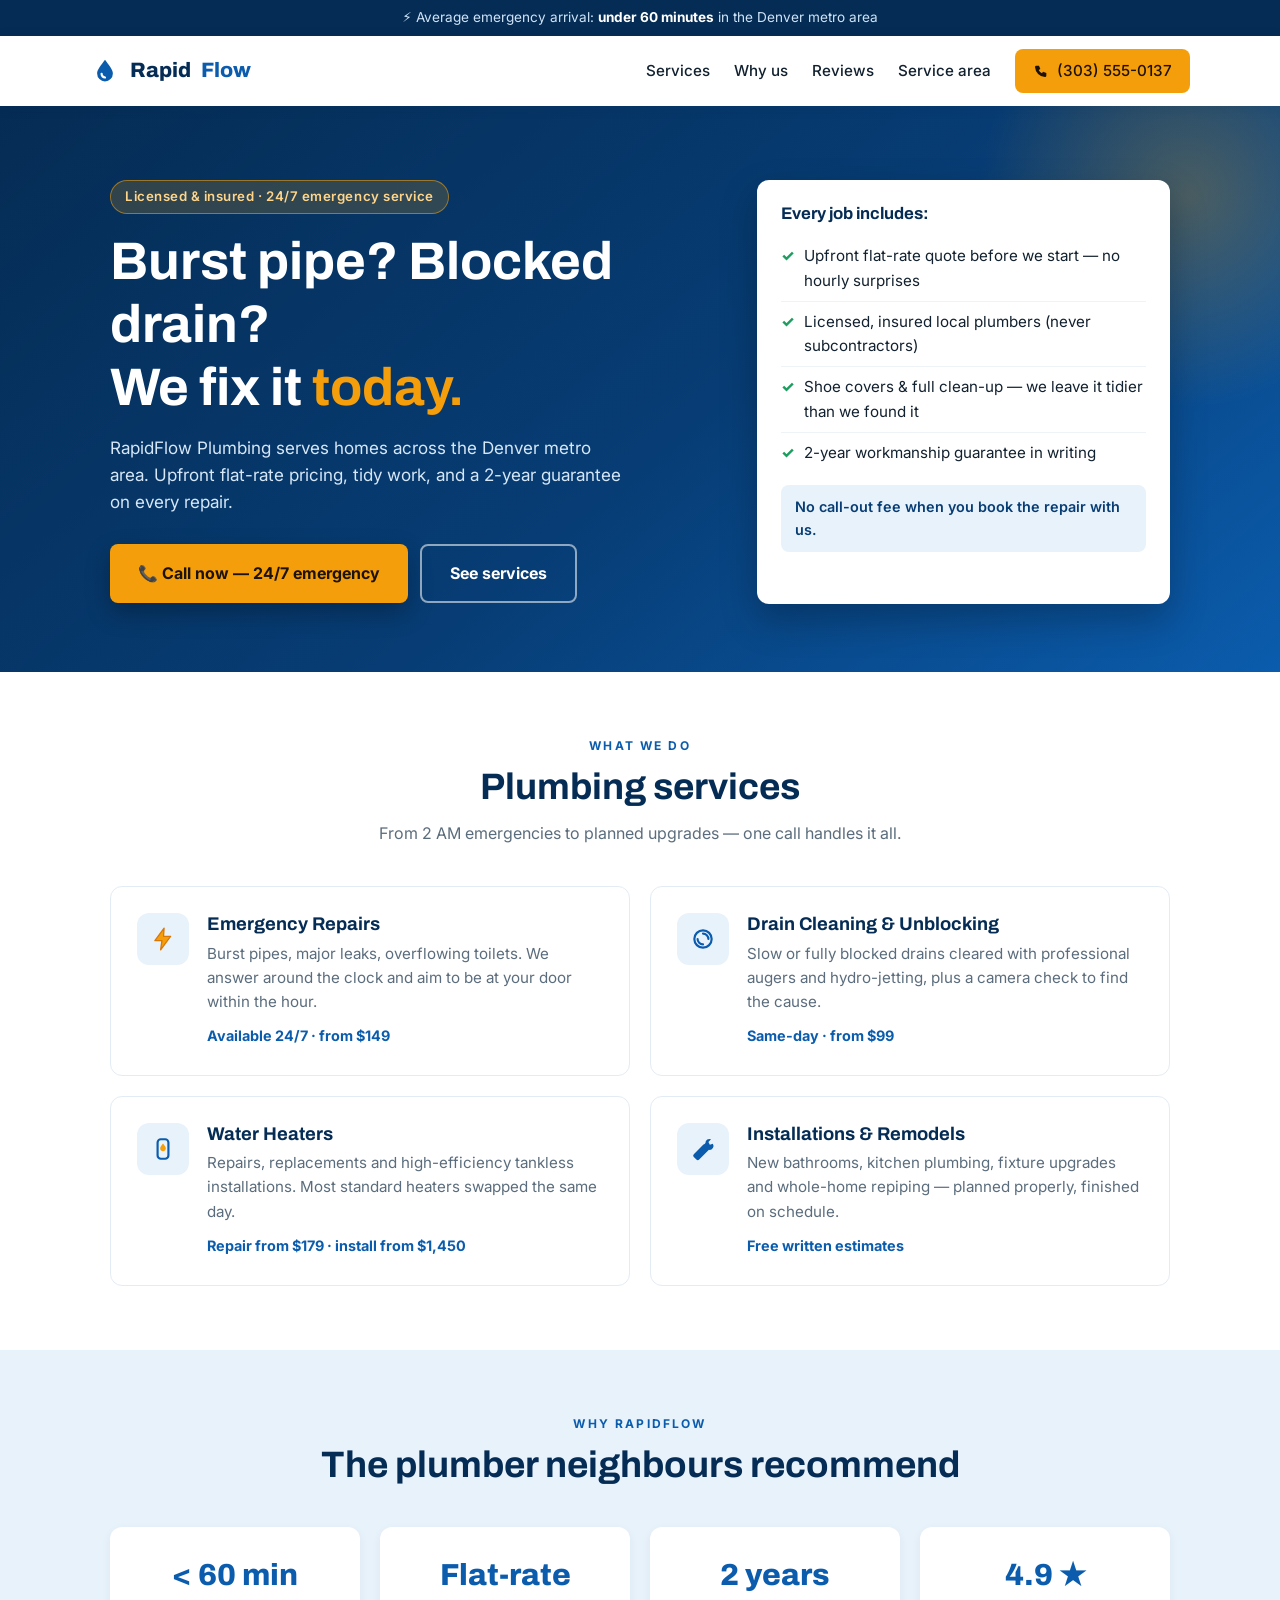
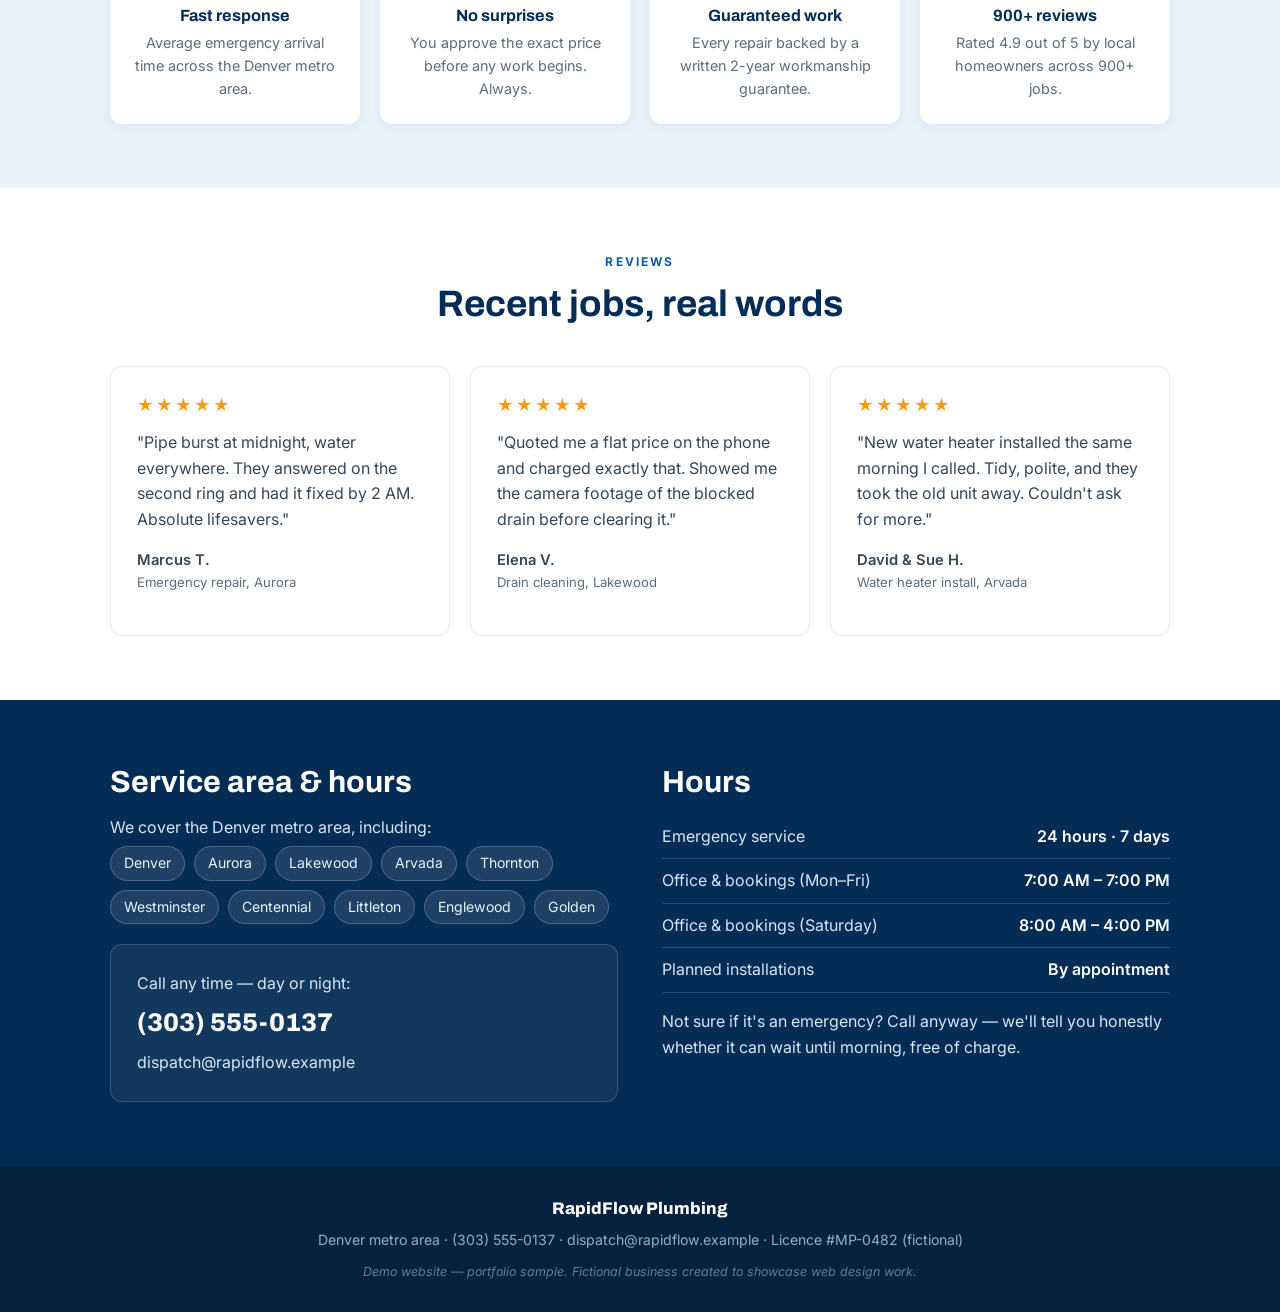
<file: plumber.html>
<!DOCTYPE html>
<html lang="en">
<head>
<meta charset="UTF-8">
<meta name="viewport" content="width=device-width, initial-scale=1.0">
<title>RapidFlow Plumbing — 24/7 Emergency Plumber</title>
<link rel="preconnect" href="https://fonts.googleapis.com">
<link href="https://fonts.googleapis.com/css2?family=Archivo:wght@600;700;800&family=Inter:wght@400;500;600&display=swap" rel="stylesheet">
<style>
  :root{
    --blue:#0b5cad; --blue-dark:#073d75; --blue-deep:#052c54;
    --sky:#e8f2fb; --accent:#f59e0b; --accent-dark:#d97706;
    --ink:#12212f; --muted:#5b6d7d; --radius:12px;
  }
  *{margin:0;padding:0;box-sizing:border-box}
  html{scroll-behavior:smooth}
  body{font-family:'Inter',system-ui,-apple-system,'Segoe UI',sans-serif;color:var(--ink);background:#fff;line-height:1.6}
  h1,h2,h3{font-family:'Archivo','Inter',system-ui,sans-serif;line-height:1.2;color:var(--blue-deep)}
  .wrap{max-width:1100px;margin:0 auto;padding:0 20px}
  a{text-decoration:none}

  /* Top strip + nav */
  .topstrip{background:var(--blue-deep);color:#cfe4f8;font-size:.85rem;padding:7px 0;text-align:center}
  .topstrip strong{color:#fff}
  header{position:sticky;top:0;z-index:50;background:#fff;box-shadow:0 2px 12px rgba(5,44,84,.1)}
  .nav{display:flex;align-items:center;justify-content:space-between;padding:13px 0;gap:12px}
  .logo{display:flex;align-items:center;gap:10px;font-family:'Archivo',sans-serif;font-weight:800;font-size:1.3rem;color:var(--blue-deep)}
  .logo .flow{color:var(--blue)}
  .nav-links{display:flex;gap:24px;align-items:center}
  .nav-links a{color:var(--ink);font-size:.95rem;font-weight:500}
  .nav-links a:hover{color:var(--blue)}
  .call-btn{display:inline-flex;align-items:center;gap:8px;background:var(--accent);color:#1c1206 !important;font-weight:700;padding:10px 18px;border-radius:8px;transition:background .15s ease,transform .15s ease;white-space:nowrap}
  .call-btn:hover{background:var(--accent-dark);color:#fff !important;transform:translateY(-1px)}

  /* Hero */
  .hero{background:linear-gradient(140deg,var(--blue-deep) 0%,var(--blue-dark) 55%,var(--blue) 100%);color:#fff;padding:74px 0 68px;position:relative;overflow:hidden}
  .hero::after{content:"";position:absolute;right:-140px;top:-140px;width:460px;height:460px;border-radius:50%;background:radial-gradient(circle,rgba(245,158,11,.28),transparent 65%);pointer-events:none}
  .hero-grid{display:grid;grid-template-columns:1.25fr .85fr;gap:40px;align-items:center;position:relative;z-index:1}
  .hero .badge{display:inline-block;background:rgba(245,158,11,.18);border:1px solid rgba(245,158,11,.55);color:#ffd58a;font-weight:600;font-size:.83rem;padding:5px 14px;border-radius:999px;letter-spacing:.04em}
  .hero h1{color:#fff;font-size:clamp(2.1rem,5.4vw,3.3rem);margin:16px 0 14px}
  .hero h1 .hl{color:var(--accent)}
  .hero p{color:#d6e7f7;font-size:1.07rem;max-width:520px;margin-bottom:28px}
  .hero-ctas{display:flex;flex-wrap:wrap;gap:12px}
  .btn{display:inline-flex;align-items:center;gap:9px;padding:15px 28px;border-radius:8px;font-weight:700;font-size:1rem;transition:transform .15s ease,background .15s ease}
  .btn-call{background:var(--accent);color:#1c1206;box-shadow:0 10px 24px rgba(0,0,0,.28)}
  .btn-call:hover{background:var(--accent-dark);color:#fff;transform:translateY(-2px)}
  .btn-outline{border:2px solid rgba(255,255,255,.55);color:#fff}
  .btn-outline:hover{border-color:#fff;transform:translateY(-2px)}
  .hero-card{background:#fff;color:var(--ink);border-radius:var(--radius);padding:24px;box-shadow:0 16px 36px rgba(0,0,0,.25)}
  .hero-card h3{font-size:1.05rem;margin-bottom:12px}
  .hero-card ul{list-style:none}
  .hero-card li{padding:8px 0;border-bottom:1px solid #eef3f8;display:flex;gap:10px;align-items:flex-start;font-size:.95rem}
  .hero-card li:last-child{border-bottom:none}
  .tick{color:#1d9d5f;font-weight:800;flex:none}
  .hero-card .price-note{margin-top:12px;background:var(--sky);border-radius:8px;padding:10px 14px;font-size:.9rem;color:var(--blue-dark);font-weight:600}

  section{padding:64px 0}
  .section-head{text-align:center;max-width:640px;margin:0 auto 40px}
  .section-head .kicker{letter-spacing:.18em;text-transform:uppercase;font-size:.75rem;color:var(--blue);font-weight:700}
  .section-head h2{font-size:clamp(1.7rem,4vw,2.3rem);margin:10px 0 12px}
  .section-head p{color:var(--muted)}

  /* Services */
  .services-grid{display:grid;grid-template-columns:repeat(2,1fr);gap:20px}
  .service{background:#fff;border:1px solid #e3ecf4;border-radius:var(--radius);padding:26px;display:flex;gap:18px;transition:box-shadow .15s ease,transform .15s ease,border-color .15s ease}
  .service:hover{box-shadow:0 12px 28px rgba(11,92,173,.13);transform:translateY(-3px);border-color:#c4dcee}
  .service .icon{flex:none;width:52px;height:52px;border-radius:12px;background:var(--sky);display:flex;align-items:center;justify-content:center}
  .service h3{font-size:1.15rem;margin-bottom:6px}
  .service p{color:var(--muted);font-size:.95rem}
  .service .from{display:inline-block;margin-top:10px;font-weight:700;color:var(--blue);font-size:.9rem}

  /* Why us */
  .why-sec{background:var(--sky)}
  .why-grid{display:grid;grid-template-columns:repeat(4,1fr);gap:20px}
  .why{background:#fff;border-radius:var(--radius);padding:24px;text-align:center;box-shadow:0 3px 10px rgba(5,44,84,.06)}
  .why .num{font-family:'Archivo',sans-serif;font-weight:800;font-size:1.9rem;color:var(--blue)}
  .why h3{font-size:1.02rem;margin:6px 0}
  .why p{color:var(--muted);font-size:.9rem}

  /* Reviews */
  .reviews-grid{display:grid;grid-template-columns:repeat(3,1fr);gap:20px}
  .review{border:1px solid #e3ecf4;border-radius:var(--radius);padding:26px;background:#fff}
  .stars{color:var(--accent);letter-spacing:2px}
  .review p{margin:12px 0 16px;color:#33475a}
  .review .who{font-weight:600;font-size:.92rem}
  .review .who span{display:block;font-weight:400;color:var(--muted);font-size:.82rem}

  /* Area / contact */
  .area-sec{background:var(--blue-deep);color:#d6e7f7}
  .area-grid{display:grid;grid-template-columns:1fr 1fr;gap:44px}
  .area-sec h2{color:#fff;font-size:1.9rem;margin-bottom:14px}
  .area-list{display:flex;flex-wrap:wrap;gap:9px;margin-top:6px}
  .area-list span{background:rgba(255,255,255,.1);border:1px solid rgba(255,255,255,.2);padding:5px 13px;border-radius:999px;font-size:.88rem;color:#eaf3fc}
  .hours{width:100%;border-collapse:collapse}
  .hours td{padding:9px 0;border-bottom:1px solid rgba(255,255,255,.14);color:#d6e7f7}
  .hours td:last-child{text-align:right;font-weight:600;color:#fff}
  .area-card{background:rgba(255,255,255,.06);border:1px solid rgba(255,255,255,.16);border-radius:var(--radius);padding:26px;margin-top:20px}
  .area-card .big{font-family:'Archivo',sans-serif;font-weight:800;font-size:1.6rem;color:#fff}

  footer{background:#04223f;color:#8fb0cd;padding:30px 0;text-align:center;font-size:.88rem}
  footer .fname{font-family:'Archivo',sans-serif;font-weight:800;color:#fff;font-size:1.05rem;margin-bottom:6px}
  footer .demo{margin-top:10px;font-size:.78rem;color:#5f7f9e;font-style:italic}

  @media (max-width:900px){
    .hero-grid{grid-template-columns:1fr}
    .why-grid{grid-template-columns:1fr 1fr}
    .reviews-grid{grid-template-columns:1fr 1fr}
    .area-grid{grid-template-columns:1fr}
  }
  @media (max-width:560px){
    .nav-links a:not(.call-btn){display:none}
    .services-grid,.reviews-grid{grid-template-columns:1fr}
    .service{flex-direction:column;gap:12px}
    .hero{padding:54px 0}
    section{padding:50px 0}
    .topstrip{font-size:.78rem}
  }
</style>
</head>
<body>

<div class="topstrip">⚡ Average emergency arrival: <strong>under 60 minutes</strong> in the Denver metro area</div>

<header>
  <div class="wrap nav">
    <a class="logo" href="#">
      <svg width="30" height="30" viewBox="0 0 24 24" fill="none" aria-hidden="true"><path d="M12 3c3.2 4.4 6.3 7.9 6.3 11a6.3 6.3 0 1 1-12.6 0C5.7 10.9 8.8 7.4 12 3Z" fill="#0b5cad"/><path d="M9.3 14.3a2.8 2.8 0 0 0 2.7 2.9" stroke="#fff" stroke-width="1.8" stroke-linecap="round"/></svg>
      Rapid<span class="flow">Flow</span>
    </a>
    <nav class="nav-links">
      <a href="#services">Services</a>
      <a href="#why">Why us</a>
      <a href="#reviews">Reviews</a>
      <a href="#area">Service area</a>
      <a class="call-btn" href="tel:+13035550137">
        <svg width="16" height="16" viewBox="0 0 24 24" fill="none" aria-hidden="true"><path d="M5 4h4l2 5-2.5 1.5a11 11 0 0 0 5 5L15 13l5 2v4a2 2 0 0 1-2 2A16 16 0 0 1 3 6a2 2 0 0 1 2-2Z" fill="currentColor"/></svg>
        (303) 555-0137
      </a>
    </nav>
  </div>
</header>

<section class="hero">
  <div class="wrap hero-grid">
    <div>
      <span class="badge">Licensed &amp; insured · 24/7 emergency service</span>
      <h1>Burst pipe? Blocked drain?<br>We fix it <span class="hl">today.</span></h1>
      <p>RapidFlow Plumbing serves homes across the Denver metro area. Upfront flat-rate pricing, tidy work, and a 2-year guarantee on every repair.</p>
      <div class="hero-ctas">
        <a class="btn btn-call" href="tel:+13035550137">📞 Call now — 24/7 emergency</a>
        <a class="btn btn-outline" href="#services">See services</a>
      </div>
    </div>
    <div class="hero-card">
      <h3>Every job includes:</h3>
      <ul>
        <li><span class="tick">✓</span> Upfront flat-rate quote before we start — no hourly surprises</li>
        <li><span class="tick">✓</span> Licensed, insured local plumbers (never subcontractors)</li>
        <li><span class="tick">✓</span> Shoe covers &amp; full clean-up — we leave it tidier than we found it</li>
        <li><span class="tick">✓</span> 2-year workmanship guarantee in writing</li>
      </ul>
      <p class="price-note">No call-out fee when you book the repair with us.</p>
    </div>
  </div>
</section>

<section id="services">
  <div class="wrap">
    <div class="section-head">
      <p class="kicker">What we do</p>
      <h2>Plumbing services</h2>
      <p>From 2 AM emergencies to planned upgrades — one call handles it all.</p>
    </div>
    <div class="services-grid">
      <div class="service">
        <div class="icon"><svg width="26" height="26" viewBox="0 0 24 24" fill="none" aria-hidden="true"><path d="M13 2 4.5 13.5H11L9.8 22 19 9.5h-6.5L13 2Z" fill="#f59e0b" stroke="#d97706" stroke-width="1.2" stroke-linejoin="round"/></svg></div>
        <div>
          <h3>Emergency Repairs</h3>
          <p>Burst pipes, major leaks, overflowing toilets. We answer around the clock and aim to be at your door within the hour.</p>
          <span class="from">Available 24/7 · from $149</span>
        </div>
      </div>
      <div class="service">
        <div class="icon"><svg width="26" height="26" viewBox="0 0 24 24" fill="none" aria-hidden="true"><circle cx="12" cy="12" r="8" stroke="#0b5cad" stroke-width="2"/><path d="M12 7a5 5 0 0 1 5 5M12 17a5 5 0 0 1-5-5" stroke="#0b5cad" stroke-width="2" stroke-linecap="round"/></svg></div>
        <div>
          <h3>Drain Cleaning &amp; Unblocking</h3>
          <p>Slow or fully blocked drains cleared with professional augers and hydro-jetting, plus a camera check to find the cause.</p>
          <span class="from">Same-day · from $99</span>
        </div>
      </div>
      <div class="service">
        <div class="icon"><svg width="26" height="26" viewBox="0 0 24 24" fill="none" aria-hidden="true"><rect x="7" y="3" width="10" height="18" rx="3" stroke="#0b5cad" stroke-width="2"/><path d="M12 7c1.6 2 2.6 3.2 2.6 4.4a2.6 2.6 0 1 1-5.2 0C9.4 10.2 10.4 9 12 7Z" fill="#f59e0b"/></svg></div>
        <div>
          <h3>Water Heaters</h3>
          <p>Repairs, replacements and high-efficiency tankless installations. Most standard heaters swapped the same day.</p>
          <span class="from">Repair from $179 · install from $1,450</span>
        </div>
      </div>
      <div class="service">
        <div class="icon"><svg width="26" height="26" viewBox="0 0 24 24" fill="none" aria-hidden="true"><path d="M14.5 6.5a4 4 0 0 1 5.6-3.7l-2.6 2.6 1.4 2.8 3-1A4 4 0 0 1 18 13.4L8.2 23.2a2 2 0 0 1-2.8 0l-2.6-2.6a2 2 0 0 1 0-2.8L12.5 8a4 4 0 0 0 2-1.5Z" transform="scale(.92) translate(1 .5)" fill="#0b5cad"/></svg></div>
        <div>
          <h3>Installations &amp; Remodels</h3>
          <p>New bathrooms, kitchen plumbing, fixture upgrades and whole-home repiping — planned properly, finished on schedule.</p>
          <span class="from">Free written estimates</span>
        </div>
      </div>
    </div>
  </div>
</section>

<section id="why" class="why-sec">
  <div class="wrap">
    <div class="section-head">
      <p class="kicker">Why RapidFlow</p>
      <h2>The plumber neighbours recommend</h2>
    </div>
    <div class="why-grid">
      <div class="why"><div class="num">&lt; 60 min</div><h3>Fast response</h3><p>Average emergency arrival time across the Denver metro area.</p></div>
      <div class="why"><div class="num">Flat-rate</div><h3>No surprises</h3><p>You approve the exact price before any work begins. Always.</p></div>
      <div class="why"><div class="num">2 years</div><h3>Guaranteed work</h3><p>Every repair backed by a written 2-year workmanship guarantee.</p></div>
      <div class="why"><div class="num">4.9 ★</div><h3>900+ reviews</h3><p>Rated 4.9 out of 5 by local homeowners across 900+ jobs.</p></div>
    </div>
  </div>
</section>

<section id="reviews">
  <div class="wrap">
    <div class="section-head">
      <p class="kicker">Reviews</p>
      <h2>Recent jobs, real words</h2>
    </div>
    <div class="reviews-grid">
      <div class="review">
        <div class="stars">★★★★★</div>
        <p>"Pipe burst at midnight, water everywhere. They answered on the second ring and had it fixed by 2 AM. Absolute lifesavers."</p>
        <p class="who">Marcus T.<span>Emergency repair, Aurora</span></p>
      </div>
      <div class="review">
        <div class="stars">★★★★★</div>
        <p>"Quoted me a flat price on the phone and charged exactly that. Showed me the camera footage of the blocked drain before clearing it."</p>
        <p class="who">Elena V.<span>Drain cleaning, Lakewood</span></p>
      </div>
      <div class="review">
        <div class="stars">★★★★★</div>
        <p>"New water heater installed the same morning I called. Tidy, polite, and they took the old unit away. Couldn't ask for more."</p>
        <p class="who">David &amp; Sue H.<span>Water heater install, Arvada</span></p>
      </div>
    </div>
  </div>
</section>

<section id="area" class="area-sec">
  <div class="wrap area-grid">
    <div>
      <h2>Service area &amp; hours</h2>
      <p>We cover the Denver metro area, including:</p>
      <div class="area-list">
        <span>Denver</span><span>Aurora</span><span>Lakewood</span><span>Arvada</span>
        <span>Thornton</span><span>Westminster</span><span>Centennial</span><span>Littleton</span>
        <span>Englewood</span><span>Golden</span>
      </div>
      <div class="area-card">
        <p style="margin-bottom:6px">Call any time — day or night:</p>
        <p class="big">(303) 555-0137</p>
        <p style="margin-top:6px">dispatch@rapidflow.example</p>
      </div>
    </div>
    <div>
      <h2>Hours</h2>
      <table class="hours">
        <tr><td>Emergency service</td><td>24 hours · 7 days</td></tr>
        <tr><td>Office &amp; bookings (Mon–Fri)</td><td>7:00 AM – 7:00 PM</td></tr>
        <tr><td>Office &amp; bookings (Saturday)</td><td>8:00 AM – 4:00 PM</td></tr>
        <tr><td>Planned installations</td><td>By appointment</td></tr>
      </table>
      <p style="margin-top:16px">Not sure if it's an emergency? Call anyway — we'll tell you honestly whether it can wait until morning, free of charge.</p>
    </div>
  </div>
</section>

<footer>
  <div class="wrap">
    <p class="fname">RapidFlow Plumbing</p>
    <p>Denver metro area · (303) 555-0137 · dispatch@rapidflow.example · Licence #MP-0482 (fictional)</p>
    <p class="demo">Demo website — portfolio sample. Fictional business created to showcase web design work.</p>
  </div>
</footer>

</body>
</html>
</file>
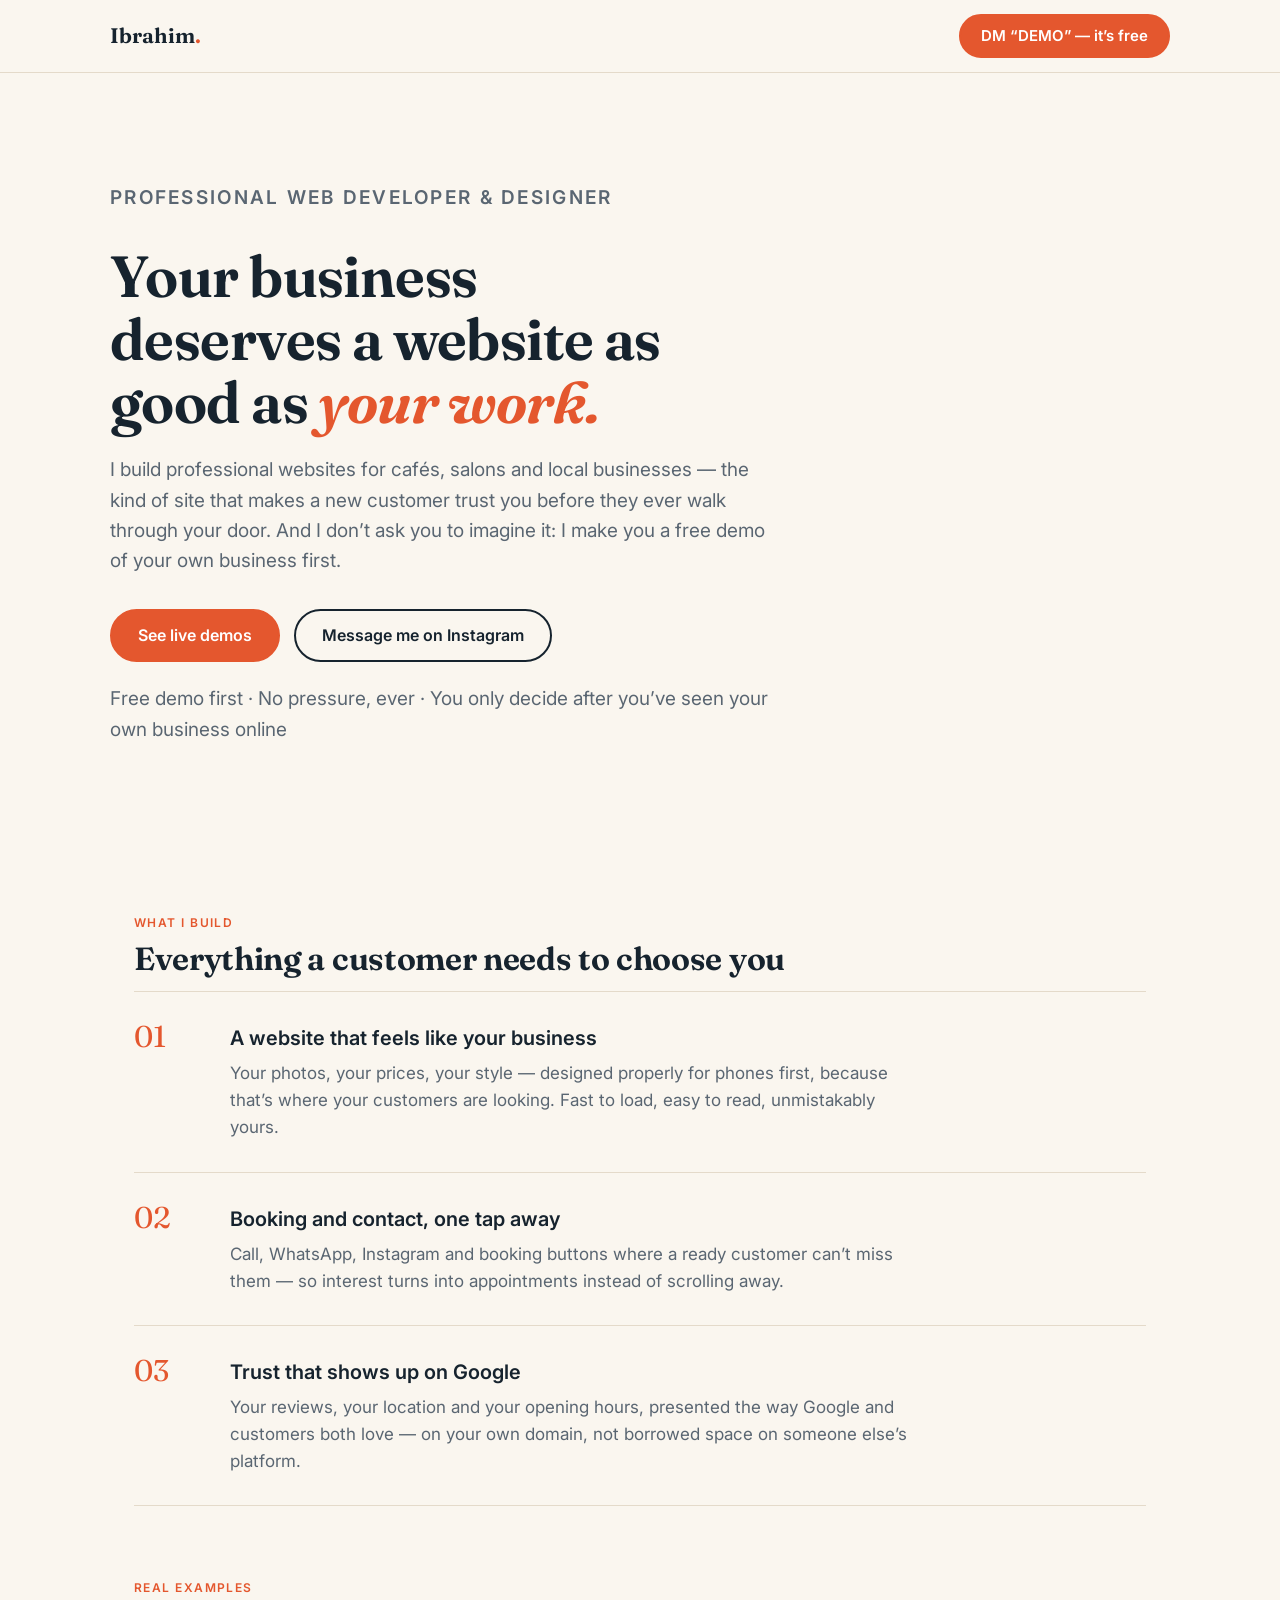
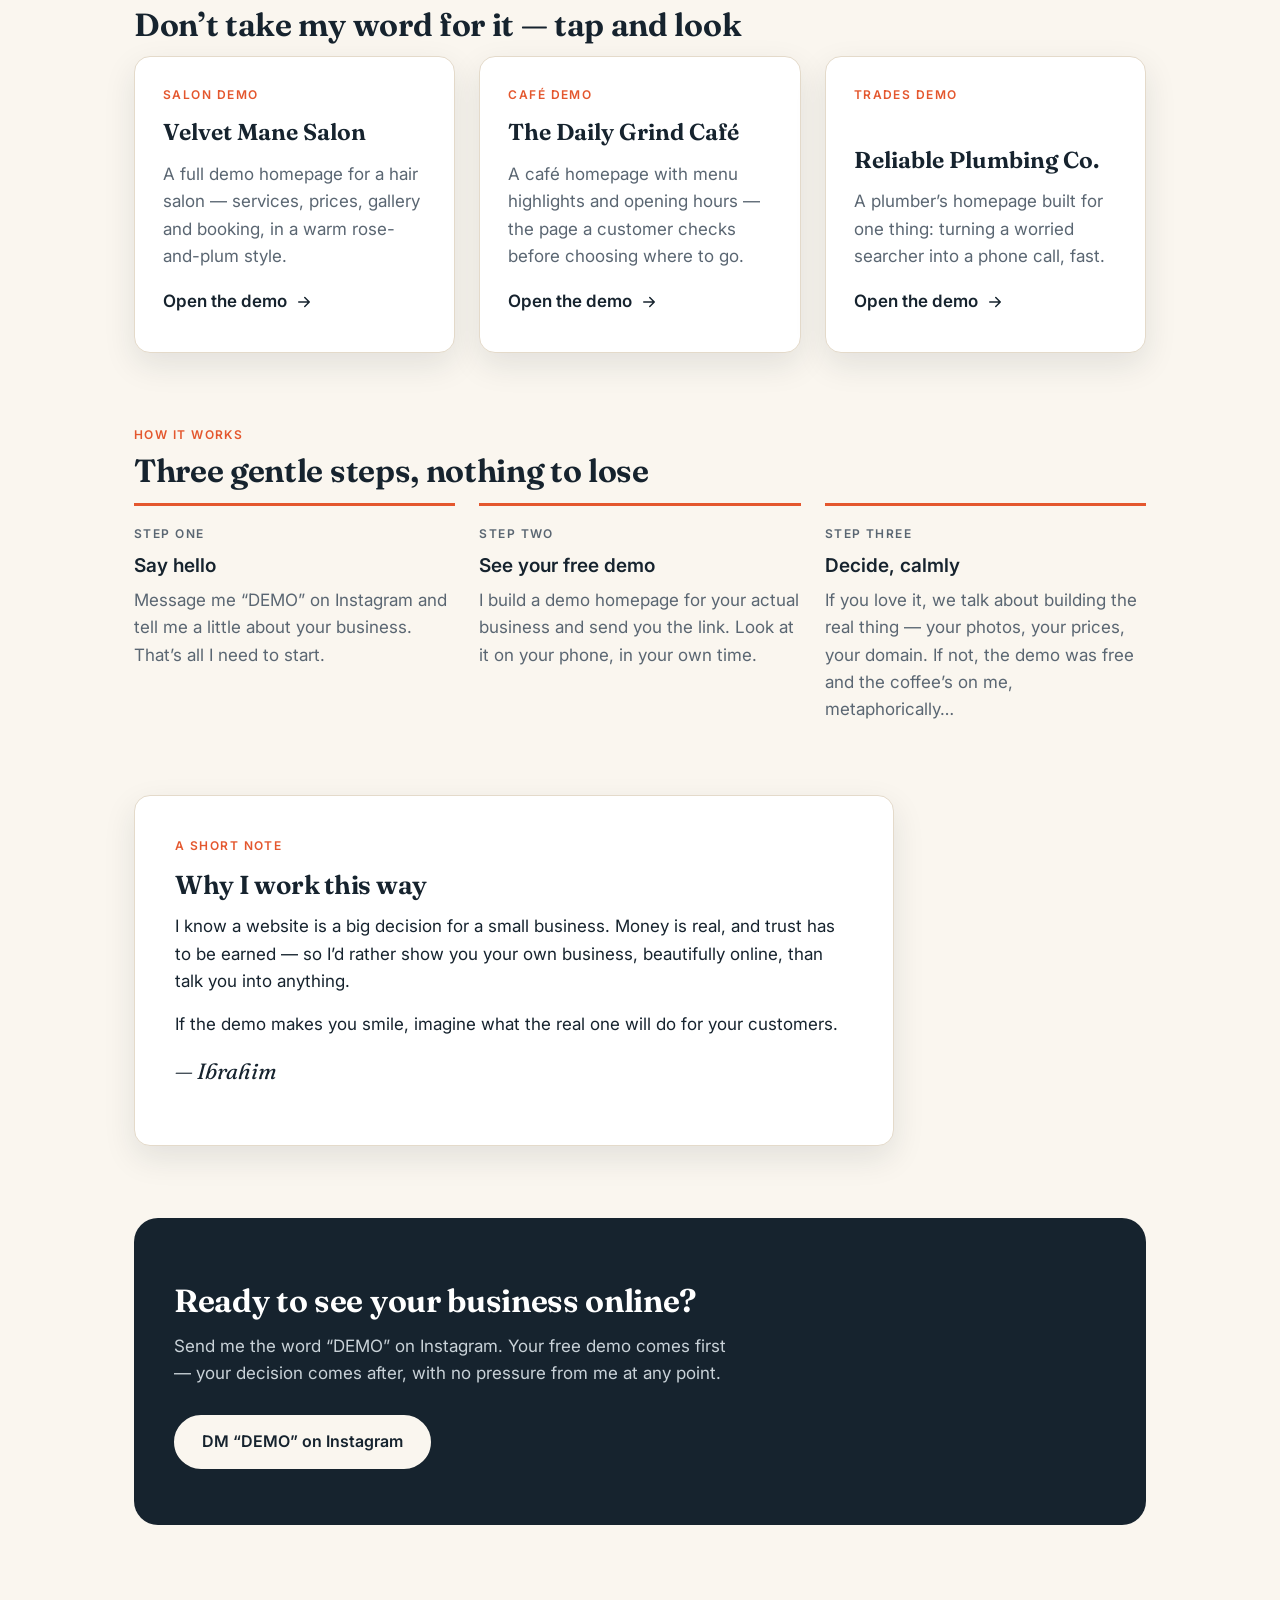
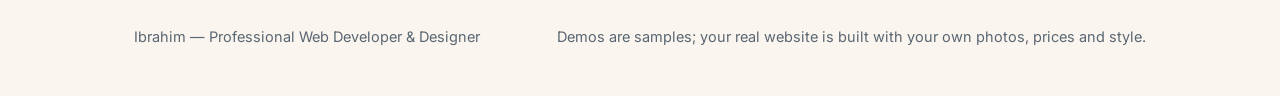
<file: portfolio.html>
<!DOCTYPE html>
<html lang="en">
<head>
<meta charset="UTF-8">
<meta name="viewport" content="width=device-width, initial-scale=1">
<title>Ibrahim — Professional Web Developer &amp; Designer</title>
<meta name="description" content="Professional websites for cafés, salons and local businesses. See a free demo made for your business before you decide anything.">
<link rel="preconnect" href="https://fonts.googleapis.com">
<link rel="preconnect" href="https://fonts.gstatic.com" crossorigin>
<link href="https://fonts.googleapis.com/css2?family=Fraunces:opsz,wght@9..144,560;9..144,640&family=Inter:wght@400;500;600&display=swap" rel="stylesheet">
<style>
  :root{
    --paper:#FAF6EF; --ink:#16232E; --accent:#E4572E; --card:#FFFFFF;
    --line:#E4DACA; --muted:#5A6672;
    --shadow:0 12px 32px rgba(22,35,46,.10);
    --r-card:16px;
  }
  *{margin:0;padding:0;box-sizing:border-box}
  html{scroll-behavior:smooth}
  @media (prefers-reduced-motion: reduce){
    html{scroll-behavior:auto}
    *,*::before,*::after{animation:none!important;transition:none!important}
  }
  body{background:var(--paper);color:var(--ink);font-family:"Inter",system-ui,sans-serif;font-size:17px;line-height:1.6;-webkit-font-smoothing:antialiased}
  .skip{position:absolute;left:-999px;top:0;background:var(--ink);color:#fff;padding:12px 20px;border-radius:0 0 12px 0;z-index:50}
  .skip:focus{left:0}
  a{color:inherit}
  :focus-visible{outline:2px solid var(--accent);outline-offset:3px;border-radius:4px}
  .wrap{max-width:1060px;margin:0 auto;padding:0 24px}
  .label{font-size:12px;font-weight:600;letter-spacing:.12em;text-transform:uppercase;color:var(--accent)}
  h1,h2{font-family:"Fraunces",Georgia,serif;font-weight:640;line-height:1.08;letter-spacing:-.01em}
  h2{font-size:32px;margin:10px 0 14px}
  section{padding:64px 0}
  /* Header */
  header{position:sticky;top:0;background:rgba(250,246,239,.92);backdrop-filter:blur(8px);border-bottom:1px solid var(--line);z-index:20}
  .bar{display:flex;align-items:center;justify-content:space-between;gap:16px;padding:14px 0}
  .brand{font-family:"Fraunces",Georgia,serif;font-size:21px;font-weight:640;text-decoration:none}
  .brand span{color:var(--accent)}
  .btn{display:inline-flex;align-items:center;justify-content:center;min-height:48px;padding:12px 26px;border-radius:999px;font-weight:600;font-size:16px;text-decoration:none;border:2px solid var(--ink);transition:transform .18s ease,background .18s ease,color .18s ease}
  .btn-solid{background:var(--accent);border-color:var(--accent);color:#fff}
  .btn-solid:hover{background:#C9451F;border-color:#C9451F}
  .btn-ghost{background:transparent;color:var(--ink)}
  .btn-ghost:hover{background:var(--ink);color:#fff}
  .btn-light{background:var(--paper);border-color:var(--paper);color:var(--ink)}
  .btn-light:hover{background:#fff;border-color:#fff}
  .bar .btn{min-height:44px;padding:8px 20px;font-size:15px}
  /* Hero */
  .hero{padding:88px 0 72px}
  .hero h1{font-size:clamp(38px,6.2vw,58px);max-width:15ch}
  .hero h1 em{font-style:italic;color:var(--accent)}
  .hero p{max-width:56ch;color:var(--muted);margin:22px 0 32px;font-size:19px}
  .cta-row{display:flex;flex-wrap:wrap;gap:14px}
  .hero-note{margin-top:20px;font-size:14.5px;color:var(--muted)}
  @keyframes rise{from{opacity:0;transform:translateY(14px)}to{opacity:1;transform:none}}
  .rise{animation:rise .7s ease both}
  /* Numbered rows */
  .rows{border-top:1px solid var(--line)}
  .row{display:grid;grid-template-columns:72px 1fr;gap:8px 24px;padding:30px 0;border-bottom:1px solid var(--line);align-items:start}
  .row .num{font-family:"Fraunces",Georgia,serif;font-size:30px;color:var(--accent);line-height:1}
  .row h3{font-size:20px;font-weight:600;margin-bottom:6px}
  .row p{color:var(--muted);max-width:62ch}
  /* Demo cards */
  .cards{display:grid;grid-template-columns:repeat(auto-fit,minmax(280px,1fr));gap:24px;margin-top:8px}
  .card{background:var(--card);border:1px solid var(--line);border-radius:var(--r-card);box-shadow:var(--shadow);padding:28px;display:flex;flex-direction:column;gap:10px}
  .card .tag{font-size:12px;font-weight:600;letter-spacing:.12em;text-transform:uppercase;color:var(--accent)}
  .card h3{font-family:"Fraunces",Georgia,serif;font-size:23px;font-weight:640}
  .card p{color:var(--muted);flex:1}
  .card a{font-weight:600;text-decoration:none;color:var(--ink);display:inline-flex;align-items:center;gap:8px;min-height:44px}
  .card a:hover{color:var(--accent)}
  .card a svg{flex:none}
  /* Process */
  .steps{display:grid;grid-template-columns:repeat(auto-fit,minmax(240px,1fr));gap:24px}
  .step{border-top:3px solid var(--accent);padding-top:18px}
  .step .n{font-size:12px;font-weight:600;letter-spacing:.12em;text-transform:uppercase;color:var(--muted)}
  .step h3{font-size:19px;font-weight:600;margin:8px 0 6px}
  .step p{color:var(--muted)}
  /* Letter */
  .letter{background:var(--card);border:1px solid var(--line);border-radius:var(--r-card);box-shadow:var(--shadow);padding:40px;max-width:760px}
  .letter p{margin-bottom:16px}
  .letter .sig{font-family:"Fraunces",Georgia,serif;font-size:22px;font-style:italic}
  /* Final band */
  .band{background:var(--ink);color:#F4EEE3;border-radius:24px;padding:56px 40px;text-align:left}
  .band h2{color:#fff}
  .band p{color:#C9D2D8;max-width:52ch;margin-bottom:28px}
  footer{padding:36px 0 48px;color:var(--muted);font-size:14.5px;display:flex;justify-content:space-between;flex-wrap:wrap;gap:12px}
  @media (max-width:640px){
    section{padding:48px 0}
    .hero{padding:56px 0 48px}
    .row{grid-template-columns:48px 1fr}
    .letter{padding:28px}
    .band{padding:40px 26px}
  }
</style>
</head>
<body>
<a class="skip" href="#main">Skip to content</a>

<header>
  <div class="wrap bar">
    <a class="brand" href="#">Ibrahim<span>.</span></a>
    <a class="btn btn-solid" href="https://www.instagram.com/mdibrahim.4638" target="_blank" rel="noopener">DM “DEMO” — it’s free</a>
  </div>
</header>

<main id="main">
  <!-- HERO -->
  <div class="wrap hero rise">
    <p class="label">Professional Web Developer &amp; Designer</p>
    <h1>Your business deserves a website as good as <em>your work.</em></h1>
    <p>I build professional websites for cafés, salons and local businesses — the kind of site that makes a new customer trust you before they ever walk through your door. And I don’t ask you to imagine it: I make you a free demo of your own business first.</p>
    <div class="cta-row">
      <a class="btn btn-solid" href="#demos">See live demos</a>
      <a class="btn btn-ghost" href="https://www.instagram.com/mdibrahim.4638" target="_blank" rel="noopener">Message me on Instagram</a>
    </div>
    <p class="hero-note">Free demo first · No pressure, ever · You only decide after you’ve seen your own business online</p>
  </div>

  <!-- WHAT I BUILD -->
  <section aria-labelledby="build-h">
    <div class="wrap">
      <p class="label">What I build</p>
      <h2 id="build-h">Everything a customer needs to choose you</h2>
      <div class="rows">
        <div class="row">
          <div class="num" aria-hidden="true">01</div>
          <div>
            <h3>A website that feels like your business</h3>
            <p>Your photos, your prices, your style — designed properly for phones first, because that’s where your customers are looking. Fast to load, easy to read, unmistakably yours.</p>
          </div>
        </div>
        <div class="row">
          <div class="num" aria-hidden="true">02</div>
          <div>
            <h3>Booking and contact, one tap away</h3>
            <p>Call, WhatsApp, Instagram and booking buttons where a ready customer can’t miss them — so interest turns into appointments instead of scrolling away.</p>
          </div>
        </div>
        <div class="row">
          <div class="num" aria-hidden="true">03</div>
          <div>
            <h3>Trust that shows up on Google</h3>
            <p>Your reviews, your location and your opening hours, presented the way Google and customers both love — on your own domain, not borrowed space on someone else’s platform.</p>
          </div>
        </div>
      </div>
    </div>
  </section>

  <!-- DEMOS -->
  <section id="demos" aria-labelledby="demo-h" style="padding-top:8px">
    <div class="wrap">
      <p class="label">Real examples</p>
      <h2 id="demo-h">Don’t take my word for it — tap and look</h2>
      <div class="cards">
        <article class="card">
          <p class="tag">Salon demo</p>
          <h3>Velvet Mane Salon</h3>
          <p>A full demo homepage for a hair salon — services, prices, gallery and booking, in a warm rose-and-plum style.</p>
          <a href="https://website-demos-lemon.vercel.app/salon.html" target="_blank" rel="noopener">Open the demo
            <svg width="18" height="18" viewBox="0 0 24 24" fill="none" aria-hidden="true"><path d="M5 12h14m-6-6 6 6-6 6" stroke="currentColor" stroke-width="2" stroke-linecap="round" stroke-linejoin="round"/></svg>
          </a>
        </article>
        <article class="card">
          <p class="tag">Café demo</p>
          <h3>The Daily Grind Café</h3>
          <p>A café homepage with menu highlights and opening hours — the page a customer checks before choosing where to go.</p>
          <a href="https://website-demos-lemon.vercel.app/cafe.html" target="_blank" rel="noopener">Open the demo
            <svg width="18" height="18" viewBox="0 0 24 24" fill="none" aria-hidden="true"><path d="M5 12h14m-6-6 6 6-6 6" stroke="currentColor" stroke-width="2" stroke-linecap="round" stroke-linejoin="round"/></svg>
          </a>
        </article>
        <article class="card">
          <p class="tag">Trades demo</p>
          <h3>Reliable Plumbing Co.</h3>
          <p>A plumber’s homepage built for one thing: turning a worried searcher into a phone call, fast.</p>
          <a href="https://website-demos-lemon.vercel.app/plumber.html" target="_blank" rel="noopener">Open the demo
            <svg width="18" height="18" viewBox="0 0 24 24" fill="none" aria-hidden="true"><path d="M5 12h14m-6-6 6 6-6 6" stroke="currentColor" stroke-width="2" stroke-linecap="round" stroke-linejoin="round"/></svg>
          </a>
        </article>
      </div>
    </div>
  </section>

  <!-- PROCESS -->
  <section aria-labelledby="proc-h" style="padding-top:8px">
    <div class="wrap">
      <p class="label">How it works</p>
      <h2 id="proc-h">Three gentle steps, nothing to lose</h2>
      <div class="steps">
        <div class="step">
          <p class="n">Step one</p>
          <h3>Say hello</h3>
          <p>Message me “DEMO” on Instagram and tell me a little about your business. That’s all I need to start.</p>
        </div>
        <div class="step">
          <p class="n">Step two</p>
          <h3>See your free demo</h3>
          <p>I build a demo homepage for your actual business and send you the link. Look at it on your phone, in your own time.</p>
        </div>
        <div class="step">
          <p class="n">Step three</p>
          <h3>Decide, calmly</h3>
          <p>If you love it, we talk about building the real thing — your photos, your prices, your domain. If not, the demo was free and the coffee’s on me, metaphorically…</p>
        </div>
      </div>
    </div>
  </section>

  <!-- LETTER -->
  <section aria-labelledby="letter-h" style="padding-top:8px">
    <div class="wrap">
      <div class="letter">
        <p class="label">A short note</p>
        <h2 id="letter-h" style="font-size:26px">Why I work this way</h2>
        <p>I know a website is a big decision for a small business. Money is real, and trust has to be earned — so I’d rather show you your own business, beautifully online, than talk you into anything.</p>
        <p>If the demo makes you smile, imagine what the real one will do for your customers.</p>
        <p class="sig">— Ibrahim</p>
      </div>
    </div>
  </section>

  <!-- FINAL CTA -->
  <section style="padding-top:8px">
    <div class="wrap">
      <div class="band">
        <h2>Ready to see your business online?</h2>
        <p>Send me the word “DEMO” on Instagram. Your free demo comes first — your decision comes after, with no pressure from me at any point.</p>
        <a class="btn btn-light" href="https://www.instagram.com/mdibrahim.4638" target="_blank" rel="noopener">DM “DEMO” on Instagram</a>
      </div>
    </div>
  </section>
</main>

<footer>
  <div class="wrap" style="display:flex;justify-content:space-between;flex-wrap:wrap;gap:12px;width:100%">
    <span>Ibrahim — Professional Web Developer &amp; Designer</span>
    <span>Demos are samples; your real website is built with your own photos, prices and style.</span>
  </div>
</footer>
</body>
</html>
</file>
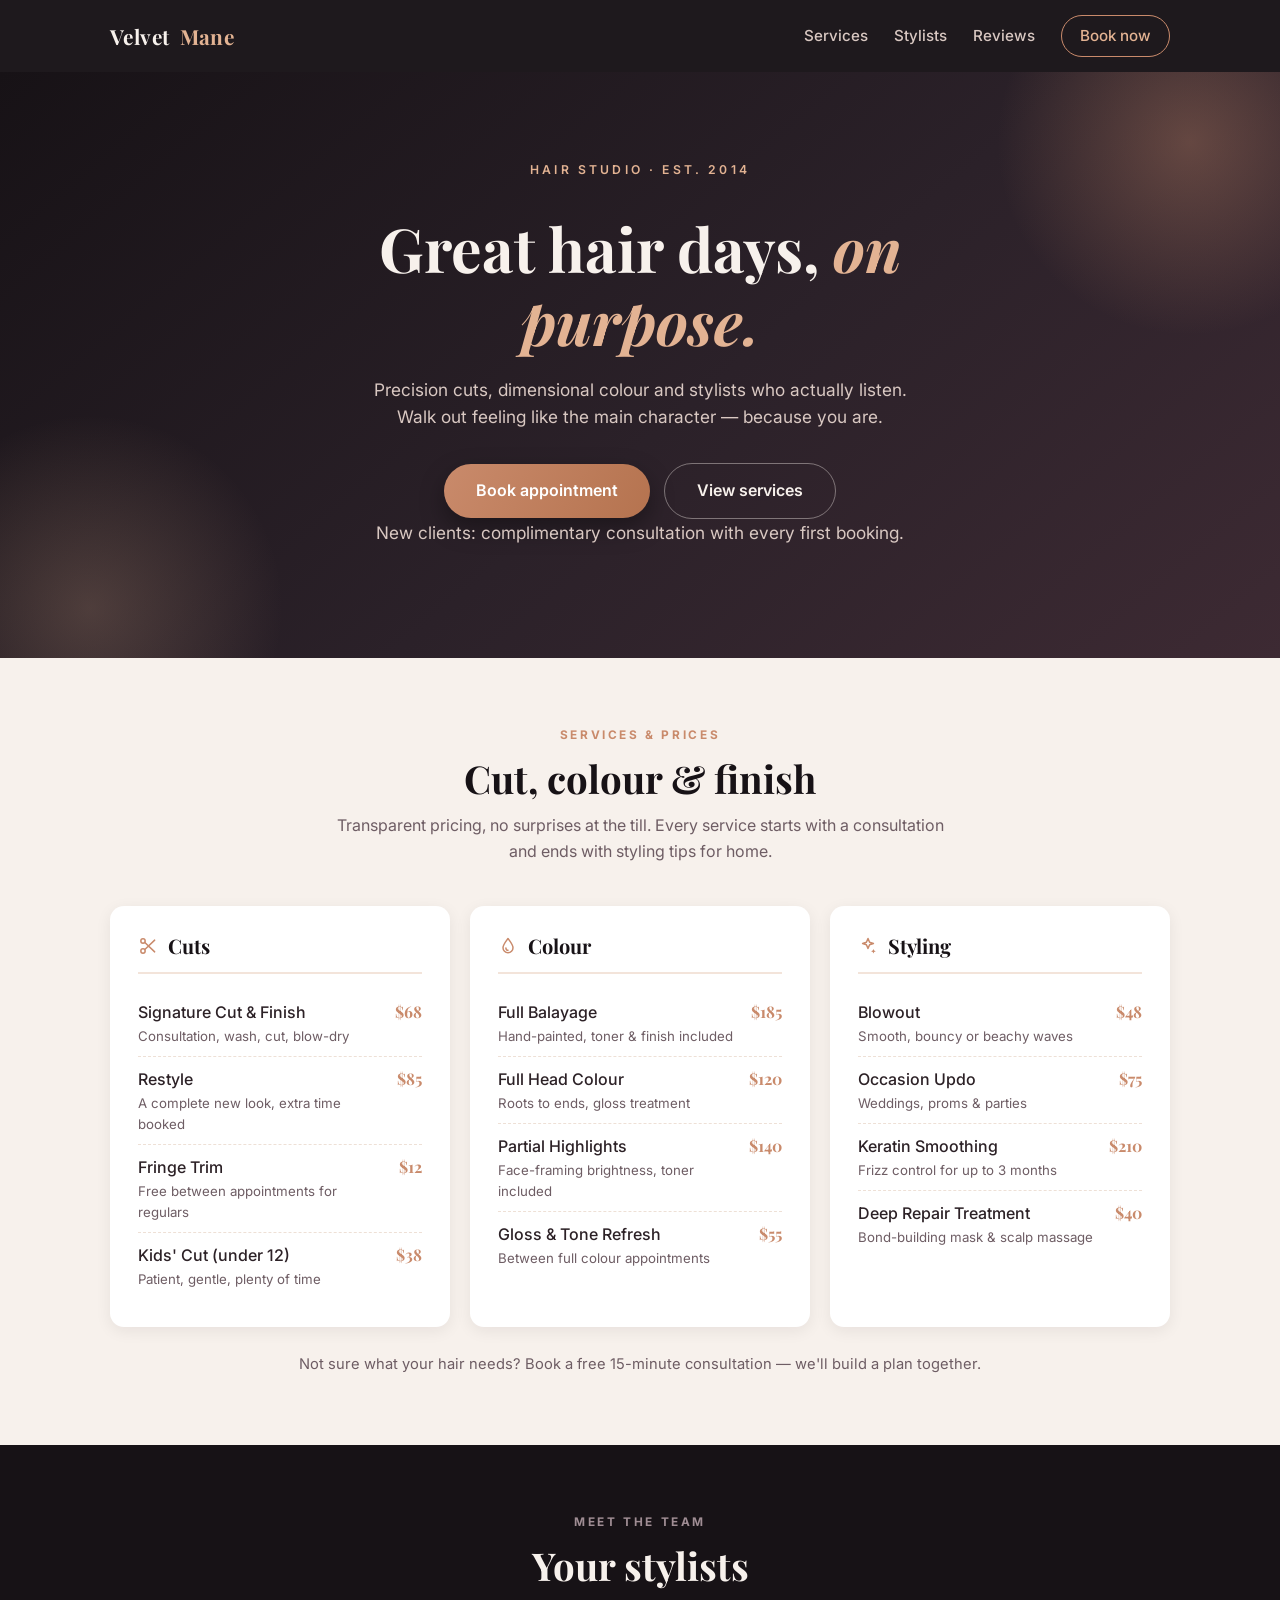
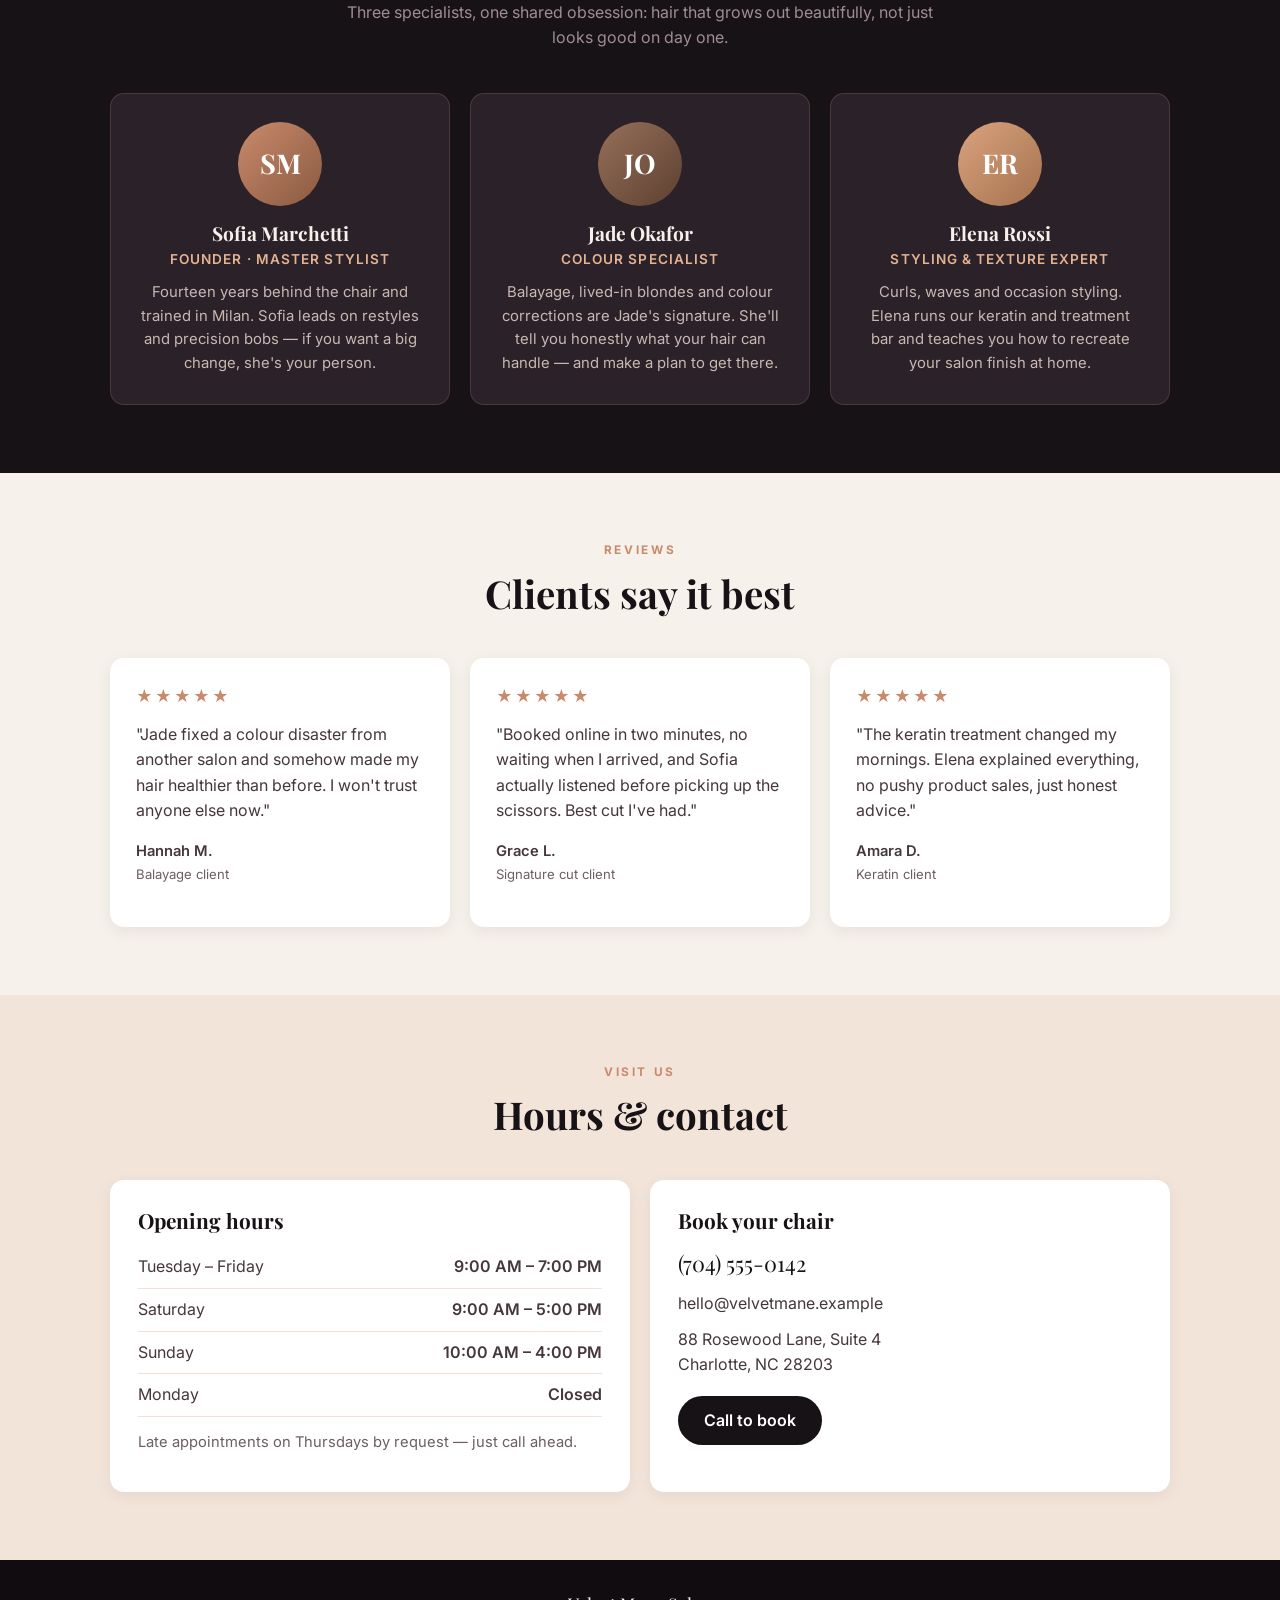
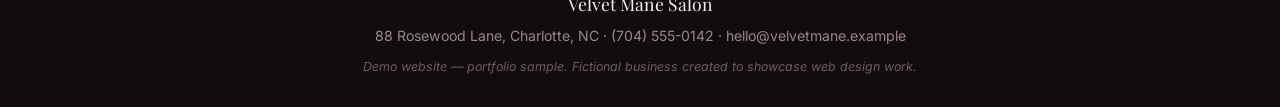
<file: salon.html>
<!DOCTYPE html>
<html lang="en">
<head>
<meta charset="UTF-8">
<meta name="viewport" content="width=device-width, initial-scale=1.0">
<title>Velvet Mane Salon — Hair Studio</title>
<link rel="preconnect" href="https://fonts.googleapis.com">
<link href="https://fonts.googleapis.com/css2?family=Playfair+Display:wght@500;600;700&family=Inter:wght@400;500;600&display=swap" rel="stylesheet">
<style>
  :root{
    --ink:#171216; --ink-2:#221a20; --panel:#2b2129;
    --rose:#c98a6b; --rose-light:#e3b393; --rose-pale:#f3e4da;
    --cream:#f7f1ec; --muted:#a08d94; --muted-dark:#6e5d64;
    --radius:14px;
  }
  *{margin:0;padding:0;box-sizing:border-box}
  html{scroll-behavior:smooth}
  body{font-family:'Inter',system-ui,-apple-system,'Segoe UI',sans-serif;background:var(--cream);color:#2c2126;line-height:1.6}
  h1,h2,h3{font-family:'Playfair Display',Georgia,'Times New Roman',serif;line-height:1.2;color:var(--ink)}
  .wrap{max-width:1100px;margin:0 auto;padding:0 20px}
  a{text-decoration:none}

  /* Nav */
  header{position:sticky;top:0;z-index:50;background:rgba(23,18,22,.97)}
  .nav{display:flex;align-items:center;justify-content:space-between;padding:15px 20px}
  .logo{display:flex;align-items:center;gap:10px;color:var(--cream);font-family:'Playfair Display',Georgia,serif;font-size:1.3rem;font-weight:700;letter-spacing:.02em}
  .logo .amp{color:var(--rose-light)}
  .nav-links{display:flex;gap:26px;align-items:center}
  .nav-links a{color:#d9c8c2;font-size:.95rem;font-weight:500}
  .nav-links a:hover{color:var(--rose-light)}
  .nav-cta{border:1.5px solid var(--rose);color:var(--rose-light) !important;padding:8px 18px;border-radius:999px;font-weight:600;transition:background .15s ease,color .15s ease}
  .nav-cta:hover{background:var(--rose);color:#fff !important}

  /* Hero */
  .hero{background:linear-gradient(140deg,#171216 0%,#2b2129 55%,#3d2a33 100%);color:var(--cream);padding:88px 0 80px;text-align:center;position:relative;overflow:hidden}
  .hero::before{content:"";position:absolute;top:-140px;right:-120px;width:420px;height:420px;border-radius:50%;background:radial-gradient(circle,rgba(201,138,107,.35),transparent 65%);pointer-events:none}
  .hero::after{content:"";position:absolute;bottom:-160px;left:-120px;width:420px;height:420px;border-radius:50%;background:radial-gradient(circle,rgba(227,179,147,.22),transparent 65%);pointer-events:none}
  .hero .kicker{letter-spacing:.26em;text-transform:uppercase;font-size:.76rem;color:var(--rose-light);font-weight:600}
  .hero h1{color:var(--cream);font-size:clamp(2.4rem,6vw,3.8rem);margin:16px auto 18px;max-width:700px}
  .hero h1 em{font-style:italic;color:var(--rose-light)}
  .hero p{max-width:540px;margin:0 auto 32px;color:#d9c8c2;font-size:1.08rem}
  .btn{display:inline-block;padding:14px 32px;border-radius:999px;font-weight:600;font-size:1rem;transition:transform .15s ease,background .15s ease,border-color .15s ease}
  .btn-primary{background:linear-gradient(120deg,var(--rose),#b5734f);color:#fff;box-shadow:0 10px 24px rgba(0,0,0,.35)}
  .btn-primary:hover{transform:translateY(-2px);background:linear-gradient(120deg,#b5734f,var(--rose))}
  .btn-ghost{border:1.5px solid rgba(247,241,236,.4);color:var(--cream);margin-left:10px}
  .btn-ghost:hover{border-color:var(--cream);transform:translateY(-2px)}
  .hero-note{margin-top:22px;font-size:.88rem;color:var(--muted)}

  section{padding:68px 0}
  .section-head{text-align:center;max-width:620px;margin:0 auto 42px}
  .section-head .kicker{letter-spacing:.22em;text-transform:uppercase;font-size:.74rem;color:var(--rose);font-weight:700}
  .section-head h2{font-size:clamp(1.8rem,4vw,2.4rem);margin:10px 0 12px}
  .section-head p{color:var(--muted-dark)}

  /* Services */
  .services-grid{display:grid;grid-template-columns:repeat(3,1fr);gap:20px}
  .service-col{background:#fff;border-radius:var(--radius);padding:28px;box-shadow:0 4px 16px rgba(23,18,22,.07)}
  .service-col h3{font-size:1.25rem;padding-bottom:14px;margin-bottom:16px;border-bottom:2px solid var(--rose-pale);display:flex;align-items:center;gap:10px}
  .service-col h3 svg{flex:none}
  .service-row{display:flex;justify-content:space-between;align-items:baseline;gap:12px;padding:9px 0;border-bottom:1px dashed #eee0d6}
  .service-row:last-child{border-bottom:none}
  .service-row .name{font-weight:500}
  .service-row .desc{display:block;font-weight:400;font-size:.83rem;color:var(--muted-dark)}
  .service-row .price{font-family:'Playfair Display',Georgia,serif;font-weight:700;color:var(--rose);white-space:nowrap}
  .service-note{text-align:center;margin-top:26px;color:var(--muted-dark);font-size:.92rem}

  /* Stylists */
  .stylists-sec{background:var(--ink);color:var(--cream)}
  .stylists-sec .section-head h2{color:var(--cream)}
  .stylists-sec .section-head p{color:var(--muted)}
  .stylists-grid{display:grid;grid-template-columns:repeat(3,1fr);gap:20px}
  .stylist{background:var(--panel);border:1px solid rgba(227,179,147,.16);border-radius:var(--radius);padding:28px;text-align:center}
  .avatar{width:84px;height:84px;border-radius:50%;margin:0 auto 16px;display:flex;align-items:center;justify-content:center;font-family:'Playfair Display',Georgia,serif;font-size:1.7rem;font-weight:700;color:#fff}
  .av-1{background:linear-gradient(135deg,#c98a6b,#8a5a41)}
  .av-2{background:linear-gradient(135deg,#96705a,#5d4030)}
  .av-3{background:linear-gradient(135deg,#d9a37e,#a5714e)}
  .stylist h3{color:var(--cream);font-size:1.2rem}
  .stylist .role{color:var(--rose-light);font-size:.85rem;font-weight:600;letter-spacing:.08em;text-transform:uppercase;margin:4px 0 10px}
  .stylist p{color:#c9b8b1;font-size:.93rem}

  /* Reviews */
  .reviews-grid{display:grid;grid-template-columns:repeat(3,1fr);gap:20px}
  .review{background:#fff;border-radius:var(--radius);padding:26px;box-shadow:0 4px 16px rgba(23,18,22,.07)}
  .stars{color:var(--rose);letter-spacing:2px}
  .review p{margin:12px 0 16px;color:#46363d}
  .review .who{font-weight:600;font-size:.92rem}
  .review .who span{display:block;font-weight:400;color:var(--muted-dark);font-size:.82rem}

  /* Contact / hours */
  .contact-sec{background:var(--rose-pale)}
  .contact-grid{display:grid;grid-template-columns:1fr 1fr;gap:20px}
  .contact-card{background:#fff;border-radius:var(--radius);padding:28px;box-shadow:0 4px 16px rgba(23,18,22,.06)}
  .contact-card h3{font-size:1.3rem;margin-bottom:14px}
  .hours{width:100%;border-collapse:collapse}
  .hours td{padding:8px 0;border-bottom:1px solid #f0e2d8;color:#46363d}
  .hours td:last-child{text-align:right;font-weight:600}
  .contact-card p{color:#46363d;margin-bottom:10px}
  .contact-card .big{font-family:'Playfair Display',Georgia,serif;font-size:1.35rem;color:var(--ink)}
  .btn-dark{display:inline-block;margin-top:8px;background:var(--ink);color:#fff;padding:12px 26px;border-radius:999px;font-weight:600;transition:background .15s ease,transform .15s ease}
  .btn-dark:hover{background:var(--rose);transform:translateY(-2px)}

  footer{background:#100c0f;color:#9a878c;padding:30px 0;text-align:center;font-size:.88rem}
  footer .fname{font-family:'Playfair Display',Georgia,serif;color:var(--cream);font-size:1.1rem;margin-bottom:6px}
  footer .demo{margin-top:10px;font-size:.78rem;color:#6f5d63;font-style:italic}

  @media (max-width:820px){
    .services-grid,.stylists-grid,.reviews-grid{grid-template-columns:1fr 1fr}
    .contact-grid{grid-template-columns:1fr}
  }
  @media (max-width:560px){
    .nav-links a:not(.nav-cta){display:none}
    .services-grid,.stylists-grid,.reviews-grid{grid-template-columns:1fr}
    .hero{padding:62px 0 58px}
    .btn-ghost{margin-left:0;margin-top:10px}
    section{padding:52px 0}
  }
</style>
</head>
<body>

<header>
  <div class="wrap nav">
    <a class="logo" href="#">Velvet <span class="amp">Mane</span></a>
    <nav class="nav-links">
      <a href="#services">Services</a>
      <a href="#stylists">Stylists</a>
      <a href="#reviews">Reviews</a>
      <a href="#contact" class="nav-cta">Book now</a>
    </nav>
  </div>
</header>

<section class="hero">
  <div class="wrap">
    <p class="kicker">Hair studio · Est. 2014</p>
    <h1>Great hair days, <em>on purpose.</em></h1>
    <p>Precision cuts, dimensional colour and stylists who actually listen. Walk out feeling like the main character — because you are.</p>
    <a class="btn btn-primary" href="#contact">Book appointment</a>
    <a class="btn btn-ghost" href="#services">View services</a>
    <p class="hero-note">New clients: complimentary consultation with every first booking.</p>
  </div>
</section>

<section id="services">
  <div class="wrap">
    <div class="section-head">
      <p class="kicker">Services &amp; prices</p>
      <h2>Cut, colour &amp; finish</h2>
      <p>Transparent pricing, no surprises at the till. Every service starts with a consultation and ends with styling tips for home.</p>
    </div>
    <div class="services-grid">
      <div class="service-col">
        <h3><svg width="20" height="20" viewBox="0 0 24 24" fill="none" aria-hidden="true"><circle cx="6" cy="6" r="2.6" stroke="#c98a6b" stroke-width="1.8"/><circle cx="6" cy="18" r="2.6" stroke="#c98a6b" stroke-width="1.8"/><path d="M8.2 7.8 20 19M8.2 16.2 20 5" stroke="#c98a6b" stroke-width="1.8" stroke-linecap="round"/></svg>Cuts</h3>
        <div class="service-row"><div><span class="name">Signature Cut &amp; Finish</span><span class="desc">Consultation, wash, cut, blow-dry</span></div><span class="price">$68</span></div>
        <div class="service-row"><div><span class="name">Restyle</span><span class="desc">A complete new look, extra time booked</span></div><span class="price">$85</span></div>
        <div class="service-row"><div><span class="name">Fringe Trim</span><span class="desc">Free between appointments for regulars</span></div><span class="price">$12</span></div>
        <div class="service-row"><div><span class="name">Kids' Cut (under 12)</span><span class="desc">Patient, gentle, plenty of time</span></div><span class="price">$38</span></div>
      </div>
      <div class="service-col">
        <h3><svg width="20" height="20" viewBox="0 0 24 24" fill="none" aria-hidden="true"><path d="M12 3c3 4.2 6 7.6 6 11a6 6 0 1 1-12 0c0-3.4 3-6.8 6-11Z" stroke="#c98a6b" stroke-width="1.8" stroke-linejoin="round"/><path d="M9.5 14.5a2.6 2.6 0 0 0 2.5 2.7" stroke="#c98a6b" stroke-width="1.8" stroke-linecap="round"/></svg>Colour</h3>
        <div class="service-row"><div><span class="name">Full Balayage</span><span class="desc">Hand-painted, toner &amp; finish included</span></div><span class="price">$185</span></div>
        <div class="service-row"><div><span class="name">Full Head Colour</span><span class="desc">Roots to ends, gloss treatment</span></div><span class="price">$120</span></div>
        <div class="service-row"><div><span class="name">Partial Highlights</span><span class="desc">Face-framing brightness, toner included</span></div><span class="price">$140</span></div>
        <div class="service-row"><div><span class="name">Gloss &amp; Tone Refresh</span><span class="desc">Between full colour appointments</span></div><span class="price">$55</span></div>
      </div>
      <div class="service-col">
        <h3><svg width="20" height="20" viewBox="0 0 24 24" fill="none" aria-hidden="true"><path d="M12 3l1.9 4.6L18.5 9l-4.6 1.4L12 15l-1.9-4.6L5.5 9l4.6-1.4L12 3Z" stroke="#c98a6b" stroke-width="1.8" stroke-linejoin="round"/><path d="M18.5 15.5l.8 2 2 .8-2 .8-.8 2-.8-2-2-.8 2-.8.8-2Z" fill="#c98a6b"/></svg>Styling</h3>
        <div class="service-row"><div><span class="name">Blowout</span><span class="desc">Smooth, bouncy or beachy waves</span></div><span class="price">$48</span></div>
        <div class="service-row"><div><span class="name">Occasion Updo</span><span class="desc">Weddings, proms &amp; parties</span></div><span class="price">$75</span></div>
        <div class="service-row"><div><span class="name">Keratin Smoothing</span><span class="desc">Frizz control for up to 3 months</span></div><span class="price">$210</span></div>
        <div class="service-row"><div><span class="name">Deep Repair Treatment</span><span class="desc">Bond-building mask &amp; scalp massage</span></div><span class="price">$40</span></div>
      </div>
    </div>
    <p class="service-note">Not sure what your hair needs? Book a free 15-minute consultation — we'll build a plan together.</p>
  </div>
</section>

<section id="stylists" class="stylists-sec">
  <div class="wrap">
    <div class="section-head">
      <p class="kicker">Meet the team</p>
      <h2>Your stylists</h2>
      <p>Three specialists, one shared obsession: hair that grows out beautifully, not just looks good on day one.</p>
    </div>
    <div class="stylists-grid">
      <div class="stylist">
        <div class="avatar av-1">SM</div>
        <h3>Sofia Marchetti</h3>
        <p class="role">Founder · Master Stylist</p>
        <p>Fourteen years behind the chair and trained in Milan. Sofia leads on restyles and precision bobs — if you want a big change, she's your person.</p>
      </div>
      <div class="stylist">
        <div class="avatar av-2">JO</div>
        <h3>Jade Okafor</h3>
        <p class="role">Colour Specialist</p>
        <p>Balayage, lived-in blondes and colour corrections are Jade's signature. She'll tell you honestly what your hair can handle — and make a plan to get there.</p>
      </div>
      <div class="stylist">
        <div class="avatar av-3">ER</div>
        <h3>Elena Rossi</h3>
        <p class="role">Styling &amp; Texture Expert</p>
        <p>Curls, waves and occasion styling. Elena runs our keratin and treatment bar and teaches you how to recreate your salon finish at home.</p>
      </div>
    </div>
  </div>
</section>

<section id="reviews">
  <div class="wrap">
    <div class="section-head">
      <p class="kicker">Reviews</p>
      <h2>Clients say it best</h2>
    </div>
    <div class="reviews-grid">
      <div class="review">
        <div class="stars">★★★★★</div>
        <p>"Jade fixed a colour disaster from another salon and somehow made my hair healthier than before. I won't trust anyone else now."</p>
        <p class="who">Hannah M.<span>Balayage client</span></p>
      </div>
      <div class="review">
        <div class="stars">★★★★★</div>
        <p>"Booked online in two minutes, no waiting when I arrived, and Sofia actually listened before picking up the scissors. Best cut I've had."</p>
        <p class="who">Grace L.<span>Signature cut client</span></p>
      </div>
      <div class="review">
        <div class="stars">★★★★★</div>
        <p>"The keratin treatment changed my mornings. Elena explained everything, no pushy product sales, just honest advice."</p>
        <p class="who">Amara D.<span>Keratin client</span></p>
      </div>
    </div>
  </div>
</section>

<section id="contact" class="contact-sec">
  <div class="wrap">
    <div class="section-head">
      <p class="kicker">Visit us</p>
      <h2>Hours &amp; contact</h2>
    </div>
    <div class="contact-grid">
      <div class="contact-card">
        <h3>Opening hours</h3>
        <table class="hours">
          <tr><td>Tuesday – Friday</td><td>9:00 AM – 7:00 PM</td></tr>
          <tr><td>Saturday</td><td>9:00 AM – 5:00 PM</td></tr>
          <tr><td>Sunday</td><td>10:00 AM – 4:00 PM</td></tr>
          <tr><td>Monday</td><td>Closed</td></tr>
        </table>
        <p style="margin-top:14px;font-size:.92rem;color:#6e5d64">Late appointments on Thursdays by request — just call ahead.</p>
      </div>
      <div class="contact-card">
        <h3>Book your chair</h3>
        <p class="big">(704) 555-0142</p>
        <p>hello@velvetmane.example</p>
        <p>88 Rosewood Lane, Suite 4<br>Charlotte, NC 28203</p>
        <a class="btn-dark" href="tel:+17045550142">Call to book</a>
      </div>
    </div>
  </div>
</section>

<footer>
  <div class="wrap">
    <p class="fname">Velvet Mane Salon</p>
    <p>88 Rosewood Lane, Charlotte, NC · (704) 555-0142 · hello@velvetmane.example</p>
    <p class="demo">Demo website — portfolio sample. Fictional business created to showcase web design work.</p>
  </div>
</footer>

</body>
</html>
</file>
<file: harborlight/css/style.css>
html, body {
  margin: 0;
  padding: 0;
  background: #081120;
  min-height: 100%;
}

body {
  display: flex;
  flex-direction: column;
  align-items: center;
  justify-content: center;
  min-height: 100vh;
  font-family: Georgia, 'Times New Roman', serif;
}

#game {
  width: 100%;
  max-width: 1280px;
}

#game canvas {
  display: block;
  margin: 0 auto;
  box-shadow: 0 12px 48px rgba(0, 0, 0, 0.55);
  border-radius: 6px;
}

#caption {
  color: #7E93B5;
  font-size: 14px;
  margin: 12px 16px 20px;
  text-align: center;
}
</file>
<file: ronins-edge/css/style.css>
* { margin: 0; padding: 0; box-sizing: border-box; }
html, body {
  background: #0D0D1A;
  height: 100%;
  overflow: hidden;
  font-family: Verdana, Arial, sans-serif;
  -webkit-user-select: none;
  user-select: none;
  -webkit-tap-highlight-color: transparent;
}
#game {
  width: 100%;
  height: calc(100% - 28px);
  display: flex;
  align-items: center;
  justify-content: center;
}
#game canvas {
  max-width: 100%;
  max-height: 100%;
  touch-action: none;
}
#caption {
  height: 28px;
  line-height: 28px;
  text-align: center;
  color: #8A8A9A;
  font-size: 13px;
  background: #0D0D1A;
}
</file>
